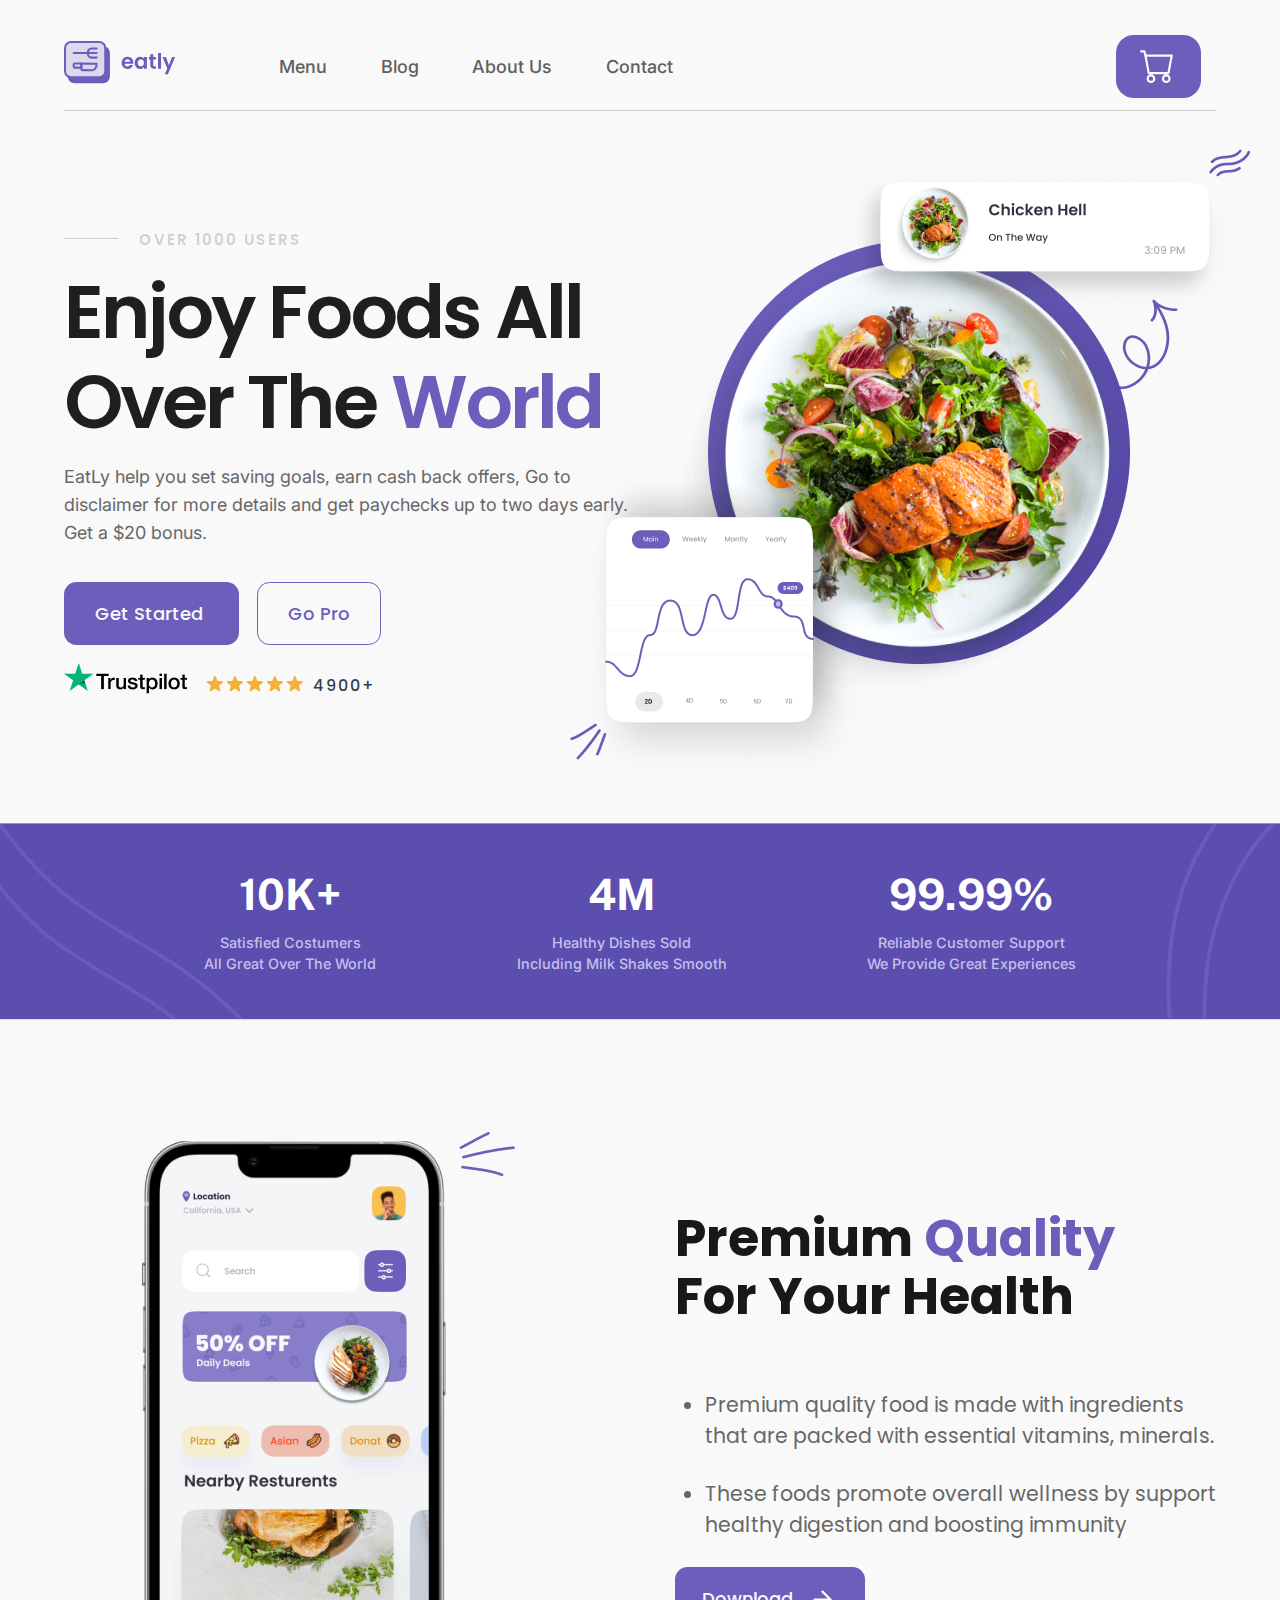
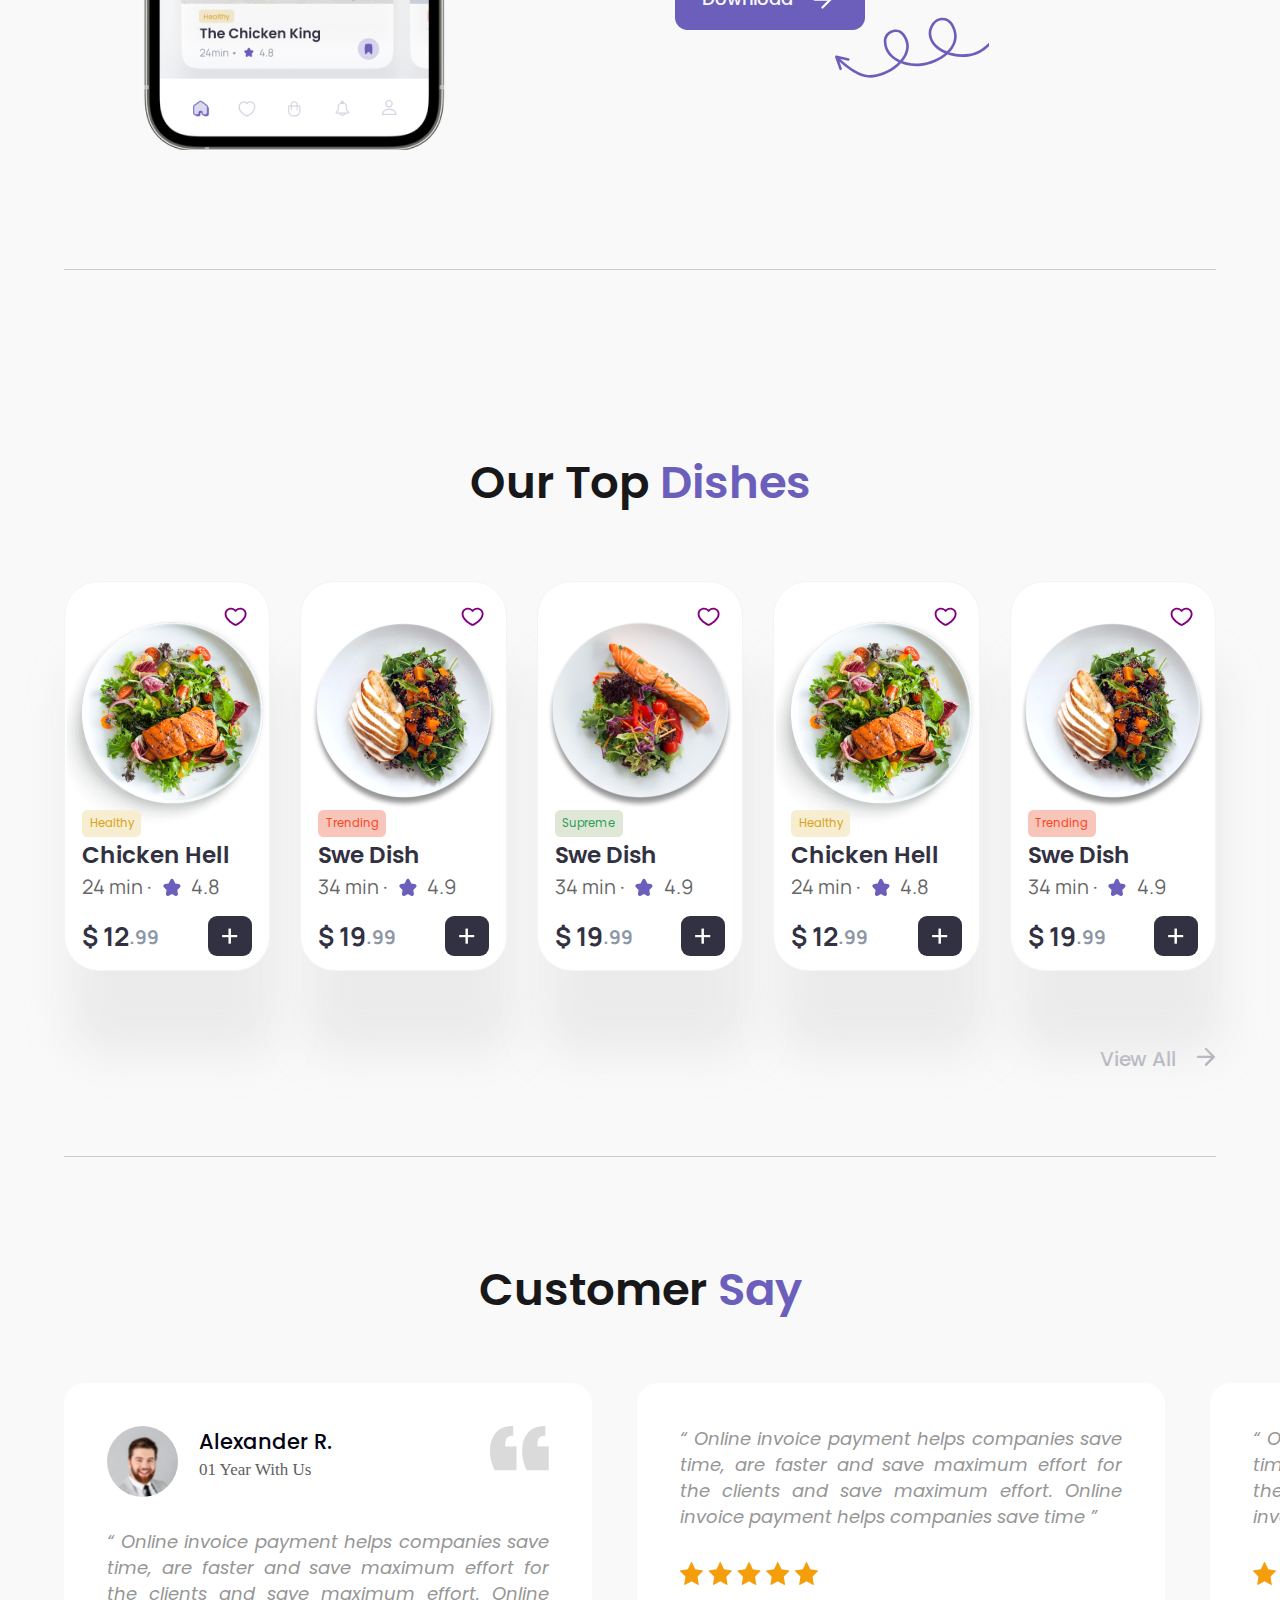
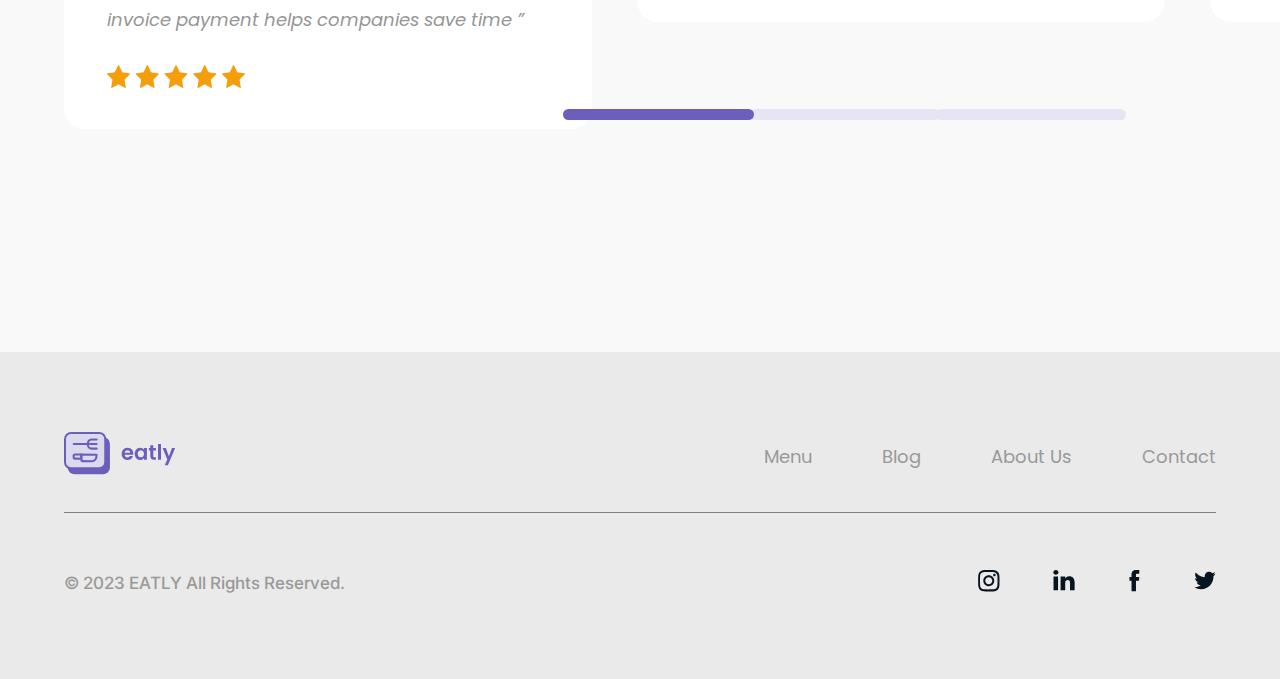
<file: index.html>
<!DOCTYPE html>
<html lang="en">
<head>
    <meta charset="UTF-8">
    <meta name="viewport" content="width=device-width, initial-scale=1.0">
    <link rel="preconnect" href="https://fonts.googleapis.com">
<link rel="preconnect" href="https://fonts.gstatic.com" crossorigin>
<link href="https://fonts.googleapis.com/css2?family=Inter:wght@400;500&family=Manrope:wght@400;700&family=Poppins:wght@400;500;600;700&family=Public+Sans:wght@700&display=swap" rel="stylesheet">
    <link rel="stylesheet" href="/css/style.css">
    <link rel="stylesheet" href="/css/media.css">
    <link rel="icon" href="favicon.svg">
    <title>Eatly</title>
</head>
<body>
    <div class="site">
        <div class="header">
            <div class="container">
                <div class="header__row">                    
                    <nav class="header__nav">
                        <a href="/index.html" class="header__logo">
                            <img src="/img/Logo.svg" alt="Logo">
                        </a>

                        <ul class="header__menu">
                            <li class="menu__item">
                                <a href="/pages/menu.html" class="menu__link">Menu</a>
                            </li>
                            <li class="menu__item">
                                <a href="/pages/blog.html" class="menu__link">Blog</a>
                            </li>
                            <li class="menu__item">
                                <a href="/pages/about.html" class="menu__link">About Us</a>
                            </li>
                            <li class="menu__item">
                                <a href="/pages/contact.html" class="menu__link">Contact</a>
                            </li>
                        </ul>                    
                    </nav>                    
                    
                    <div class="header__button">
                        <a href="/pages/shoping.html" class="btn btn--shop">
                            <svg xmlns="http://www.w3.org/2000/svg" width="34" height="30" fill="currentColor" viewBox="0 0 16 16">
                                <path d="M0 1.5A.5.5 0 0 1 .5 1H2a.5.5 0 0 1 .485.379L2.89 3H14.5a.5.5 0 0 1 .491.592l-1.5 8A.5.5 0 0 1 13 12H4a.5.5 0 0 1-.491-.408L2.01 3.607 1.61 2H.5a.5.5 0 0 1-.5-.5M3.102 4l1.313 7h8.17l1.313-7zM5 12a2 2 0 1 0 0 4 2 2 0 0 0 0-4m7 0a2 2 0 1 0 0 4 2 2 0 0 0 0-4m-7 1a1 1 0 1 1 0 2 1 1 0 0 1 0-2m7 0a1 1 0 1 1 0 2 1 1 0 0 1 0-2"/>
                            </svg>
                        </a>
                    </div>

                    <button class="header__burger">
                        <span></span>
                    </button>
                </div>
            </div>
        </div>

        <div class="promo">
            <div class="container">
                <div class="promo__row">
                    <div class="promo__left">
                        <div class="promo__line"></div>
                        <p class="promo__subtitle">OVER 1000 USERS</p>
                        <h1 class="promo__title">Enjoy Foods All Over The <span>World</span></h1>
                        <p class="promo__text">
                            EatLy help you set saving goals, earn cash back offers, Go to disclaimer for more details and get paychecks up to two days early. Get a $20 bonus.
                        </p>
                        <a href="/pages/menu.html" class="btn btn--get-started">Get Started </a>
                        <a href="https://play.google.com/store/apps?hl=ru&gl=US&pli=1" class="btn btn--Go-pro">Go Pro
                        </a>
                        <div class="promo__left_bottom">
                            <img class="promo__img" src="/img/trustpilot-1.png" alt="img">
                            <svg xmlns="http://www.w3.org/2000/svg" width="96" height="16" viewBox="0 0 96 16" fill="none">
                                <g opacity="0.8">
                                <path d="M6.95816 0.741543C7.27942 -0.247181 8.6782 -0.247181 8.99945 0.741543L10.1473 4.2742C10.291 4.71637 10.703 5.01575 11.1679 5.01575H14.8824C15.922 5.01575 16.3542 6.34607 15.5132 6.95713L12.5081 9.14044C12.132 9.41371 11.9746 9.89811 12.1183 10.3403L13.2661 13.8729C13.5874 14.8617 12.4557 15.6838 11.6147 15.0728L8.6096 12.8895C8.23347 12.6162 7.72415 12.6162 7.34801 12.8895L4.34295 15.0728C3.5019 15.6838 2.37026 14.8617 2.69151 13.8729L3.83935 10.3403C3.98302 9.89811 3.82563 9.41371 3.44949 9.14044L0.444434 6.95713C-0.396625 6.34607 0.0356224 5.01575 1.07523 5.01575H4.78969C5.25461 5.01575 5.66666 4.71637 5.81033 4.2742L6.95816 0.741543Z" fill="#F59E0B"/>
                                <path d="M26.9152 0.741543C27.2364 -0.247181 28.6352 -0.247181 28.9565 0.741543L30.1043 4.2742C30.248 4.71637 30.66 5.01575 31.125 5.01575H34.8394C35.879 5.01575 36.3113 6.34607 35.4702 6.95713L32.4652 9.14044C32.089 9.41371 31.9316 9.89811 32.0753 10.3403L33.2231 13.8729C33.5444 14.8617 32.4128 15.6838 31.5717 15.0728L28.5666 12.8895C28.1905 12.6162 27.6812 12.6162 27.305 12.8895L24.3 15.0728C23.4589 15.6838 22.3273 14.8617 22.6485 13.8729L23.7964 10.3403C23.94 9.89811 23.7827 9.41371 23.4065 9.14044L20.4015 6.95713C19.5604 6.34607 19.9927 5.01575 21.0323 5.01575H24.7467C25.2116 5.01575 25.6237 4.71637 25.7674 4.2742L26.9152 0.741543Z" fill="#F59E0B"/>
                                <path d="M46.8722 0.741543C47.1935 -0.247181 48.5923 -0.247181 48.9135 0.741543L50.0613 4.2742C50.205 4.71637 50.6171 5.01575 51.082 5.01575H54.7965C55.8361 5.01575 56.2683 6.34607 55.4272 6.95713L52.4222 9.14044C52.0461 9.41371 51.8887 9.89811 52.0323 10.3403L53.1802 13.8729C53.5014 14.8617 52.3698 15.6838 51.5287 15.0728L48.5237 12.8895C48.1475 12.6162 47.6382 12.6162 47.2621 12.8895L44.257 15.0728C43.416 15.6838 42.2843 14.8617 42.6056 13.8729L43.7534 10.3403C43.8971 9.89811 43.7397 9.41371 43.3636 9.14044L40.3585 6.95713C39.5174 6.34607 39.9497 5.01575 40.9893 5.01575H44.7037C45.1687 5.01575 45.5807 4.71637 45.7244 4.2742L46.8722 0.741543Z" fill="#F59E0B"/>
                                <path d="M66.8312 0.741543C67.1525 -0.247181 68.5512 -0.247181 68.8725 0.741543L70.0203 4.2742C70.164 4.71637 70.5761 5.01575 71.041 5.01575H74.7554C75.795 5.01575 76.2273 6.34607 75.3862 6.95713L72.3812 9.14044C72.005 9.41371 71.8476 9.89811 71.9913 10.3403L73.1391 13.8729C73.4604 14.8617 72.3288 15.6838 71.4877 15.0728L68.4826 12.8895C68.1065 12.6162 67.5972 12.6162 67.2211 12.8895L64.216 15.0728C63.3749 15.6838 62.2433 14.8617 62.5646 13.8729L63.7124 10.3403C63.8561 9.89811 63.6987 9.41371 63.3225 9.14044L60.3175 6.95713C59.4764 6.34607 59.9087 5.01575 60.9483 5.01575H64.6627C65.1277 5.01575 65.5397 4.71637 65.6834 4.2742L66.8312 0.741543Z" fill="#F59E0B"/>
                                <path d="M86.7882 0.741543C87.1095 -0.247181 88.5083 -0.247181 88.8295 0.741543L89.9774 4.2742C90.121 4.71637 90.5331 5.01575 90.998 5.01575H94.7125C95.7521 5.01575 96.1843 6.34607 95.3433 6.95713L92.3382 9.14044C91.9621 9.41371 91.8047 9.89811 91.9483 10.3403L93.0962 13.8729C93.4174 14.8617 92.2858 15.6838 91.4447 15.0728L88.4397 12.8895C88.0635 12.6162 87.5542 12.6162 87.1781 12.8895L84.173 15.0728C83.332 15.6838 82.2003 14.8617 82.5216 13.8729L83.6694 10.3403C83.8131 9.89811 83.6557 9.41371 83.2796 9.14044L80.2745 6.95713C79.4335 6.34607 79.8657 5.01575 80.9053 5.01575H84.6198C85.0847 5.01575 85.4967 4.71637 85.6404 4.2742L86.7882 0.741543Z" fill="#F59E0B"/>
                                </g>
                            </svg>
                            <span class="promo__subtitle">4900+</span>
                        </div>
                    </div>
                </div>
            </div>
        </div>

        <div class="premimum">
            <div class="container">
                <div class="premimum__row">
                    <div class="premimum__col">
                        <p class="premimum__title">10K+</p>
                        <p class="premimum__text">Satisfied Costumers <br>All Great Over The World </p>
                    </div>
                    <div class="premimum__col">
                        <p class="premimum__title">4M</p>
                        <p class="premimum__text">Healthy Dishes Sold<br>Including Milk Shakes Smooth </p>
                    </div>
                    <div class="premimum__col">
                        <p class="premimum__title">99.99%</p>
                        <p class="premimum__text">Reliable Customer Support<br>We Provide Great Experiences </p>
                    </div>
                </div>
            </div>
        </div>

        <div class="quality">
            <div class="container">
                <div class="quality__row">
                    <div class="quality__col">
                        <h2 class="quality__title">
                            Premium <span>Quality</span><br>For Your Health
                        </h2>
                        <ul class="quality__text">
                            <li>Premium quality food is made with ingredients that are packed with essential vitamins, minerals.</li>
                            <li>These foods promote overall wellness by support healthy digestion and boosting immunity</li>
                        </ul>
                        <div class="quality__button">
                            <a href="https://play.google.com/store/apps?hl=ru&gl=US&pli=1" class="btn btn--download">Download
                                <span><svg width="29" height="28" viewBox="0 0 29 28" fill="none" xmlns="http://www.w3.org/2000/svg">
                                <path d="M6.55469 13.5469H22.3588" stroke="white" stroke-width="2.25773" stroke-linecap="round" stroke-linejoin="round"/>
                                <path d="M14.4561 5.64453L22.3581 13.5466L14.4561 21.4487" stroke="white" stroke-width="2.25773" stroke-linecap="round" stroke-linejoin="round"/>
                                </svg>
                                </span>                            
                            </a>
                            <svg class='quality__decor-2' width="154" height="87" viewBox="0 0 154 87" xmlns="http://www.w3.org/2000/svg">
                                <path d="M168.51 6.14524C168.736 5.44942 168.356 4.70168 167.66 4.4751C166.964 4.24854 166.216 4.62893 165.99 5.32475L168.51 6.14524ZM134.211 38.1393L134.417 39.4481L134.211 38.1393ZM94.9327 16.2392L96.2576 16.2287L94.9327 16.2392ZM106.699 2.00495L106.79 3.32679L106.699 2.00495ZM119.187 12.3894L117.941 12.8395L119.187 12.3894ZM85.8664 47.5723L86.0118 48.8893L85.8664 47.5723ZM50.0898 25.0035L51.4127 24.9278L50.0898 25.0035ZM58.6008 14.038L58.9272 15.3222L58.6008 14.038ZM32.8261 59.2674L32.9313 57.9466L32.8261 59.2674ZM1.37233 39.7189L1.67289 38.4284C1.20208 38.3187 0.708912 38.4742 0.386083 38.834C0.0632658 39.1938 -0.0379848 39.7009 0.121904 40.1571L1.37233 39.7189ZM12.9722 43.781C13.6849 43.947 14.3973 43.5038 14.5633 42.7911C14.7293 42.0784 14.2861 41.3661 13.5734 41.2001L12.9722 43.781ZM4.36582 52.266C4.60787 52.9566 5.3639 53.3202 6.05449 53.0782C6.74509 52.8362 7.10871 52.0801 6.86667 51.3895L4.36582 52.266ZM167.25 5.735C165.99 5.32475 165.99 5.32442 165.99 5.32421C165.99 5.32428 165.99 5.32417 165.99 5.32431C165.99 5.3246 165.99 5.32531 165.989 5.32646C165.989 5.32876 165.987 5.33277 165.985 5.33847C165.982 5.34989 165.975 5.36806 165.967 5.39279C165.95 5.44226 165.924 5.51796 165.889 5.61827C165.819 5.8189 165.711 6.11784 165.564 6.50209C165.271 7.27077 164.824 8.37969 164.214 9.72495C162.993 12.4182 161.123 16.0443 158.531 19.7794C153.33 27.276 145.345 35.0415 134.004 36.8304L134.417 39.4481C146.782 37.4974 155.317 29.0607 160.708 21.2901C163.413 17.3916 165.358 13.6179 166.628 10.8196C167.263 9.41912 167.73 8.2594 168.041 7.44588C168.196 7.03902 168.311 6.71848 168.389 6.49739C168.428 6.38683 168.457 6.30111 168.477 6.24188C168.487 6.21227 168.495 6.18927 168.5 6.1731C168.503 6.16501 168.505 6.15862 168.507 6.15398C168.508 6.15165 168.508 6.14976 168.509 6.1483C168.509 6.14757 168.509 6.14681 168.509 6.14644C168.509 6.14579 168.51 6.14524 167.25 5.735ZM134.004 36.8304C125.148 38.2275 115.647 36.5955 108.382 32.7941C101.099 28.9829 96.3124 23.1503 96.2576 16.2287L93.6077 16.2497C93.6732 24.5238 99.3941 31.0818 107.154 35.1421C114.932 39.212 125.01 40.9322 134.417 39.4481L134.004 36.8304ZM96.2576 16.2287C96.2416 14.2002 97.0816 11.0373 98.8904 8.32693C100.682 5.64226 103.304 3.56809 106.79 3.32679L106.607 0.683114C102.057 0.998027 98.7776 3.72199 96.6862 6.85591C94.6119 9.96411 93.587 13.6403 93.6077 16.2497L96.2576 16.2287ZM106.79 3.32679C110.087 3.09861 112.447 4.40049 114.211 6.284C116.015 8.20966 117.182 10.7376 117.941 12.8395L120.433 11.9393C119.629 9.71127 118.313 6.78656 116.145 4.47227C113.938 2.11582 110.836 0.390421 106.607 0.683114L106.79 3.32679ZM117.941 12.8395C120.967 21.2178 117.74 28.9549 111.233 34.9948C104.704 41.0555 95.0158 45.2291 85.721 46.2553L86.0118 48.8893C95.8117 47.8074 106.047 43.4237 113.036 36.937C120.047 30.4296 123.933 21.6293 120.433 11.9393L117.941 12.8395ZM85.721 46.2553C77.749 47.1355 69.3253 45.6514 62.824 41.9973C56.3496 38.3582 51.8532 32.6242 51.4127 24.9278L48.767 25.0792C49.2704 33.875 54.4526 40.3319 61.5256 44.3074C68.5717 48.2677 77.5643 49.822 86.0118 48.8893L85.721 46.2553ZM51.4127 24.9278C51.2745 22.5139 51.8549 20.4733 53.06 18.8788C54.2673 17.2812 56.1875 16.0186 58.9272 15.3222L58.2744 12.7539C55.074 13.5674 52.5855 15.1114 50.9458 17.281C49.3038 19.4536 48.5988 22.1407 48.767 25.0792L51.4127 24.9278ZM58.9272 15.3222C61.4325 14.6854 63.4587 15.1941 65.1694 16.4251C66.9338 17.6947 68.426 19.7842 69.6426 22.384L72.0428 21.2608C70.7277 18.4505 68.9935 15.912 66.7172 14.2741C64.3872 12.5975 61.5583 11.9191 58.2744 12.7539L58.9272 15.3222ZM69.6426 22.384C73.7169 31.0908 69.408 40.2171 61.3002 47.2331C53.2116 54.2323 41.8197 58.6546 32.9313 57.9466L32.7209 60.5882C42.4857 61.3661 54.5525 56.5765 63.0342 49.237C71.4965 41.9143 76.8694 31.5752 72.0428 21.2608L69.6426 22.384ZM32.9313 57.9466C26.0317 57.397 18.4366 52.7361 12.4277 48.014C9.45504 45.6779 6.93009 43.3751 5.14816 41.6558C4.25787 40.7968 3.55474 40.0851 3.07579 39.5899C2.83636 39.3423 2.65307 39.1489 2.53054 39.0185C2.46928 38.9533 2.42322 38.9038 2.39295 38.8711C2.3778 38.8548 2.36661 38.8426 2.35943 38.8348C2.35585 38.8309 2.35327 38.8281 2.3517 38.8264C2.35091 38.8256 2.35038 38.825 2.35011 38.8247C2.34997 38.8245 2.34996 38.8245 2.34988 38.8244C2.34994 38.8245 2.35004 38.8246 1.37233 39.7189C0.394615 40.6131 0.39485 40.6134 0.395158 40.6137C0.395344 40.6139 0.395711 40.6143 0.396083 40.6147C0.396828 40.6155 0.397834 40.6166 0.39909 40.618C0.401613 40.6208 0.405156 40.6246 0.409706 40.6295C0.418806 40.6394 0.431948 40.6537 0.449073 40.6722C0.48331 40.7091 0.533445 40.763 0.598903 40.8327C0.729812 40.9721 0.922037 41.1748 1.17093 41.4321C1.66864 41.9468 2.39344 42.6803 3.30813 43.5628C5.1362 45.3267 7.72958 47.6923 10.7903 50.0976C16.8481 54.8582 24.9799 59.9716 32.7209 60.5882L32.9313 57.9466ZM1.07177 41.0093L12.9722 43.781L13.5734 41.2001L1.67289 38.4284L1.07177 41.0093ZM0.121904 40.1571L4.36582 52.266L6.86667 51.3895L2.62275 39.2806L0.121904 40.1571Z" fill="#6C5FBC"/>
                            </svg>
    
                        </div>    
                    </div>
                </div>
            </div>
        </div>

        <div class="dishes">
            <div class="container">
                <div class="dishes__row">
                    <h2 class="dishes__title">Our Top <span>Dishes</span></h2>
                    <ul class="dishes__cards">
                        <li class="dishes__item">
                            <div class="dishes__category_card">
                                <div class="dishes__item_like">
                                    <svg width="23" height="19" viewBox="0 0 23 19" fill="purple" xmlns="http://www.w3.org/2000/svg">
                                    <path fill-rule="evenodd" clip-rule="evenodd" d="M0.619141 6.66326C0.619141 3.27576 3.59099 0.66748 7.0793 0.66748C8.87745 0.66748 10.4597 1.51061 11.5951 2.60156C12.7306 1.51061 14.3128 0.66748 16.111 0.66748C19.5993 0.66748 22.5712 3.27576 22.5712 6.66326C22.5712 8.98374 21.5816 11.0244 20.2106 12.7493C18.842 14.4712 17.0517 15.9327 15.3376 17.1202C14.6829 17.5737 14.0206 17.9921 13.4144 18.3009C12.8452 18.5907 12.1907 18.8563 11.5951 18.8563C10.9996 18.8563 10.3451 18.5907 9.77593 18.3009C9.16974 17.9921 8.50739 17.5737 7.85268 17.1202C6.13857 15.9327 4.34831 14.4712 2.9797 12.7493C1.60871 11.0244 0.619141 8.98374 0.619141 6.66326ZM7.0793 2.54908C4.47109 2.54908 2.50074 4.46719 2.50074 6.66326C2.50074 8.42381 3.2481 10.0629 4.4527 11.5785C5.65968 13.0971 7.28368 14.4369 8.9242 15.5735C9.54498 16.0035 10.1297 16.3695 10.6298 16.6242C11.167 16.8977 11.4781 16.9747 11.5951 16.9747C11.7122 16.9747 12.0233 16.8977 12.5605 16.6242C13.0606 16.3695 13.6453 16.0035 14.2661 15.5735C15.9066 14.4369 17.5306 13.0971 18.7376 11.5785C19.9422 10.0629 20.6896 8.42381 20.6896 6.66326C20.6896 4.46719 18.7192 2.54908 16.111 2.54908C14.613 2.54908 13.2143 3.444 12.341 4.57986C12.1629 4.81147 11.8873 4.9472 11.5951 4.9472C11.303 4.9472 11.0274 4.81147 10.8493 4.57986C9.97597 3.444 8.57725 2.54908 7.0793 2.54908Z"/>
                                    </svg> 
                                </div>
                                <h4 class="dishes__category dishes__category_1">Healthy</h4>
                                <div class="dishes__subtitle"> <a href='#'>Chicken Hell</a></div>
                                <div class="dishes__comment">24 min ·<span class="dishes__comment_star"><svg width="26" height="27" viewBox="0 0 26 27" fill="none" xmlns="http://www.w3.org/2000/svg">
                                    <path d="M15.9993 21.687C17.7033 22.6197 19.2019 21.4893 18.876 19.511L18.2909 15.9589L20.7696 13.4433C22.1482 12.0443 21.5786 10.2111 19.6708 9.92245L16.2453 9.40421L14.7209 6.18842C13.867 4.38709 12.013 4.36771 11.1575 6.17244L9.62555 9.40421L6.19999 9.92245C4.29484 10.2107 3.72066 12.0423 5.10119 13.4433L7.57994 15.9589L6.99479 19.511C6.66935 21.4865 8.16507 22.621 9.87149 21.687L12.9354 20.01L15.9993 21.687Z" fill="#6C5FBC"/>
                                    <mask id="mask0_1_16751" style="mask-type:luminance" maskUnits="userSpaceOnUse" x="4" y="4" width="18" height="19">
                                    <path d="M15.9993 21.687C17.7033 22.6197 19.2019 21.4893 18.876 19.511L18.2909 15.9589L20.7696 13.4433C22.1482 12.0443 21.5786 10.2111 19.6708 9.92245L16.2453 9.40421L14.7209 6.18842C13.867 4.38709 12.013 4.36771 11.1575 6.17244L9.62555 9.40421L6.19999 9.92245C4.29484 10.2107 3.72066 12.0423 5.10119 13.4433L7.57994 15.9589L6.99479 19.511C6.66935 21.4865 8.16507 22.621 9.87149 21.687L12.9354 20.01L15.9993 21.687Z" fill="white"/>
                                    </mask>
                                    <g mask="url(#mask0_1_16751)">
                                    </g>
                                    </svg></span><span>4.8</span>   
                                </div>
                                <div class="dishes__price">$ 12<span class="dishes__price_sub">.99</span>
                                    <div class='dishes__add'>
                                    </div>
                                </div>
                            </div>
                        </li>
                        <li class="dishes__item">
                            <div class="dishes__category_card">
                                <div class="dishes__item_like">
                                    <svg width="23" height="19" viewBox="0 0 23 19" fill="purple" xmlns="http://www.w3.org/2000/svg">
                                    <path fill-rule="evenodd" clip-rule="evenodd" d="M0.619141 6.66326C0.619141 3.27576 3.59099 0.66748 7.0793 0.66748C8.87745 0.66748 10.4597 1.51061 11.5951 2.60156C12.7306 1.51061 14.3128 0.66748 16.111 0.66748C19.5993 0.66748 22.5712 3.27576 22.5712 6.66326C22.5712 8.98374 21.5816 11.0244 20.2106 12.7493C18.842 14.4712 17.0517 15.9327 15.3376 17.1202C14.6829 17.5737 14.0206 17.9921 13.4144 18.3009C12.8452 18.5907 12.1907 18.8563 11.5951 18.8563C10.9996 18.8563 10.3451 18.5907 9.77593 18.3009C9.16974 17.9921 8.50739 17.5737 7.85268 17.1202C6.13857 15.9327 4.34831 14.4712 2.9797 12.7493C1.60871 11.0244 0.619141 8.98374 0.619141 6.66326ZM7.0793 2.54908C4.47109 2.54908 2.50074 4.46719 2.50074 6.66326C2.50074 8.42381 3.2481 10.0629 4.4527 11.5785C5.65968 13.0971 7.28368 14.4369 8.9242 15.5735C9.54498 16.0035 10.1297 16.3695 10.6298 16.6242C11.167 16.8977 11.4781 16.9747 11.5951 16.9747C11.7122 16.9747 12.0233 16.8977 12.5605 16.6242C13.0606 16.3695 13.6453 16.0035 14.2661 15.5735C15.9066 14.4369 17.5306 13.0971 18.7376 11.5785C19.9422 10.0629 20.6896 8.42381 20.6896 6.66326C20.6896 4.46719 18.7192 2.54908 16.111 2.54908C14.613 2.54908 13.2143 3.444 12.341 4.57986C12.1629 4.81147 11.8873 4.9472 11.5951 4.9472C11.303 4.9472 11.0274 4.81147 10.8493 4.57986C9.97597 3.444 8.57725 2.54908 7.0793 2.54908Z"/>
                                    </svg> 
                                </div>                                
                                <h4 class="dishes__category dishes__category_2">Trending</h4>
                                <div class="dishes__subtitle"> <a href='#'>Swe Dish</a></div>
                                <div class="dishes__comment">34 min ·<span class="dishes__comment_star"><svg width="26" height="27" viewBox="0 0 26 27" fill="none" xmlns="http://www.w3.org/2000/svg">
                                    <path d="M15.9993 21.687C17.7033 22.6197 19.2019 21.4893 18.876 19.511L18.2909 15.9589L20.7696 13.4433C22.1482 12.0443 21.5786 10.2111 19.6708 9.92245L16.2453 9.40421L14.7209 6.18842C13.867 4.38709 12.013 4.36771 11.1575 6.17244L9.62555 9.40421L6.19999 9.92245C4.29484 10.2107 3.72066 12.0423 5.10119 13.4433L7.57994 15.9589L6.99479 19.511C6.66935 21.4865 8.16507 22.621 9.87149 21.687L12.9354 20.01L15.9993 21.687Z" fill="#6C5FBC"/>
                                    <mask id="mask0_1_16751" style="mask-type:luminance" maskUnits="userSpaceOnUse" x="4" y="4" width="18" height="19">
                                    <path d="M15.9993 21.687C17.7033 22.6197 19.2019 21.4893 18.876 19.511L18.2909 15.9589L20.7696 13.4433C22.1482 12.0443 21.5786 10.2111 19.6708 9.92245L16.2453 9.40421L14.7209 6.18842C13.867 4.38709 12.013 4.36771 11.1575 6.17244L9.62555 9.40421L6.19999 9.92245C4.29484 10.2107 3.72066 12.0423 5.10119 13.4433L7.57994 15.9589L6.99479 19.511C6.66935 21.4865 8.16507 22.621 9.87149 21.687L12.9354 20.01L15.9993 21.687Z" fill="white"/>
                                    </mask>
                                    <g mask="url(#mask0_1_16751)">
                                    </g>
                                    </svg></span><span>4.9</span>
                                </div>                             
                                <div class="dishes__price">$ 19<span class="dishes__price_sub">.99</span>
                                    <div class='dishes__add'>
                                    </div>
                                </div>
                        </div>
                        </li>
                        <li class="dishes__item">
                            <div class="dishes__category_card">
                                <div class="dishes__item_like">
                                    <svg width="23" height="19" viewBox="0 0 23 19" fill="purple" xmlns="http://www.w3.org/2000/svg">
                                    <path fill-rule="evenodd" clip-rule="evenodd" d="M0.619141 6.66326C0.619141 3.27576 3.59099 0.66748 7.0793 0.66748C8.87745 0.66748 10.4597 1.51061 11.5951 2.60156C12.7306 1.51061 14.3128 0.66748 16.111 0.66748C19.5993 0.66748 22.5712 3.27576 22.5712 6.66326C22.5712 8.98374 21.5816 11.0244 20.2106 12.7493C18.842 14.4712 17.0517 15.9327 15.3376 17.1202C14.6829 17.5737 14.0206 17.9921 13.4144 18.3009C12.8452 18.5907 12.1907 18.8563 11.5951 18.8563C10.9996 18.8563 10.3451 18.5907 9.77593 18.3009C9.16974 17.9921 8.50739 17.5737 7.85268 17.1202C6.13857 15.9327 4.34831 14.4712 2.9797 12.7493C1.60871 11.0244 0.619141 8.98374 0.619141 6.66326ZM7.0793 2.54908C4.47109 2.54908 2.50074 4.46719 2.50074 6.66326C2.50074 8.42381 3.2481 10.0629 4.4527 11.5785C5.65968 13.0971 7.28368 14.4369 8.9242 15.5735C9.54498 16.0035 10.1297 16.3695 10.6298 16.6242C11.167 16.8977 11.4781 16.9747 11.5951 16.9747C11.7122 16.9747 12.0233 16.8977 12.5605 16.6242C13.0606 16.3695 13.6453 16.0035 14.2661 15.5735C15.9066 14.4369 17.5306 13.0971 18.7376 11.5785C19.9422 10.0629 20.6896 8.42381 20.6896 6.66326C20.6896 4.46719 18.7192 2.54908 16.111 2.54908C14.613 2.54908 13.2143 3.444 12.341 4.57986C12.1629 4.81147 11.8873 4.9472 11.5951 4.9472C11.303 4.9472 11.0274 4.81147 10.8493 4.57986C9.97597 3.444 8.57725 2.54908 7.0793 2.54908Z"/>
                                    </svg> 
                                </div>
                                <h4 class="dishes__category dishes__category_3">Supreme</h4>
                                <div class="dishes__subtitle"> <a href='#'>Swe Dish</a></div>
                                <div class="dishes__comment">34 min ·<span class="dishes__comment_star"><svg width="26" height="27" viewBox="0 0 26 27" fill="none" xmlns="http://www.w3.org/2000/svg">
                                    <path d="M15.9993 21.687C17.7033 22.6197 19.2019 21.4893 18.876 19.511L18.2909 15.9589L20.7696 13.4433C22.1482 12.0443 21.5786 10.2111 19.6708 9.92245L16.2453 9.40421L14.7209 6.18842C13.867 4.38709 12.013 4.36771 11.1575 6.17244L9.62555 9.40421L6.19999 9.92245C4.29484 10.2107 3.72066 12.0423 5.10119 13.4433L7.57994 15.9589L6.99479 19.511C6.66935 21.4865 8.16507 22.621 9.87149 21.687L12.9354 20.01L15.9993 21.687Z" fill="#6C5FBC"/>
                                    <mask id="mask0_1_16751" style="mask-type:luminance" maskUnits="userSpaceOnUse" x="4" y="4" width="18" height="19">
                                    <path d="M15.9993 21.687C17.7033 22.6197 19.2019 21.4893 18.876 19.511L18.2909 15.9589L20.7696 13.4433C22.1482 12.0443 21.5786 10.2111 19.6708 9.92245L16.2453 9.40421L14.7209 6.18842C13.867 4.38709 12.013 4.36771 11.1575 6.17244L9.62555 9.40421L6.19999 9.92245C4.29484 10.2107 3.72066 12.0423 5.10119 13.4433L7.57994 15.9589L6.99479 19.511C6.66935 21.4865 8.16507 22.621 9.87149 21.687L12.9354 20.01L15.9993 21.687Z" fill="white"/>
                                    </mask>
                                    <g mask="url(#mask0_1_16751)">
                                    </g>
                                    </svg></span><span>4.9</span>    
                                </div>                         
                                <div class="dishes__price">$ 19<span class="dishes__price_sub">.99</span>
                                    <div class='dishes__add'>
                                    </div>
                                </div>
                        </div>
                        </li>
                        <li class="dishes__item">
                            <div class="dishes__category_card">
                                <div class="dishes__item_like">
                                    <svg width="23" height="19" viewBox="0 0 23 19" fill="purple" xmlns="http://www.w3.org/2000/svg">
                                    <path fill-rule="evenodd" clip-rule="evenodd" d="M0.619141 6.66326C0.619141 3.27576 3.59099 0.66748 7.0793 0.66748C8.87745 0.66748 10.4597 1.51061 11.5951 2.60156C12.7306 1.51061 14.3128 0.66748 16.111 0.66748C19.5993 0.66748 22.5712 3.27576 22.5712 6.66326C22.5712 8.98374 21.5816 11.0244 20.2106 12.7493C18.842 14.4712 17.0517 15.9327 15.3376 17.1202C14.6829 17.5737 14.0206 17.9921 13.4144 18.3009C12.8452 18.5907 12.1907 18.8563 11.5951 18.8563C10.9996 18.8563 10.3451 18.5907 9.77593 18.3009C9.16974 17.9921 8.50739 17.5737 7.85268 17.1202C6.13857 15.9327 4.34831 14.4712 2.9797 12.7493C1.60871 11.0244 0.619141 8.98374 0.619141 6.66326ZM7.0793 2.54908C4.47109 2.54908 2.50074 4.46719 2.50074 6.66326C2.50074 8.42381 3.2481 10.0629 4.4527 11.5785C5.65968 13.0971 7.28368 14.4369 8.9242 15.5735C9.54498 16.0035 10.1297 16.3695 10.6298 16.6242C11.167 16.8977 11.4781 16.9747 11.5951 16.9747C11.7122 16.9747 12.0233 16.8977 12.5605 16.6242C13.0606 16.3695 13.6453 16.0035 14.2661 15.5735C15.9066 14.4369 17.5306 13.0971 18.7376 11.5785C19.9422 10.0629 20.6896 8.42381 20.6896 6.66326C20.6896 4.46719 18.7192 2.54908 16.111 2.54908C14.613 2.54908 13.2143 3.444 12.341 4.57986C12.1629 4.81147 11.8873 4.9472 11.5951 4.9472C11.303 4.9472 11.0274 4.81147 10.8493 4.57986C9.97597 3.444 8.57725 2.54908 7.0793 2.54908Z"/>
                                    </svg> 
                                </div>
                                <h4 class="dishes__category dishes__category_1">Healthy</h4>
                                <div class="dishes__subtitle"> <a href='#'>Chicken Hell</a></div>
                                <div class="dishes__comment">24 min ·<span class="dishes__comment_star"><svg width="26" height="27" viewBox="0 0 26 27" fill="none" xmlns="http://www.w3.org/2000/svg">
                                    <path d="M15.9993 21.687C17.7033 22.6197 19.2019 21.4893 18.876 19.511L18.2909 15.9589L20.7696 13.4433C22.1482 12.0443 21.5786 10.2111 19.6708 9.92245L16.2453 9.40421L14.7209 6.18842C13.867 4.38709 12.013 4.36771 11.1575 6.17244L9.62555 9.40421L6.19999 9.92245C4.29484 10.2107 3.72066 12.0423 5.10119 13.4433L7.57994 15.9589L6.99479 19.511C6.66935 21.4865 8.16507 22.621 9.87149 21.687L12.9354 20.01L15.9993 21.687Z" fill="#6C5FBC"/>
                                    <mask id="mask0_1_16751" style="mask-type:luminance" maskUnits="userSpaceOnUse" x="4" y="4" width="18" height="19">
                                    <path d="M15.9993 21.687C17.7033 22.6197 19.2019 21.4893 18.876 19.511L18.2909 15.9589L20.7696 13.4433C22.1482 12.0443 21.5786 10.2111 19.6708 9.92245L16.2453 9.40421L14.7209 6.18842C13.867 4.38709 12.013 4.36771 11.1575 6.17244L9.62555 9.40421L6.19999 9.92245C4.29484 10.2107 3.72066 12.0423 5.10119 13.4433L7.57994 15.9589L6.99479 19.511C6.66935 21.4865 8.16507 22.621 9.87149 21.687L12.9354 20.01L15.9993 21.687Z" fill="white"/>
                                    </mask>
                                    <g mask="url(#mask0_1_16751)">
                                    </g>
                                    </svg></span><span>4.8</span> 
                                </div>                            
                                <div class="dishes__price">$ 12<span class="dishes__price_sub">.99</span>
                                    <div class='dishes__add'>
                                    </div>
                                </div>
                            </div>
                        </li>
                        <li class="dishes__item">
                            <div class="dishes__category_card">
                                <div class="dishes__item_like">
                                    <svg width="23" height="19" viewBox="0 0 23 19" fill="purple" xmlns="http://www.w3.org/2000/svg">
                                    <path fill-rule="evenodd" clip-rule="evenodd" d="M0.619141 6.66326C0.619141 3.27576 3.59099 0.66748 7.0793 0.66748C8.87745 0.66748 10.4597 1.51061 11.5951 2.60156C12.7306 1.51061 14.3128 0.66748 16.111 0.66748C19.5993 0.66748 22.5712 3.27576 22.5712 6.66326C22.5712 8.98374 21.5816 11.0244 20.2106 12.7493C18.842 14.4712 17.0517 15.9327 15.3376 17.1202C14.6829 17.5737 14.0206 17.9921 13.4144 18.3009C12.8452 18.5907 12.1907 18.8563 11.5951 18.8563C10.9996 18.8563 10.3451 18.5907 9.77593 18.3009C9.16974 17.9921 8.50739 17.5737 7.85268 17.1202C6.13857 15.9327 4.34831 14.4712 2.9797 12.7493C1.60871 11.0244 0.619141 8.98374 0.619141 6.66326ZM7.0793 2.54908C4.47109 2.54908 2.50074 4.46719 2.50074 6.66326C2.50074 8.42381 3.2481 10.0629 4.4527 11.5785C5.65968 13.0971 7.28368 14.4369 8.9242 15.5735C9.54498 16.0035 10.1297 16.3695 10.6298 16.6242C11.167 16.8977 11.4781 16.9747 11.5951 16.9747C11.7122 16.9747 12.0233 16.8977 12.5605 16.6242C13.0606 16.3695 13.6453 16.0035 14.2661 15.5735C15.9066 14.4369 17.5306 13.0971 18.7376 11.5785C19.9422 10.0629 20.6896 8.42381 20.6896 6.66326C20.6896 4.46719 18.7192 2.54908 16.111 2.54908C14.613 2.54908 13.2143 3.444 12.341 4.57986C12.1629 4.81147 11.8873 4.9472 11.5951 4.9472C11.303 4.9472 11.0274 4.81147 10.8493 4.57986C9.97597 3.444 8.57725 2.54908 7.0793 2.54908Z"/>
                                    </svg> 
                                </div>
                                <h4 class="dishes__category dishes__category_2">Trending</h4>
                                <div class="dishes__subtitle"> <a href='#'>Swe Dish</a></div>
                                <div class="dishes__comment">34 min ·<span class="dishes__comment_star"><svg width="26" height="27" viewBox="0 0 26 27" fill="none" xmlns="http://www.w3.org/2000/svg">
                                    <path d="M15.9993 21.687C17.7033 22.6197 19.2019 21.4893 18.876 19.511L18.2909 15.9589L20.7696 13.4433C22.1482 12.0443 21.5786 10.2111 19.6708 9.92245L16.2453 9.40421L14.7209 6.18842C13.867 4.38709 12.013 4.36771 11.1575 6.17244L9.62555 9.40421L6.19999 9.92245C4.29484 10.2107 3.72066 12.0423 5.10119 13.4433L7.57994 15.9589L6.99479 19.511C6.66935 21.4865 8.16507 22.621 9.87149 21.687L12.9354 20.01L15.9993 21.687Z" fill="#6C5FBC"/>
                                    <mask id="mask0_1_16751" style="mask-type:luminance" maskUnits="userSpaceOnUse" x="4" y="4" width="18" height="19">
                                    <path d="M15.9993 21.687C17.7033 22.6197 19.2019 21.4893 18.876 19.511L18.2909 15.9589L20.7696 13.4433C22.1482 12.0443 21.5786 10.2111 19.6708 9.92245L16.2453 9.40421L14.7209 6.18842C13.867 4.38709 12.013 4.36771 11.1575 6.17244L9.62555 9.40421L6.19999 9.92245C4.29484 10.2107 3.72066 12.0423 5.10119 13.4433L7.57994 15.9589L6.99479 19.511C6.66935 21.4865 8.16507 22.621 9.87149 21.687L12.9354 20.01L15.9993 21.687Z" fill="white"/>
                                    </mask>
                                    <g mask="url(#mask0_1_16751)">
                                    </g>
                                    </svg></span><span>4.9</span>  
                                </div>                           
                                <div class="dishes__price">$ 19<span class="dishes__price_sub">.99</span>
                                    <div class='dishes__add'>
                                    </div>
                                </div>
                            </div>    
                        </li>
                    </ul>
                    <div class="dishes__button">
                        <a href="#" class="btn btn--view-all">View All <span> <img src="/img/arrow.png" alt="arrow"> </span></a>
                    </div>
                </div>
            </div>
        </div>

        <div class="customer">
            <div class="container">
                <div class="customer__row">
                    <h2 class="customer__title">Customer <span>Say</span></h2>
                    <div class="customer__card">
                        <div class="customer__list">
                            <ul class="customer__slider">
                                <li class="customer__item customer__item-active">
                                    <div class="customer__item_top">
                                        <div class="customer__item_img"></div>
                                        <div class="customer__item_col">
                                            <div class="customer__item_name">Alexander R.</div>
                                            <div class="customer__item_date">01 Year With Us </div>                                            
                                        </div>
                                        <div class="customer__item_decor"><img src="/img/decor6.png" alt="decor"></div>
                                    </div>
                                    <div class="customer__item_row" >    
                                        <div class="customer__item_text ">“ Online invoice payment helps companies save time, are faster and save maximum effort for the clients and save maximum effort. Online invoice payment helps companies save time ”</div>
                                        <div class="customer__item_rating"></div>
                                    </div>
                                </li>
                                <li class="customer__item">
                                    <!-- <div class="customer__item_top">
                                        <div class="customer__item_img"></div>
                                        <div class="customer__item_col">
                                            <div class="customer__item_name">Alexander R.</div>
                                            <div class="customer__item_date">01 Year With Us </div>                                            
                                        </div>
                                        <div class="customer__item_decor"><img src="/img/decor6.png"></div>
                                    </div> -->
                                    <div class="customer__item_row" >    
                                        <div class="customer__item_text ">“ Online invoice payment helps companies save time, are faster and save maximum effort for the clients and save maximum effort. Online invoice payment helps companies save time ”</div>
                                        <div class="customer__item_rating"></div>
                                    </div>
                                </li>
                                <li class="customer__item">
                                    <!-- <div class="customer__item_top">
                                        <div class="customer__item_img"></div>
                                        <div class="customer__item_col">
                                            <div class="customer__item_name">Alexander R.</div>
                                            <div class="customer__item_date">01 Year With Us </div>                                            
                                        </div>
                                        <div class="customer__item_decor"><img src="/img/decor6.png"></div>
                                    </div> -->
                                    <div class="customer__item_row" >    
                                        <div class="customer__item_text ">“ Online invoice payment helps companies save time, are faster and save maximum effort for the clients and save maximum effort. Online invoice payment helps companies save time ”</div>
                                        <div class="customer__item_rating"></div>
                                    </div>
                                </li>
                            </ul>
                        </div>
                        <ul class="customer__slider_control">
                            <li><button class="customer__button customer__button-active"></button></li>
                            <li><button class="customer__button"></button></li>
                            <li><button class="customer__button"></button></li>
                        </ul>    
                    </div>
                </div>
            </div>
        </div>

        <div class="footer">
            <div class="container">
                <div class="footer__row">                    
                    <nav class="footer__nav">
                        <a href="/index.html" class="logo">
                            <img src="/img/Logo.svg" alt="Logo">
                        </a>
                        <ul class="menu menu-footer">
                            <li class="menu__item">
                                <a href="/pages/menu.html" class="menu__link">Menu</a>
                            </li>
                            <li class="menu__item">
                                <a href="/pages/blog.html" class="menu__link">Blog</a>
                            </li>
                            <li class="menu__item">
                                <a href="/pages/about.html" class="menu__link">About Us</a>
                            </li>
                            <li class="menu__item">
                                <a href="/pages/contact.html" class="menu__link">Contact</a>
                            </li>
                        </ul>
                    </nav>
                </div>
                <div class="footer__bottom">
                    <p class="footer__text">© 2023 EATLY All Rights Reserved.</p>
                    <div class="footer__socials">
                        <a href="#" class="footer__icon">
                            <svg width="22" height="22" viewBox="0 0 22 22" xmlns="http://www.w3.org/2000/svg">
                                <path fill-rule="evenodd" clip-rule="evenodd" d="M10.7721 0C12.1916 0.0506994 13.6618 0.0506994 15.0812 0.101392C16.3486 0.152085 17.5146 0.354867 18.6299 1.0139C20.0494 1.87572 20.9112 3.14309 21.2154 4.76533C21.3674 5.72853 21.4181 6.74243 21.4688 7.70564C21.5195 9.83483 21.4688 11.964 21.4688 14.0932C21.4688 15.2085 21.4181 16.3238 21.0633 17.3884C20.3535 19.4669 18.8834 20.7342 16.7542 21.1398C15.791 21.3426 14.7771 21.3426 13.8139 21.3933C11.6846 21.444 9.60615 21.3933 7.47694 21.3933C6.36165 21.3933 5.24635 21.3426 4.18176 20.9877C2.10325 20.278 0.835867 18.8078 0.430303 16.6786C0.227525 15.7154 0.227525 14.7015 0.176829 13.7383C0.126131 11.6091 0.176829 9.47996 0.176829 7.35077C0.176829 6.23549 0.227525 5.1202 0.582391 4.05559C1.29213 1.9771 2.76229 0.709734 4.89148 0.304173C5.8547 0.101399 6.8686 0.101399 7.83181 0.0506994C8.79502 0 9.75823 0 10.7721 0ZM19.5426 10.4939C19.4919 10.4939 19.5426 10.4939 19.5426 10.4939C19.4919 9.6321 19.4919 8.82097 19.4919 7.95916C19.4919 7.14805 19.4412 6.33692 19.3398 5.52581C19.137 3.70078 18.0724 2.4841 16.2981 2.12924C15.3855 1.92646 14.3716 1.92646 13.4591 1.92646C11.6341 1.87577 9.85976 1.87577 8.03473 1.92646C7.12222 1.92646 6.2097 1.97715 5.34788 2.12924C3.82702 2.38271 2.76243 3.24453 2.30617 4.76538C2.15408 5.27233 2.10339 5.77928 2.05269 6.28623C2.002 8.21264 2.002 10.139 2.002 12.0655C2.002 13.2821 2.05269 14.5495 2.15408 15.7662C2.30617 17.5912 3.42146 18.8586 5.2465 19.1627C6.159 19.3148 7.12222 19.3655 8.08543 19.3655C9.85976 19.4162 11.6341 19.3655 13.4591 19.3655C14.2703 19.3655 15.0814 19.3148 15.8925 19.2134C16.6529 19.1627 17.3627 18.9093 17.971 18.4023C18.9849 17.5912 19.3398 16.5266 19.3905 15.3099C19.4919 13.7891 19.4919 12.1668 19.5426 10.4939Z"/>
                                <path fill-rule="evenodd" clip-rule="evenodd" d="M16.2471 10.6962C16.2471 13.7379 13.8137 16.1712 10.772 16.1712C7.73025 16.1712 5.29688 13.7379 5.29688 10.6455C5.29688 7.65453 7.78094 5.22119 10.8227 5.22119C13.8137 5.22119 16.2471 7.65453 16.2471 10.6962ZM10.7719 14.2448C12.6983 14.2448 14.3205 12.6226 14.3205 10.6962C14.3205 8.76976 12.6983 7.14752 10.7719 7.14752C8.79474 7.14752 7.22318 8.76976 7.22318 10.6962C7.17248 12.6226 8.79474 14.2448 10.7719 14.2448Z"/>
                                <path d="M17.7184 4.96758C17.7184 5.67731 17.1607 6.28566 16.451 6.28566C15.7413 6.28566 15.1329 5.67731 15.1836 4.96758C15.1836 4.25785 15.7413 3.7002 16.451 3.7002C17.1607 3.7002 17.7184 4.25784 17.7184 4.96758Z" />
                            </svg>
                        </a>
                        <a href="#" class="footer__icon"><svg width="22" height="21" viewBox="0 0 22 21" xmlns="http://www.w3.org/2000/svg">
                            <path fill-rule="evenodd" clip-rule="evenodd" d="M21.6325 12.4811V20.3602H17.0315V12.9987C17.0315 11.1583 16.3989 9.89304 14.731 9.89304C13.4658 9.89304 12.7181 10.7557 12.373 11.5609C12.258 11.8484 12.2005 12.251 12.2005 12.6536V20.3602H7.59952C7.59952 20.3602 7.65703 7.88013 7.59952 6.61487H12.2005V8.57027C12.2005 8.57027 12.2005 8.62777 12.143 8.62777H12.2005V8.57027C12.8331 7.65008 13.8684 6.26979 16.3414 6.26979C19.332 6.26979 21.6325 8.28271 21.6325 12.4811ZM2.88298 0.000976562C1.33014 0.000976562 0.294922 1.03619 0.294922 2.35897C0.294922 3.68174 1.27263 4.71697 2.82546 4.71697H2.88298C4.49333 4.71697 5.47103 3.68175 5.47103 2.35897C5.41352 1.03619 4.43581 0.000976562 2.88298 0.000976562ZM0.525568 20.3602H5.06905V6.61489H0.525568V20.3602Z"/>
                            </svg>
                        </a>
                        <a href="#" class="footer__icon"><svg width="11" height="22" viewBox="0 0 11 22" xmlns="http://www.w3.org/2000/svg">
                            <path fill-rule="evenodd" clip-rule="evenodd" d="M9.95256 10.6695H6.97166V21.338H2.52644V12.415V10.6695H0.43457V6.90414H2.52644V4.4462C2.52644 2.72041 3.36319 0.000976562 6.97166 0.000976562H10.2663V3.66174H7.913C7.54692 3.66174 6.97166 3.87094 6.97166 4.70768V6.90414H10.3186L9.95256 10.6695Z"/>
                            </svg>
                        </a>
                        <a href="#" class="footer__icon"><svg width="22" height="19" viewBox="0 0 22 19" xmlns="http://www.w3.org/2000/svg">
                            <path fill-rule="evenodd" clip-rule="evenodd" d="M21.6154 2.82596C20.8121 3.1774 20.0088 3.42842 19.1052 3.52883C20.0088 2.97658 20.7117 2.1231 21.0129 1.11901C20.1595 1.62106 19.2056 1.97249 18.2517 2.1733C17.4484 1.31982 16.2937 0.767578 15.0386 0.767578C12.6287 0.767578 10.6707 2.72555 10.6707 5.13537C10.6707 5.48681 10.7209 5.83823 10.7711 6.13947C7.10619 5.93865 3.89307 4.23169 1.73426 1.57085C1.33262 2.22351 1.1318 2.97658 1.1318 3.77985C1.1318 5.28599 1.88488 6.64151 3.08979 7.44478C2.38692 7.44478 1.68406 7.24397 1.0816 6.89253V6.94273C1.0816 9.05133 2.58774 10.8587 4.59594 11.2603C4.2445 11.3607 3.84287 11.4109 3.44122 11.4109C3.14 11.4109 2.88897 11.3607 2.63795 11.3105C3.1902 13.0677 4.79676 14.3228 6.75475 14.373C5.2486 15.5277 3.39102 16.2306 1.33262 16.2306C0.981189 16.2306 0.629757 16.2306 0.27832 16.1804C2.23631 17.4355 4.49553 18.1383 7.00577 18.1383C15.0888 18.1383 19.4566 11.4611 19.4566 5.68762C19.4566 5.48681 19.4566 5.28599 19.4566 5.13537C20.3101 4.48272 21.0631 3.67944 21.6154 2.82596V2.82596Z"/>
                            </svg>
                        </a>
                    </div>
                </div>
            </div>
        </div>
    </div>


    <script src="/js/index.js"></script>
</body>
</html>
</file>
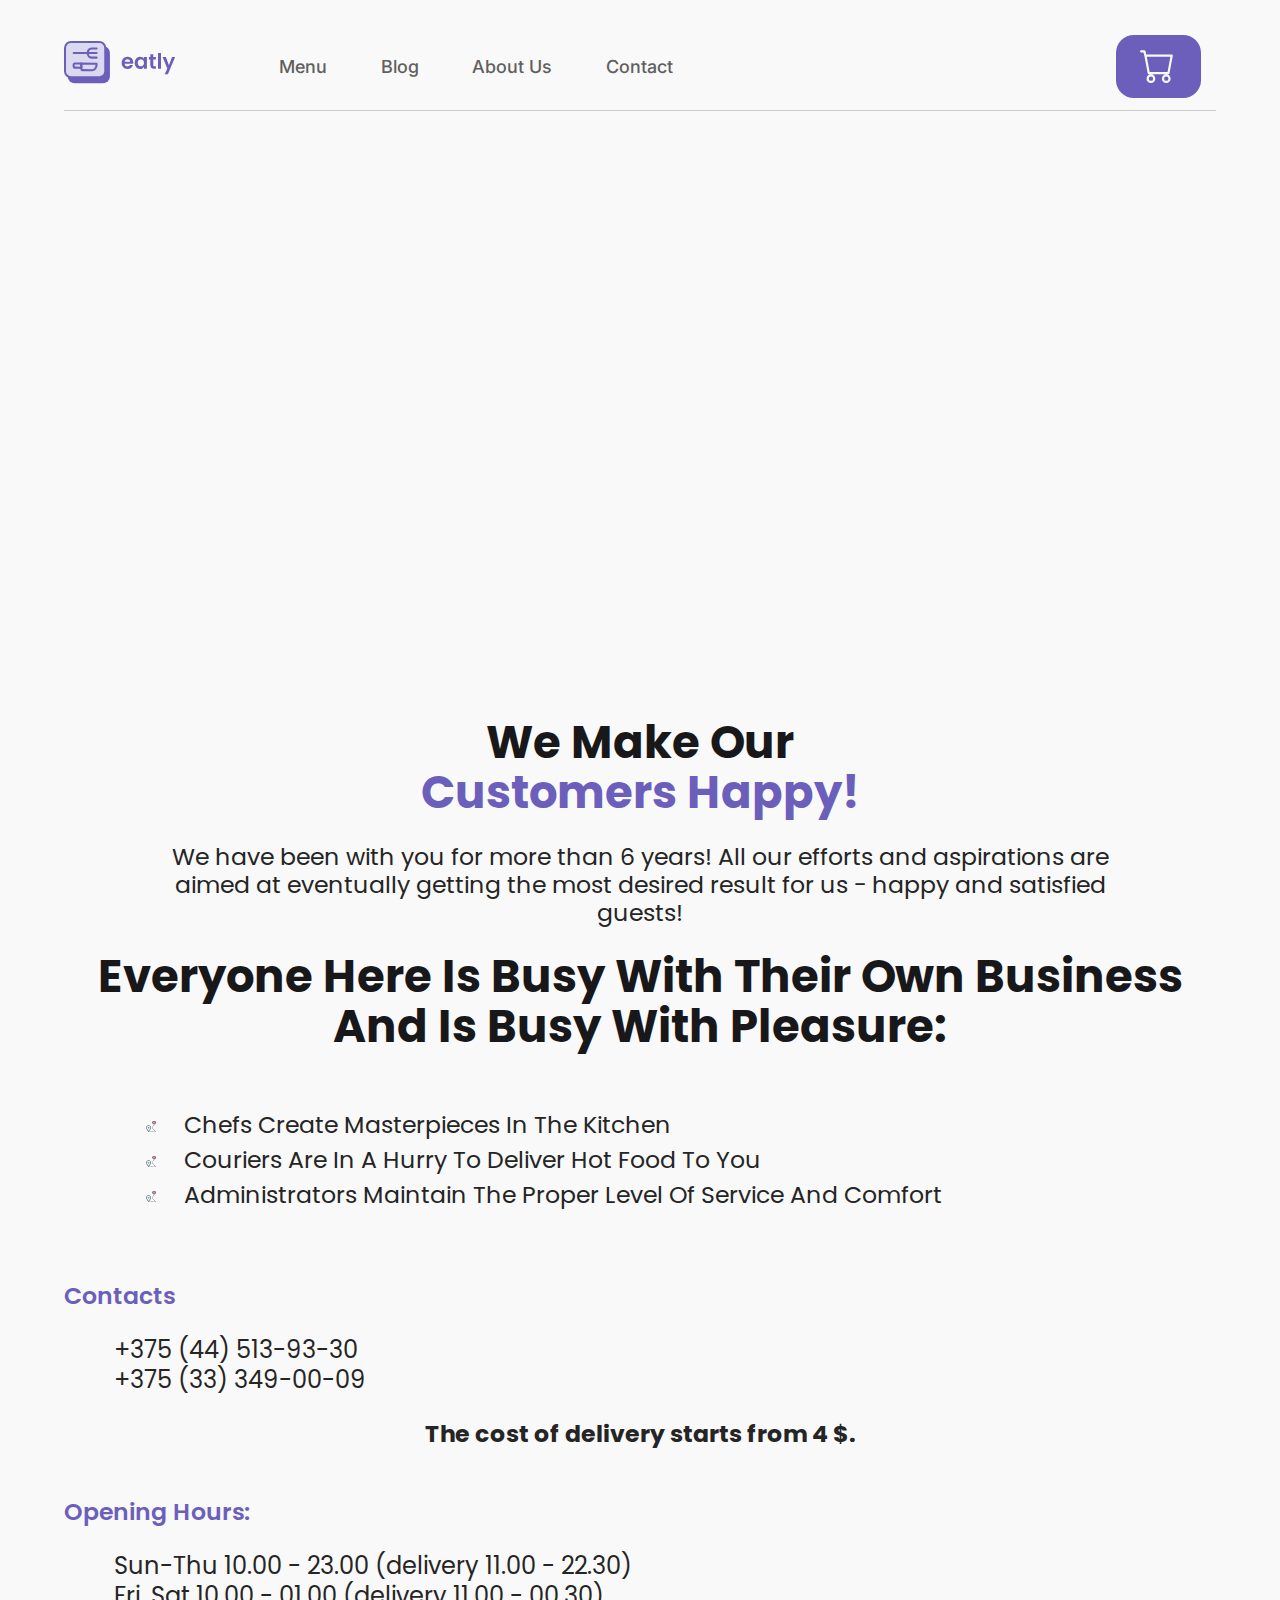
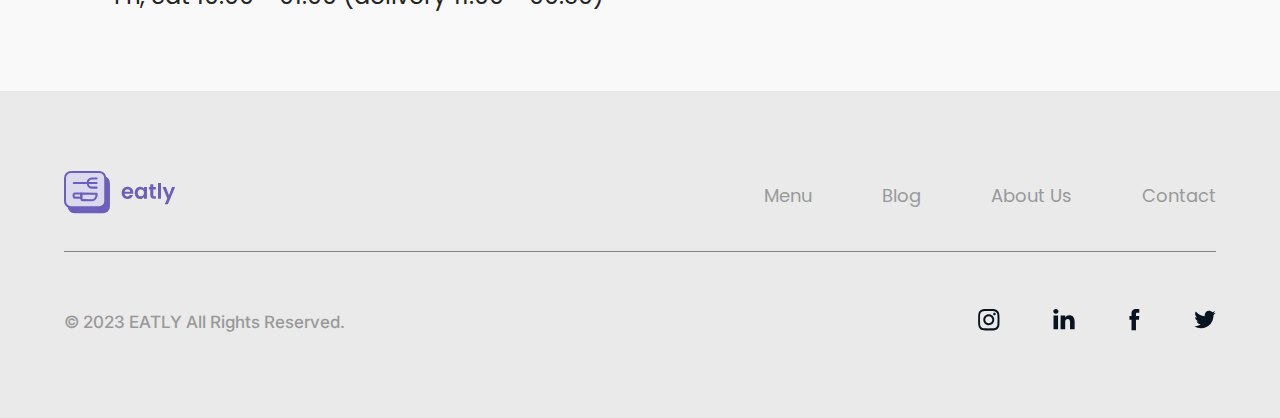
<file: pages/about.html>
<!DOCTYPE html>
<html lang="en">
<head>
    <meta charset="UTF-8">
    <meta name="viewport" content="width=device-width, initial-scale=1.0">
    <link rel="preconnect" href="https://fonts.googleapis.com">
<link rel="preconnect" href="https://fonts.gstatic.com" crossorigin>
<link href="https://fonts.googleapis.com/css2?family=Inter:wght@400;500&family=Manrope:wght@400;700&family=Poppins:wght@400;500;600;700&family=Public+Sans:wght@700&display=swap" rel="stylesheet">
    <link rel="stylesheet" href="/css/style.css">
    <link rel="stylesheet" href="/css/media.css">
    <link rel="icon" href="/favicon.svg">
    <title>Contact</title>
</head>
<body>
    <div class="site">
        <div class="header">
            <div class="container">
                <div class="header__row">                    
                    <nav class="header__nav">
                        <a href="/index.html" class="header__logo">
                            <img src="/img/Logo.svg" alt="Logo">
                        </a>

                        <ul class="header__menu">
                            <li class="menu__item">
                                <a href="/pages/menu.html" class="menu__link">Menu</a>
                            </li>
                            <li class="menu__item">
                                <a href="/pages/blog.html" class="menu__link">Blog</a>
                            </li>
                            <li class="menu__item">
                                <a href="/pages/about.html" class="menu__link">About Us</a>
                            </li>
                            <li class="menu__item">
                                <a href="/pages/contact.html" class="menu__link">Contact</a>
                            </li>
                        </ul>                    
                    </nav>                    
                    
                    <div class="header__button">
                        <a href="/pages/shoping.html" class="btn btn--shop">
                            <svg xmlns="http://www.w3.org/2000/svg" width="34" height="30" fill="currentColor" viewBox="0 0 16 16">
                                <path d="M0 1.5A.5.5 0 0 1 .5 1H2a.5.5 0 0 1 .485.379L2.89 3H14.5a.5.5 0 0 1 .491.592l-1.5 8A.5.5 0 0 1 13 12H4a.5.5 0 0 1-.491-.408L2.01 3.607 1.61 2H.5a.5.5 0 0 1-.5-.5M3.102 4l1.313 7h8.17l1.313-7zM5 12a2 2 0 1 0 0 4 2 2 0 0 0 0-4m7 0a2 2 0 1 0 0 4 2 2 0 0 0 0-4m-7 1a1 1 0 1 1 0 2 1 1 0 0 1 0-2m7 0a1 1 0 1 1 0 2 1 1 0 0 1 0-2"/>
                            </svg>
                        </a>
                    </div>

                    <button class="header__burger">
                        <span></span>
                    </button>
                </div>
            </div>
        </div>
       
        <div class="map">
            <div class="container">
                <div class="map__row" style="position:relative;overflow:hidden;"><a href="https://yandex.by/maps/155/gomel/search/%D0%94%D0%BE%D1%81%D1%82%D0%B0%D0%B2%D0%BA%D0%B0%20%D0%B5%D0%B4%D1%8B%20%D0%B8%20%D0%BE%D0%B1%D0%B5%D0%B4%D0%BE%D0%B2/?utm_medium=mapframe&utm_source=maps" style="color:#eee;font-size:12px;position:absolute;top:0px;"></a><a href="https://yandex.by/maps/155/gomel/?utm_medium=mapframe&utm_source=maps" style="color:#eee;font-size:12px;position:absolute;top:14px;"></a><iframe src="https://yandex.by/map-widget/v1/?display-text=%D0%94%D0%BE%D1%81%D1%82%D0%B0%D0%B2%D0%BA%D0%B0%20%D0%B5%D0%B4%D1%8B%20%D0%B8%20%D0%BE%D0%B1%D0%B5%D0%B4%D0%BE%D0%B2&ll=30.984616%2C52.428511&mode=search&sll=31.006290%2C52.423447&sspn=0.045147%2C0.015086&text=%7B%22text%22%3A%22%D0%94%D0%BE%D1%81%D1%82%D0%B0%D0%B2%D0%BA%D0%B0%20%D0%B5%D0%B4%D1%8B%20%D0%B8%20%D0%BE%D0%B1%D0%B5%D0%B4%D0%BE%D0%B2%22%2C%22what%22%3A%5B%7B%22attr_name%22%3A%22category_id%22%2C%22attr_values%22%3A%5B%22184108273%22%5D%7D%5D%7D&z=13" width="100%" height="400" frameborder="0" border-radius="20px" allowfullscreen="true" style="position:relative;"></iframe></div>
            </div>
        </div>

        <div class="about">
            <div class="container">
                <div class="about__row">
                    <h2 class="about__title"> We make our <br><span>customers happy!</span></h2>
                    <p class="about__text">We have been with you for more than 6 years! All our efforts and aspirations are aimed at eventually getting the most desired result for us - happy and satisfied guests!</p>
                    <h2 class="about__title">Everyone here is busy with their own business and is busy with pleasure:</h2>
                    <ul class="about__list">
                        <li class="about__list_item">chefs create masterpieces in the kitchen</li>
                        <li class="about__list_item">couriers are in a hurry to deliver hot food to you</li>
                        <li class="about__list_item">administrators maintain the proper level of service and comfort</li>
                    </ul>
                    <div class="about__info">
                        <h2 class="about__info_title">Contacts</h2>
                        <p class="about__info_tel">
                            +375 (44) 513-93-30 <br>
                            +375 (33) 349-00-09
                        </p>
                        <p class="about__delivery">
                            The cost of delivery starts from 4 $.
                        </p>
                        <h3 class="about__time">
                            Opening hours:
                        </h3>
                        <p class="about__time_hour">
                            Sun-Thu 10.00 - 23.00 (delivery 11.00 - 22.30) <br>
                            Fri, Sat 10.00 - 01.00 (delivery 11.00 - 00.30)
                        </p>
                    </div>
                </div>
            </div>
        </div>

        <div class="footer">
            <div class="container">
                <div class="footer__row">                    
                    <nav class="footer__nav">
                        <a href="/index.html" class="logo">
                            <img src="/img/Logo.svg" alt="Logo">
                        </a>
                        <ul class="menu">
                            <li class="menu__item">
                                <a href="/pages/menu.html" class="menu__link">Menu</a>
                            </li>
                            <li class="menu__item">
                                <a href="/pages/blog.html" class="menu__link">Blog</a>
                            </li>
                            <li class="menu__item">
                                <a href="/pages/about.html" class="menu__link">About Us</a>
                            </li>
                            <li class="menu__item">
                                <a href="/pages/contact.html" class="menu__link">Contact</a>
                            </li>
                        </ul>
                    </nav>
                </div>
                <div class="footer__bottom">
                    <p class="footer__text">© 2023 EATLY All Rights Reserved.</p>
                    <div class="footer__socials">
                        <a href="#" class="footer__icon">
                            <svg width="22" height="22" viewBox="0 0 22 22" xmlns="http://www.w3.org/2000/svg">
                                <path fill-rule="evenodd" clip-rule="evenodd" d="M10.7721 0C12.1916 0.0506994 13.6618 0.0506994 15.0812 0.101392C16.3486 0.152085 17.5146 0.354867 18.6299 1.0139C20.0494 1.87572 20.9112 3.14309 21.2154 4.76533C21.3674 5.72853 21.4181 6.74243 21.4688 7.70564C21.5195 9.83483 21.4688 11.964 21.4688 14.0932C21.4688 15.2085 21.4181 16.3238 21.0633 17.3884C20.3535 19.4669 18.8834 20.7342 16.7542 21.1398C15.791 21.3426 14.7771 21.3426 13.8139 21.3933C11.6846 21.444 9.60615 21.3933 7.47694 21.3933C6.36165 21.3933 5.24635 21.3426 4.18176 20.9877C2.10325 20.278 0.835867 18.8078 0.430303 16.6786C0.227525 15.7154 0.227525 14.7015 0.176829 13.7383C0.126131 11.6091 0.176829 9.47996 0.176829 7.35077C0.176829 6.23549 0.227525 5.1202 0.582391 4.05559C1.29213 1.9771 2.76229 0.709734 4.89148 0.304173C5.8547 0.101399 6.8686 0.101399 7.83181 0.0506994C8.79502 0 9.75823 0 10.7721 0ZM19.5426 10.4939C19.4919 10.4939 19.5426 10.4939 19.5426 10.4939C19.4919 9.6321 19.4919 8.82097 19.4919 7.95916C19.4919 7.14805 19.4412 6.33692 19.3398 5.52581C19.137 3.70078 18.0724 2.4841 16.2981 2.12924C15.3855 1.92646 14.3716 1.92646 13.4591 1.92646C11.6341 1.87577 9.85976 1.87577 8.03473 1.92646C7.12222 1.92646 6.2097 1.97715 5.34788 2.12924C3.82702 2.38271 2.76243 3.24453 2.30617 4.76538C2.15408 5.27233 2.10339 5.77928 2.05269 6.28623C2.002 8.21264 2.002 10.139 2.002 12.0655C2.002 13.2821 2.05269 14.5495 2.15408 15.7662C2.30617 17.5912 3.42146 18.8586 5.2465 19.1627C6.159 19.3148 7.12222 19.3655 8.08543 19.3655C9.85976 19.4162 11.6341 19.3655 13.4591 19.3655C14.2703 19.3655 15.0814 19.3148 15.8925 19.2134C16.6529 19.1627 17.3627 18.9093 17.971 18.4023C18.9849 17.5912 19.3398 16.5266 19.3905 15.3099C19.4919 13.7891 19.4919 12.1668 19.5426 10.4939Z"/>
                                <path fill-rule="evenodd" clip-rule="evenodd" d="M16.2471 10.6962C16.2471 13.7379 13.8137 16.1712 10.772 16.1712C7.73025 16.1712 5.29688 13.7379 5.29688 10.6455C5.29688 7.65453 7.78094 5.22119 10.8227 5.22119C13.8137 5.22119 16.2471 7.65453 16.2471 10.6962ZM10.7719 14.2448C12.6983 14.2448 14.3205 12.6226 14.3205 10.6962C14.3205 8.76976 12.6983 7.14752 10.7719 7.14752C8.79474 7.14752 7.22318 8.76976 7.22318 10.6962C7.17248 12.6226 8.79474 14.2448 10.7719 14.2448Z"/>
                                <path d="M17.7184 4.96758C17.7184 5.67731 17.1607 6.28566 16.451 6.28566C15.7413 6.28566 15.1329 5.67731 15.1836 4.96758C15.1836 4.25785 15.7413 3.7002 16.451 3.7002C17.1607 3.7002 17.7184 4.25784 17.7184 4.96758Z" />
                            </svg>
                        </a>
                        <a href="#" class="footer__icon"><svg width="22" height="21" viewBox="0 0 22 21" xmlns="http://www.w3.org/2000/svg">
                            <path fill-rule="evenodd" clip-rule="evenodd" d="M21.6325 12.4811V20.3602H17.0315V12.9987C17.0315 11.1583 16.3989 9.89304 14.731 9.89304C13.4658 9.89304 12.7181 10.7557 12.373 11.5609C12.258 11.8484 12.2005 12.251 12.2005 12.6536V20.3602H7.59952C7.59952 20.3602 7.65703 7.88013 7.59952 6.61487H12.2005V8.57027C12.2005 8.57027 12.2005 8.62777 12.143 8.62777H12.2005V8.57027C12.8331 7.65008 13.8684 6.26979 16.3414 6.26979C19.332 6.26979 21.6325 8.28271 21.6325 12.4811ZM2.88298 0.000976562C1.33014 0.000976562 0.294922 1.03619 0.294922 2.35897C0.294922 3.68174 1.27263 4.71697 2.82546 4.71697H2.88298C4.49333 4.71697 5.47103 3.68175 5.47103 2.35897C5.41352 1.03619 4.43581 0.000976562 2.88298 0.000976562ZM0.525568 20.3602H5.06905V6.61489H0.525568V20.3602Z"/>
                            </svg>
                        </a>
                        <a href="#" class="footer__icon"><svg width="11" height="22" viewBox="0 0 11 22" xmlns="http://www.w3.org/2000/svg">
                            <path fill-rule="evenodd" clip-rule="evenodd" d="M9.95256 10.6695H6.97166V21.338H2.52644V12.415V10.6695H0.43457V6.90414H2.52644V4.4462C2.52644 2.72041 3.36319 0.000976562 6.97166 0.000976562H10.2663V3.66174H7.913C7.54692 3.66174 6.97166 3.87094 6.97166 4.70768V6.90414H10.3186L9.95256 10.6695Z"/>
                            </svg>
                        </a>
                        <a href="#" class="footer__icon"><svg width="22" height="19" viewBox="0 0 22 19" xmlns="http://www.w3.org/2000/svg">
                            <path fill-rule="evenodd" clip-rule="evenodd" d="M21.6154 2.82596C20.8121 3.1774 20.0088 3.42842 19.1052 3.52883C20.0088 2.97658 20.7117 2.1231 21.0129 1.11901C20.1595 1.62106 19.2056 1.97249 18.2517 2.1733C17.4484 1.31982 16.2937 0.767578 15.0386 0.767578C12.6287 0.767578 10.6707 2.72555 10.6707 5.13537C10.6707 5.48681 10.7209 5.83823 10.7711 6.13947C7.10619 5.93865 3.89307 4.23169 1.73426 1.57085C1.33262 2.22351 1.1318 2.97658 1.1318 3.77985C1.1318 5.28599 1.88488 6.64151 3.08979 7.44478C2.38692 7.44478 1.68406 7.24397 1.0816 6.89253V6.94273C1.0816 9.05133 2.58774 10.8587 4.59594 11.2603C4.2445 11.3607 3.84287 11.4109 3.44122 11.4109C3.14 11.4109 2.88897 11.3607 2.63795 11.3105C3.1902 13.0677 4.79676 14.3228 6.75475 14.373C5.2486 15.5277 3.39102 16.2306 1.33262 16.2306C0.981189 16.2306 0.629757 16.2306 0.27832 16.1804C2.23631 17.4355 4.49553 18.1383 7.00577 18.1383C15.0888 18.1383 19.4566 11.4611 19.4566 5.68762C19.4566 5.48681 19.4566 5.28599 19.4566 5.13537C20.3101 4.48272 21.0631 3.67944 21.6154 2.82596V2.82596Z"/>
                            </svg>
                        </a>
                    </div>
                </div>
            </div>
        </div>
    </div>

    <script src="/js/index.js"></script>
</body>
</html>
</file>
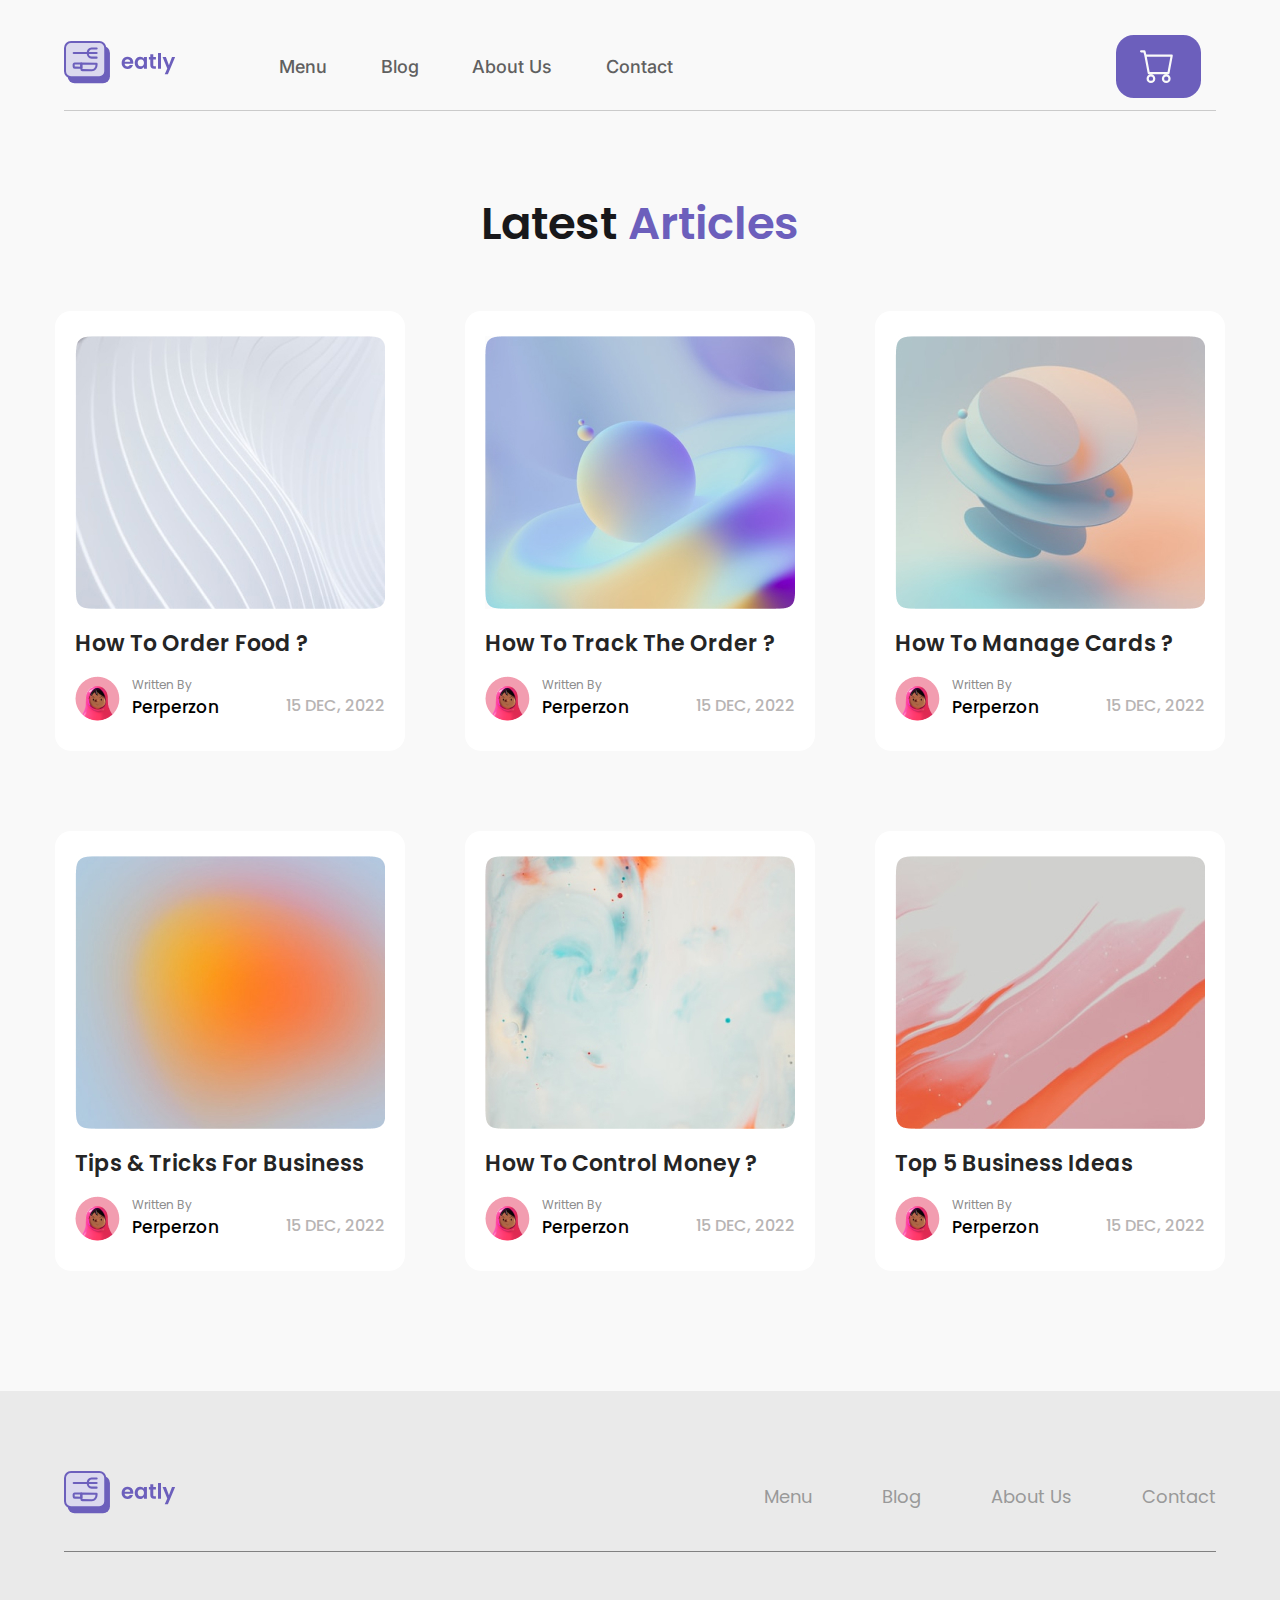
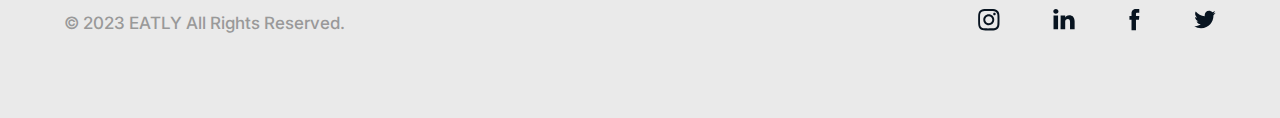
<file: pages/blog.html>
<!DOCTYPE html>
<html lang="en">
<head>
    <meta charset="UTF-8">
    <meta name="viewport" content="width=device-width, initial-scale=1.0">
    <link rel="preconnect" href="https://fonts.googleapis.com">
<link rel="preconnect" href="https://fonts.gstatic.com" crossorigin>
<link href="https://fonts.googleapis.com/css2?family=Inter:wght@400;500&family=Manrope:wght@400;700&family=Poppins:wght@400;500;600;700&family=Public+Sans:wght@700&display=swap" rel="stylesheet">
    <link rel="stylesheet" href="/css/style.css">
    <link rel="stylesheet" href="/css/media.css">
    <link rel="icon" href="/favicon.svg">
    <title>Blog</title>
</head>
<body>
    <div class="site">
        <div class="header">
            <div class="container">
                <div class="header__row">                    
                    <nav class="header__nav">
                        <a href="/index.html" class="header__logo">
                            <img src="/img/Logo.svg" alt="Logo">
                        </a>

                        <ul class="header__menu">
                            <li class="menu__item">
                                <a href="/pages/menu.html" class="menu__link">Menu</a>
                            </li>
                            <li class="menu__item">
                                <a href="/pages/blog.html" class="menu__link">Blog</a>
                            </li>
                            <li class="menu__item">
                                <a href="/pages/about.html" class="menu__link">About Us</a>
                            </li>
                            <li class="menu__item">
                                <a href="/pages/contact.html" class="menu__link">Contact</a>
                            </li>
                        </ul>                    
                    </nav>                    
                    
                    <div class="header__button">
                        <a href="/pages/shoping.html" class="btn btn--shop">
                            <svg xmlns="http://www.w3.org/2000/svg" width="34" height="30" fill="currentColor" viewBox="0 0 16 16">
                                <path d="M0 1.5A.5.5 0 0 1 .5 1H2a.5.5 0 0 1 .485.379L2.89 3H14.5a.5.5 0 0 1 .491.592l-1.5 8A.5.5 0 0 1 13 12H4a.5.5 0 0 1-.491-.408L2.01 3.607 1.61 2H.5a.5.5 0 0 1-.5-.5M3.102 4l1.313 7h8.17l1.313-7zM5 12a2 2 0 1 0 0 4 2 2 0 0 0 0-4m7 0a2 2 0 1 0 0 4 2 2 0 0 0 0-4m-7 1a1 1 0 1 1 0 2 1 1 0 0 1 0-2m7 0a1 1 0 1 1 0 2 1 1 0 0 1 0-2"/>
                            </svg>
                        </a>
                    </div>

                    <button class="header__burger">
                        <span></span>
                    </button>
                </div>
            </div>
        </div>

        <div class="blog">
            <div class="container">
                <div class="blog__row">
                    <h2 class="blog__title">
                        Latest <span>Articles</span>
                    </h2>
                    <ul class="blog__cards">
                        <li class="blog__item">
                            <a href="blog_page.html">
                                <div class="blog__item_img blog__item_img-1"></div>
                                <div class="blog__item_title">
                                    How To Order Food ?
                                </div>
                                <div class="blog__item_card">
                                    <div class="blog__item_logo"></div>
                                    <div class="blog__item__text">
                                        <div class="blog__item_text-1">
                                            Written By
                                        </div>
                                        <div class="blog__item_text-2">
                                            Perperzon
                                        </div>
                                    </div>
                                    <div class="blog__item_date">
                                        15 DEC, 2022
                                    </div>
                                </div>
                             </a>   
                        </li>                                
                        
                        <li class="blog__item">
                            <a href="blog_page.html">
                                <div class="blog__item_img blog__item_img-2"></div>
                                <div class="blog__item_title">
                                    How To Track The Order ?
                                </div>
                                <div class="blog__item_card">
                                    <div class="blog__item_logo"></div>
                                    <div class="blog__item__text">
                                        <div class="blog__item_text-1">
                                            Written By
                                        </div>
                                        <div class="blog__item_text-2">
                                            Perperzon
                                        </div>
                                    </div>
                                    <div class="blog__item_date">
                                        15 DEC, 2022
                                    </div>
                                </div>
                            </a>    
                        </li>
                        
                        <li class="blog__item">
                            <a href="blog_page.html">
                                <div class="blog__item_img blog__item_img-3"></div>
                                <div class="blog__item_title">
                                    How To Manage Cards ?
                                </div>
                                <div class="blog__item_card">
                                    <div class="blog__item_logo"></div>
                                    <div class="blog__item__text">
                                        <div class="blog__item_text-1">
                                            Written By
                                        </div>
                                        <div class="blog__item_text-2">
                                            Perperzon
                                        </div>
                                    </div>
                                    <div class="blog__item_date">
                                        15 DEC, 2022
                                    </div>
                                </div>
                            </a>
                        </li>
                        
                        
                        <li class="blog__item">
                            <a href="blog_page.html">
                                <div class="blog__item_img blog__item_img-4"></div>
                                <div class="blog__item_title">
                                    Tips & Tricks For Business
                                </div>
                                <div class="blog__item_card">
                                    <div class="blog__item_logo"></div>
                                    <div class="blog__item__text">
                                        <div class="blog__item_text-1">
                                            Written By
                                        </div>
                                        <div class="blog__item_text-2">
                                            Perperzon
                                        </div>
                                    </div>
                                    <div class="blog__item_date">
                                        15 DEC, 2022
                                    </div>
                                </div>
                            </a>   
                        </li>
                       
                        <li class="blog__item">
                            <a href="blog_page.html">    
                                <div class="blog__item_img blog__item_img-5"></div>
                                <div class="blog__item_title">
                                    How To Control Money ?
                                </div>
                                <div class="blog__item_card">
                                    <div class="blog__item_logo"></div>
                                    <div class="blog__item__text">
                                        <div class="blog__item_text-1">
                                            Written By
                                        </div>
                                        <div class="blog__item_text-2">
                                            Perperzon
                                        </div>
                                    </div>
                                    <div class="blog__item_date">
                                        15 DEC, 2022
                                    </div>
                                </div>
                             </a>
                        </li>
                       
                         
                        <li class="blog__item">
                            <a href="blog_page.html">  
                                <div class="blog__item_img blog__item_img-6"></div>
                                <div class="blog__item_title">
                                    Top 5 Business Ideas
                                </div>
                                <div class="blog__item_card">
                                    <div class="blog__item_logo"></div>
                                    <div class="blog__item__text">
                                        <div class="blog__item_text-1">
                                            Written By
                                        </div>
                                        <div class="blog__item_text-2">
                                            Perperzon
                                        </div>
                                    </div>
                                    <div class="blog__item_date">
                                        15 DEC, 2022
                                    </div>
                                </div>
                            </a> 
                        </li>                           
                    </ul>

                </div>
            </div>
        </div>

        <div class="footer">
            <div class="container">
                <div class="footer__row">                    
                    <nav class="footer__nav">
                        <a href="/index.html" class="logo">
                            <img src="/img/Logo.svg" alt="Logo">
                        </a>
                        <ul class="menu">
                            <li class="menu__item">
                                <a href="/pages/menu.html" class="menu__link">Menu</a>
                            </li>
                            <li class="menu__item">
                                <a href="/pages/blog.html" class="menu__link">Blog</a>
                            </li>
                            <li class="menu__item">
                                <a href="/pages/about.html" class="menu__link">About Us</a>
                            </li>
                            <li class="menu__item">
                                <a href="/pages/contact.html" class="menu__link">Contact</a>
                            </li>
                        </ul>
                    </nav>
                </div>
                <div class="footer__bottom">
                    <p class="footer__text">© 2023 EATLY All Rights Reserved.</p>
                    <div class="footer__socials">
                        <a href="#" class="footer__icon">
                            <svg width="22" height="22" viewBox="0 0 22 22" xmlns="http://www.w3.org/2000/svg">
                                <path fill-rule="evenodd" clip-rule="evenodd" d="M10.7721 0C12.1916 0.0506994 13.6618 0.0506994 15.0812 0.101392C16.3486 0.152085 17.5146 0.354867 18.6299 1.0139C20.0494 1.87572 20.9112 3.14309 21.2154 4.76533C21.3674 5.72853 21.4181 6.74243 21.4688 7.70564C21.5195 9.83483 21.4688 11.964 21.4688 14.0932C21.4688 15.2085 21.4181 16.3238 21.0633 17.3884C20.3535 19.4669 18.8834 20.7342 16.7542 21.1398C15.791 21.3426 14.7771 21.3426 13.8139 21.3933C11.6846 21.444 9.60615 21.3933 7.47694 21.3933C6.36165 21.3933 5.24635 21.3426 4.18176 20.9877C2.10325 20.278 0.835867 18.8078 0.430303 16.6786C0.227525 15.7154 0.227525 14.7015 0.176829 13.7383C0.126131 11.6091 0.176829 9.47996 0.176829 7.35077C0.176829 6.23549 0.227525 5.1202 0.582391 4.05559C1.29213 1.9771 2.76229 0.709734 4.89148 0.304173C5.8547 0.101399 6.8686 0.101399 7.83181 0.0506994C8.79502 0 9.75823 0 10.7721 0ZM19.5426 10.4939C19.4919 10.4939 19.5426 10.4939 19.5426 10.4939C19.4919 9.6321 19.4919 8.82097 19.4919 7.95916C19.4919 7.14805 19.4412 6.33692 19.3398 5.52581C19.137 3.70078 18.0724 2.4841 16.2981 2.12924C15.3855 1.92646 14.3716 1.92646 13.4591 1.92646C11.6341 1.87577 9.85976 1.87577 8.03473 1.92646C7.12222 1.92646 6.2097 1.97715 5.34788 2.12924C3.82702 2.38271 2.76243 3.24453 2.30617 4.76538C2.15408 5.27233 2.10339 5.77928 2.05269 6.28623C2.002 8.21264 2.002 10.139 2.002 12.0655C2.002 13.2821 2.05269 14.5495 2.15408 15.7662C2.30617 17.5912 3.42146 18.8586 5.2465 19.1627C6.159 19.3148 7.12222 19.3655 8.08543 19.3655C9.85976 19.4162 11.6341 19.3655 13.4591 19.3655C14.2703 19.3655 15.0814 19.3148 15.8925 19.2134C16.6529 19.1627 17.3627 18.9093 17.971 18.4023C18.9849 17.5912 19.3398 16.5266 19.3905 15.3099C19.4919 13.7891 19.4919 12.1668 19.5426 10.4939Z"/>
                                <path fill-rule="evenodd" clip-rule="evenodd" d="M16.2471 10.6962C16.2471 13.7379 13.8137 16.1712 10.772 16.1712C7.73025 16.1712 5.29688 13.7379 5.29688 10.6455C5.29688 7.65453 7.78094 5.22119 10.8227 5.22119C13.8137 5.22119 16.2471 7.65453 16.2471 10.6962ZM10.7719 14.2448C12.6983 14.2448 14.3205 12.6226 14.3205 10.6962C14.3205 8.76976 12.6983 7.14752 10.7719 7.14752C8.79474 7.14752 7.22318 8.76976 7.22318 10.6962C7.17248 12.6226 8.79474 14.2448 10.7719 14.2448Z"/>
                                <path d="M17.7184 4.96758C17.7184 5.67731 17.1607 6.28566 16.451 6.28566C15.7413 6.28566 15.1329 5.67731 15.1836 4.96758C15.1836 4.25785 15.7413 3.7002 16.451 3.7002C17.1607 3.7002 17.7184 4.25784 17.7184 4.96758Z" />
                            </svg>
                        </a>
                        <a href="#" class="footer__icon"><svg width="22" height="21" viewBox="0 0 22 21" xmlns="http://www.w3.org/2000/svg">
                            <path fill-rule="evenodd" clip-rule="evenodd" d="M21.6325 12.4811V20.3602H17.0315V12.9987C17.0315 11.1583 16.3989 9.89304 14.731 9.89304C13.4658 9.89304 12.7181 10.7557 12.373 11.5609C12.258 11.8484 12.2005 12.251 12.2005 12.6536V20.3602H7.59952C7.59952 20.3602 7.65703 7.88013 7.59952 6.61487H12.2005V8.57027C12.2005 8.57027 12.2005 8.62777 12.143 8.62777H12.2005V8.57027C12.8331 7.65008 13.8684 6.26979 16.3414 6.26979C19.332 6.26979 21.6325 8.28271 21.6325 12.4811ZM2.88298 0.000976562C1.33014 0.000976562 0.294922 1.03619 0.294922 2.35897C0.294922 3.68174 1.27263 4.71697 2.82546 4.71697H2.88298C4.49333 4.71697 5.47103 3.68175 5.47103 2.35897C5.41352 1.03619 4.43581 0.000976562 2.88298 0.000976562ZM0.525568 20.3602H5.06905V6.61489H0.525568V20.3602Z"/>
                            </svg>
                        </a>
                        <a href="#" class="footer__icon"><svg width="11" height="22" viewBox="0 0 11 22" xmlns="http://www.w3.org/2000/svg">
                            <path fill-rule="evenodd" clip-rule="evenodd" d="M9.95256 10.6695H6.97166V21.338H2.52644V12.415V10.6695H0.43457V6.90414H2.52644V4.4462C2.52644 2.72041 3.36319 0.000976562 6.97166 0.000976562H10.2663V3.66174H7.913C7.54692 3.66174 6.97166 3.87094 6.97166 4.70768V6.90414H10.3186L9.95256 10.6695Z"/>
                            </svg>
                        </a>
                        <a href="#" class="footer__icon"><svg width="22" height="19" viewBox="0 0 22 19" xmlns="http://www.w3.org/2000/svg">
                            <path fill-rule="evenodd" clip-rule="evenodd" d="M21.6154 2.82596C20.8121 3.1774 20.0088 3.42842 19.1052 3.52883C20.0088 2.97658 20.7117 2.1231 21.0129 1.11901C20.1595 1.62106 19.2056 1.97249 18.2517 2.1733C17.4484 1.31982 16.2937 0.767578 15.0386 0.767578C12.6287 0.767578 10.6707 2.72555 10.6707 5.13537C10.6707 5.48681 10.7209 5.83823 10.7711 6.13947C7.10619 5.93865 3.89307 4.23169 1.73426 1.57085C1.33262 2.22351 1.1318 2.97658 1.1318 3.77985C1.1318 5.28599 1.88488 6.64151 3.08979 7.44478C2.38692 7.44478 1.68406 7.24397 1.0816 6.89253V6.94273C1.0816 9.05133 2.58774 10.8587 4.59594 11.2603C4.2445 11.3607 3.84287 11.4109 3.44122 11.4109C3.14 11.4109 2.88897 11.3607 2.63795 11.3105C3.1902 13.0677 4.79676 14.3228 6.75475 14.373C5.2486 15.5277 3.39102 16.2306 1.33262 16.2306C0.981189 16.2306 0.629757 16.2306 0.27832 16.1804C2.23631 17.4355 4.49553 18.1383 7.00577 18.1383C15.0888 18.1383 19.4566 11.4611 19.4566 5.68762C19.4566 5.48681 19.4566 5.28599 19.4566 5.13537C20.3101 4.48272 21.0631 3.67944 21.6154 2.82596V2.82596Z"/>
                            </svg>
                        </a>
                    </div>
                </div>
            </div>
        </div>
    </div>

    <script src="/js/index.js"></script>
</body>
</html>
</file>
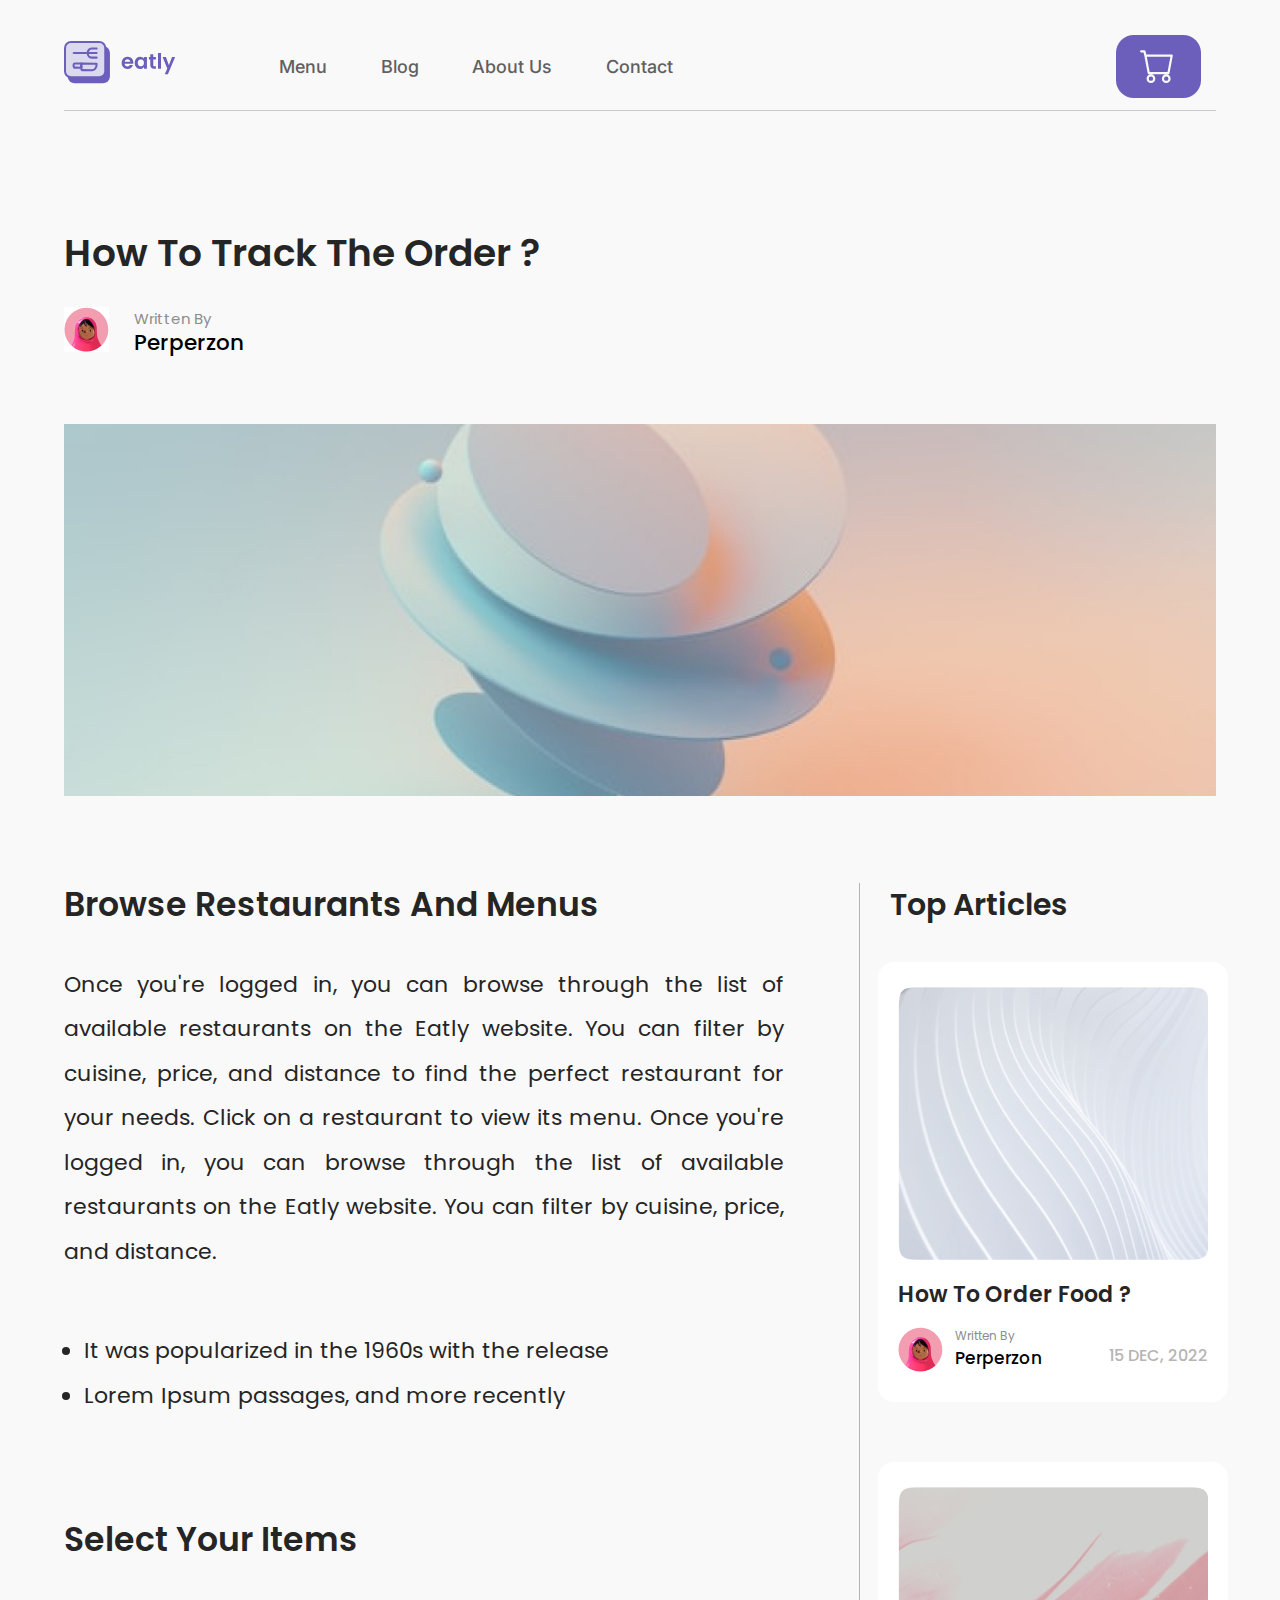
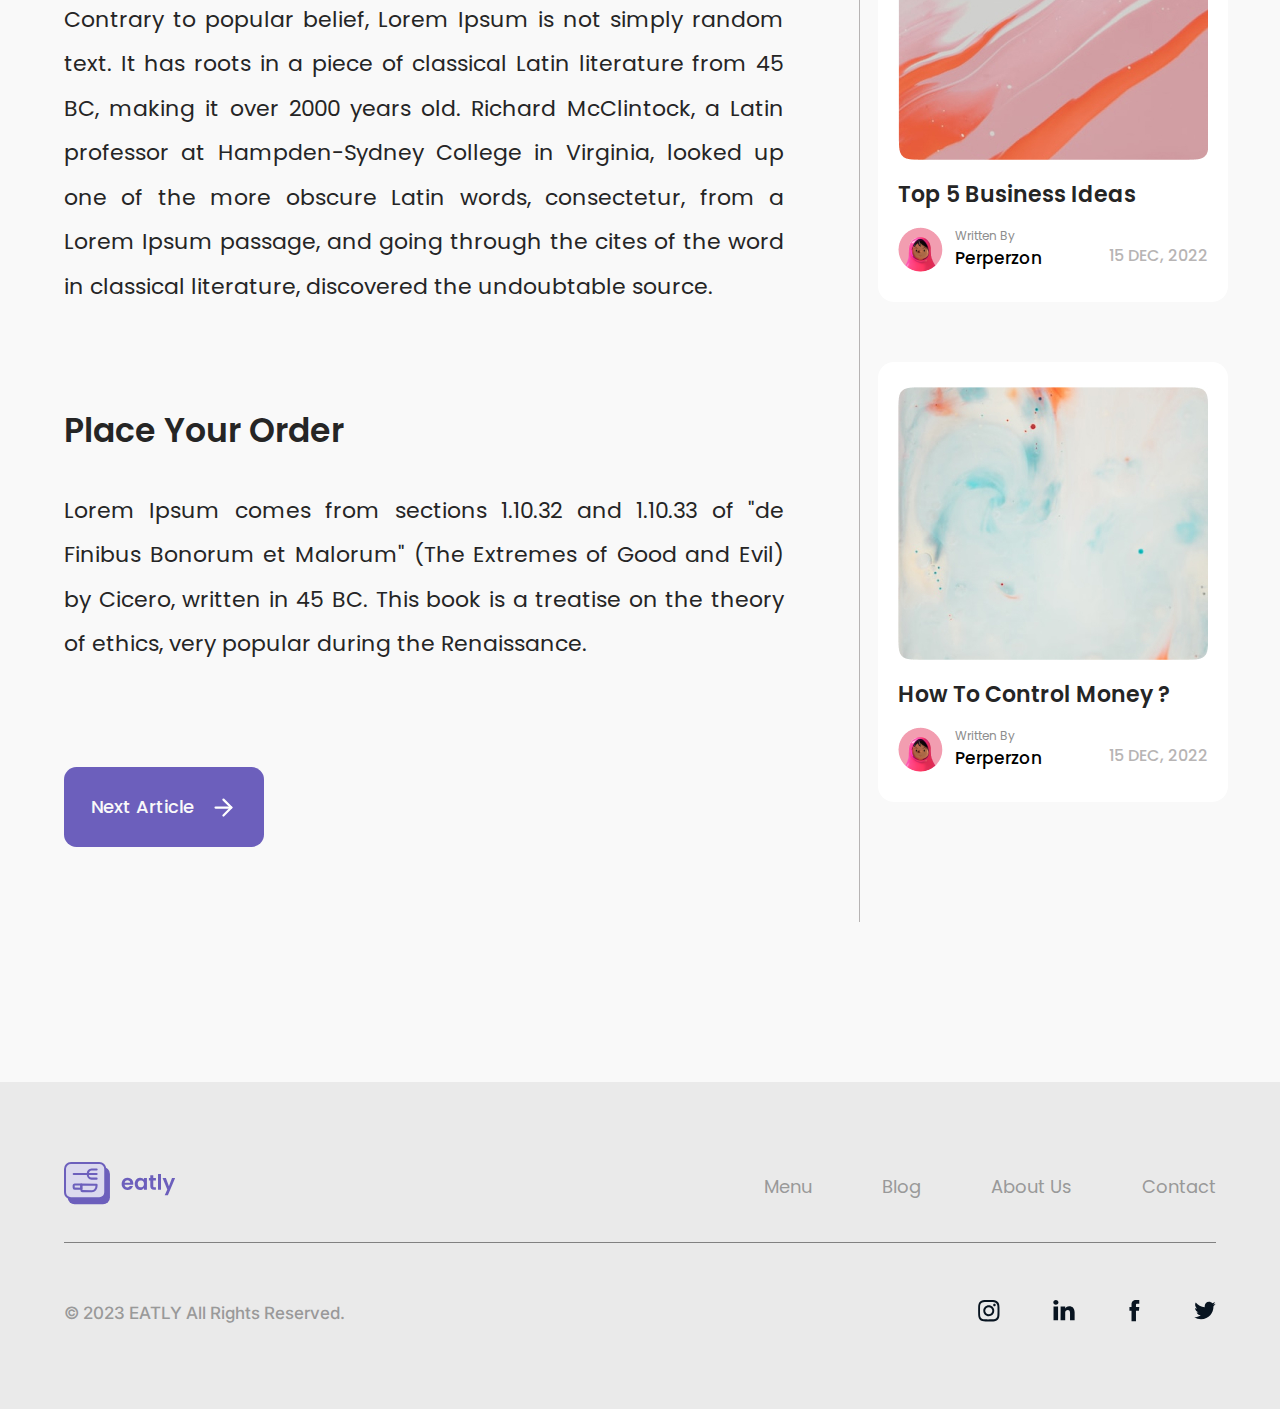
<file: pages/blog_page.html>
<!DOCTYPE html>
<html lang="en">
<head>
    <meta charset="UTF-8">
    <meta name="viewport" content="width=device-width, initial-scale=1.0">
    <link rel="preconnect" href="https://fonts.googleapis.com">
<link rel="preconnect" href="https://fonts.gstatic.com" crossorigin>
<link href="https://fonts.googleapis.com/css2?family=Inter:wght@400;500&family=Manrope:wght@400;700&family=Poppins:wght@400;500;600;700&family=Public+Sans:wght@700&display=swap" rel="stylesheet">
    <link rel="stylesheet" href="/css/style.css">
    <link rel="stylesheet" href="/css/media.css">
    <link rel="icon" href="/favicon.svg">
    <title>blog_page-1</title>
</head>
<body>
    <div class="site">
        <div class="header">
            <div class="container">
                <div class="header__row">                    
                    <nav class="header__nav">
                        <a href="/index.html" class="header__logo">
                            <img src="/img/Logo.svg" alt="Logo">
                        </a>

                        <ul class="header__menu">
                            <li class="menu__item">
                                <a href="/pages/menu.html" class="menu__link">Menu</a>
                            </li>
                            <li class="menu__item">
                                <a href="/pages/blog.html" class="menu__link">Blog</a>
                            </li>
                            <li class="menu__item">
                                <a href="/pages/about.html" class="menu__link">About Us</a>
                            </li>
                            <li class="menu__item">
                                <a href="/pages/contact.html" class="menu__link">Contact</a>
                            </li>
                        </ul>                    
                    </nav>                    
                    
                    <div class="header__button">
                        <a href="/pages/shoping.html" class="btn btn--shop">
                            <svg xmlns="http://www.w3.org/2000/svg" width="34" height="30" fill="currentColor" viewBox="0 0 16 16">
                                <path d="M0 1.5A.5.5 0 0 1 .5 1H2a.5.5 0 0 1 .485.379L2.89 3H14.5a.5.5 0 0 1 .491.592l-1.5 8A.5.5 0 0 1 13 12H4a.5.5 0 0 1-.491-.408L2.01 3.607 1.61 2H.5a.5.5 0 0 1-.5-.5M3.102 4l1.313 7h8.17l1.313-7zM5 12a2 2 0 1 0 0 4 2 2 0 0 0 0-4m7 0a2 2 0 1 0 0 4 2 2 0 0 0 0-4m-7 1a1 1 0 1 1 0 2 1 1 0 0 1 0-2m7 0a1 1 0 1 1 0 2 1 1 0 0 1 0-2"/>
                            </svg>
                        </a>
                    </div>

                    <button class="header__burger">
                        <span></span>
                    </button>
                </div>
            </div>
        </div>

        <div class="content">
            <div class="container">
                <div class="content__row">
                    <div class="content__title"> How To Track The Order ? </div>
                        <div class="content__subtitle">
                            <div class="content_logo"></div>
                            <div class="content__text">
                                <div class="content_text-1">
                                    Written By
                                </div>
                                <div class="content_text-2">
                                    Perperzon
                                </div>
                            </div>
                        </div>
                        <img class="content__bg" src="/img/blog_contet_promo.jpg" alt="blog">
                </div>
                
                <div class="content__promo">
                    <div class="content__article">
                        <div class="content__article_title">
                            Browse restaurants and menus
                        </div>
                        <div class="content__article_text">
                            Once you're logged in, you can browse through the list of available restaurants on the Eatly website. You can filter by cuisine, price, and distance to find the perfect restaurant for your needs. Click on a restaurant to view its menu. Once you're logged in, you can browse through the list of available restaurants on the Eatly website. You can filter by cuisine, price, and distance.
                            <ul class="content__article_list">
                                <li>It was popularized in the 1960s with the release</li>
                                <li>Lorem Ipsum passages, and more recently </li>
                            </ul>
                        </div>
                        <div class="content__article_title">
                            Select your items
                        </div>
                        <div class="content__article_text">
                            Contrary to popular belief, Lorem Ipsum is not simply random text. It has roots in a piece of classical Latin literature from 45 BC, making it over 2000 years old. Richard McClintock, a Latin professor at Hampden-Sydney College in Virginia, looked up one of the more obscure Latin words, consectetur, from a Lorem Ipsum passage, and going through the cites of the word in classical literature, discovered the undoubtable source. 
                        </div>
                        <div class="content__article_title">
                            Place your order
                        </div>
                        <div class="content__article_text">
                            Lorem Ipsum comes from sections 1.10.32 and 1.10.33 of "de Finibus Bonorum et Malorum" (The Extremes of Good and Evil) by Cicero, written in 45 BC. This book is a treatise on the theory of ethics, very popular during the Renaissance. 
                        </div>
                        <div class="header__button">
                            <button type="button" class="btn btn--next-article">Next article
                                <span><svg width="29" height="28" viewBox="0 0 29 28" fill="none" xmlns="http://www.w3.org/2000/svg">
                                    <path d="M6.55469 13.5469H22.3588" stroke="white" stroke-width="2.25773" stroke-linecap="round" stroke-linejoin="round"/>
                                    <path d="M14.4561 5.64453L22.3581 13.5466L14.4561 21.4487" stroke="white" stroke-width="2.25773" stroke-linecap="round" stroke-linejoin="round"/>
                                    </svg>
                                    </span>
                            </button>
                        </div>
                    </div>

                    <div class="blog__promo">
                        <div class="blog__row blog__row-top">
                            <p class="blog__title_promo">
                                Top Articles
                            </p>
                            <ul class="blog__cards blog__cards_promo">
                                <li class="blog__item blog__item-promo">
                                    <a href="blog_page.html">  
                                        <div class="blog__item_img blog__item_img-1"></div>
                                        <div class="blog__item_title">
                                            How To Order Food ?
                                        </div>
                                        <div class="blog__item_card">
                                            <div class="blog__item_logo"></div>
                                            <div class="blog__item__text">
                                                <div class="blog__item_text-1">
                                                    Written By
                                                </div>
                                                <div class="blog__item_text-2">
                                                    Perperzon
                                                </div>
                                            </div>
                                            <div class="blog__item_date">
                                                15 DEC, 2022
                                            </div>
                                        </div>
                                    </a>
                                </li>        
                                <li class="blog__item">
                                    <a href="blog_page.html">  
                                        <div class="blog__item_img blog__item_img-6"></div>
                                        <div class="blog__item_title">
                                            Top 5 Business Ideas
                                        </div>
                                        <div class="blog__item_card">
                                            <div class="blog__item_logo"></div>
                                            <div class="blog__item__text">
                                                <div class="blog__item_text-1">
                                                    Written By
                                                </div>
                                                <div class="blog__item_text-2">
                                                    Perperzon
                                                </div>
                                            </div>
                                            <div class="blog__item_date">
                                                15 DEC, 2022
                                            </div>
                                        </div>
                                    </a>
                                </li>
                                <li class="blog__item">
                                    <a href="blog_page.html">  
                                        <div class="blog__item_img blog__item_img-5"></div>
                                        <div class="blog__item_title">
                                            How To Control Money ?
                                        </div>
                                        <div class="blog__item_card">
                                            <div class="blog__item_logo"></div>
                                            <div class="blog__item__text">
                                                <div class="blog__item_text-1">
                                                    Written By
                                                </div>
                                                <div class="blog__item_text-2">
                                                    Perperzon
                                                </div>
                                            </div>
                                            <div class="blog__item_date">
                                                15 DEC, 2022
                                            </div>
                                        </div>
                                    </a>
                                </li>
                            </ul>
                        </div>
                        
                    </div>
            
                </div>
            </div>
        </div>

        <div class="footer">
            <div class="container">
                <div class="footer__row">                    
                    <nav class="footer__nav">
                        <a href="/index.html" class="logo">
                            <img src="/img/Logo.svg" alt="Logo">
                        </a>
                        <ul class="menu">
                            <li class="menu__item">
                                <a href="/pages/menu.html" class="menu__link">Menu</a>
                            </li>
                            <li class="menu__item">
                                <a href="/pages/blog.html" class="menu__link">Blog</a>
                            </li>
                            <li class="menu__item">
                                <a href="/pages/about.html" class="menu__link">About Us</a>
                            </li>
                            <li class="menu__item">
                                <a href="/pages/contact.html" class="menu__link">Contact</a>
                            </li>
                        </ul>
                    </nav>
                </div>
                <div class="footer__bottom">
                    <p class="footer__text">© 2023 EATLY All Rights Reserved.</p>
                    <div class="footer__socials">
                        <a href="#" class="footer__icon">
                            <svg width="22" height="22" viewBox="0 0 22 22" xmlns="http://www.w3.org/2000/svg">
                                <path fill-rule="evenodd" clip-rule="evenodd" d="M10.7721 0C12.1916 0.0506994 13.6618 0.0506994 15.0812 0.101392C16.3486 0.152085 17.5146 0.354867 18.6299 1.0139C20.0494 1.87572 20.9112 3.14309 21.2154 4.76533C21.3674 5.72853 21.4181 6.74243 21.4688 7.70564C21.5195 9.83483 21.4688 11.964 21.4688 14.0932C21.4688 15.2085 21.4181 16.3238 21.0633 17.3884C20.3535 19.4669 18.8834 20.7342 16.7542 21.1398C15.791 21.3426 14.7771 21.3426 13.8139 21.3933C11.6846 21.444 9.60615 21.3933 7.47694 21.3933C6.36165 21.3933 5.24635 21.3426 4.18176 20.9877C2.10325 20.278 0.835867 18.8078 0.430303 16.6786C0.227525 15.7154 0.227525 14.7015 0.176829 13.7383C0.126131 11.6091 0.176829 9.47996 0.176829 7.35077C0.176829 6.23549 0.227525 5.1202 0.582391 4.05559C1.29213 1.9771 2.76229 0.709734 4.89148 0.304173C5.8547 0.101399 6.8686 0.101399 7.83181 0.0506994C8.79502 0 9.75823 0 10.7721 0ZM19.5426 10.4939C19.4919 10.4939 19.5426 10.4939 19.5426 10.4939C19.4919 9.6321 19.4919 8.82097 19.4919 7.95916C19.4919 7.14805 19.4412 6.33692 19.3398 5.52581C19.137 3.70078 18.0724 2.4841 16.2981 2.12924C15.3855 1.92646 14.3716 1.92646 13.4591 1.92646C11.6341 1.87577 9.85976 1.87577 8.03473 1.92646C7.12222 1.92646 6.2097 1.97715 5.34788 2.12924C3.82702 2.38271 2.76243 3.24453 2.30617 4.76538C2.15408 5.27233 2.10339 5.77928 2.05269 6.28623C2.002 8.21264 2.002 10.139 2.002 12.0655C2.002 13.2821 2.05269 14.5495 2.15408 15.7662C2.30617 17.5912 3.42146 18.8586 5.2465 19.1627C6.159 19.3148 7.12222 19.3655 8.08543 19.3655C9.85976 19.4162 11.6341 19.3655 13.4591 19.3655C14.2703 19.3655 15.0814 19.3148 15.8925 19.2134C16.6529 19.1627 17.3627 18.9093 17.971 18.4023C18.9849 17.5912 19.3398 16.5266 19.3905 15.3099C19.4919 13.7891 19.4919 12.1668 19.5426 10.4939Z"/>
                                <path fill-rule="evenodd" clip-rule="evenodd" d="M16.2471 10.6962C16.2471 13.7379 13.8137 16.1712 10.772 16.1712C7.73025 16.1712 5.29688 13.7379 5.29688 10.6455C5.29688 7.65453 7.78094 5.22119 10.8227 5.22119C13.8137 5.22119 16.2471 7.65453 16.2471 10.6962ZM10.7719 14.2448C12.6983 14.2448 14.3205 12.6226 14.3205 10.6962C14.3205 8.76976 12.6983 7.14752 10.7719 7.14752C8.79474 7.14752 7.22318 8.76976 7.22318 10.6962C7.17248 12.6226 8.79474 14.2448 10.7719 14.2448Z"/>
                                <path d="M17.7184 4.96758C17.7184 5.67731 17.1607 6.28566 16.451 6.28566C15.7413 6.28566 15.1329 5.67731 15.1836 4.96758C15.1836 4.25785 15.7413 3.7002 16.451 3.7002C17.1607 3.7002 17.7184 4.25784 17.7184 4.96758Z" />
                            </svg>
                        </a>
                        <a href="#" class="footer__icon"><svg width="22" height="21" viewBox="0 0 22 21" xmlns="http://www.w3.org/2000/svg">
                            <path fill-rule="evenodd" clip-rule="evenodd" d="M21.6325 12.4811V20.3602H17.0315V12.9987C17.0315 11.1583 16.3989 9.89304 14.731 9.89304C13.4658 9.89304 12.7181 10.7557 12.373 11.5609C12.258 11.8484 12.2005 12.251 12.2005 12.6536V20.3602H7.59952C7.59952 20.3602 7.65703 7.88013 7.59952 6.61487H12.2005V8.57027C12.2005 8.57027 12.2005 8.62777 12.143 8.62777H12.2005V8.57027C12.8331 7.65008 13.8684 6.26979 16.3414 6.26979C19.332 6.26979 21.6325 8.28271 21.6325 12.4811ZM2.88298 0.000976562C1.33014 0.000976562 0.294922 1.03619 0.294922 2.35897C0.294922 3.68174 1.27263 4.71697 2.82546 4.71697H2.88298C4.49333 4.71697 5.47103 3.68175 5.47103 2.35897C5.41352 1.03619 4.43581 0.000976562 2.88298 0.000976562ZM0.525568 20.3602H5.06905V6.61489H0.525568V20.3602Z"/>
                            </svg>
                        </a>
                        <a href="#" class="footer__icon"><svg width="11" height="22" viewBox="0 0 11 22" xmlns="http://www.w3.org/2000/svg">
                            <path fill-rule="evenodd" clip-rule="evenodd" d="M9.95256 10.6695H6.97166V21.338H2.52644V12.415V10.6695H0.43457V6.90414H2.52644V4.4462C2.52644 2.72041 3.36319 0.000976562 6.97166 0.000976562H10.2663V3.66174H7.913C7.54692 3.66174 6.97166 3.87094 6.97166 4.70768V6.90414H10.3186L9.95256 10.6695Z"/>
                            </svg>
                        </a>
                        <a href="#" class="footer__icon"><svg width="22" height="19" viewBox="0 0 22 19" xmlns="http://www.w3.org/2000/svg">
                            <path fill-rule="evenodd" clip-rule="evenodd" d="M21.6154 2.82596C20.8121 3.1774 20.0088 3.42842 19.1052 3.52883C20.0088 2.97658 20.7117 2.1231 21.0129 1.11901C20.1595 1.62106 19.2056 1.97249 18.2517 2.1733C17.4484 1.31982 16.2937 0.767578 15.0386 0.767578C12.6287 0.767578 10.6707 2.72555 10.6707 5.13537C10.6707 5.48681 10.7209 5.83823 10.7711 6.13947C7.10619 5.93865 3.89307 4.23169 1.73426 1.57085C1.33262 2.22351 1.1318 2.97658 1.1318 3.77985C1.1318 5.28599 1.88488 6.64151 3.08979 7.44478C2.38692 7.44478 1.68406 7.24397 1.0816 6.89253V6.94273C1.0816 9.05133 2.58774 10.8587 4.59594 11.2603C4.2445 11.3607 3.84287 11.4109 3.44122 11.4109C3.14 11.4109 2.88897 11.3607 2.63795 11.3105C3.1902 13.0677 4.79676 14.3228 6.75475 14.373C5.2486 15.5277 3.39102 16.2306 1.33262 16.2306C0.981189 16.2306 0.629757 16.2306 0.27832 16.1804C2.23631 17.4355 4.49553 18.1383 7.00577 18.1383C15.0888 18.1383 19.4566 11.4611 19.4566 5.68762C19.4566 5.48681 19.4566 5.28599 19.4566 5.13537C20.3101 4.48272 21.0631 3.67944 21.6154 2.82596V2.82596Z"/>
                            </svg>
                        </a>
                    </div>
                </div>
            </div>
        </div>
    </div>

    <script src="/js/index.js"></script>
</body>
</html>
</file>
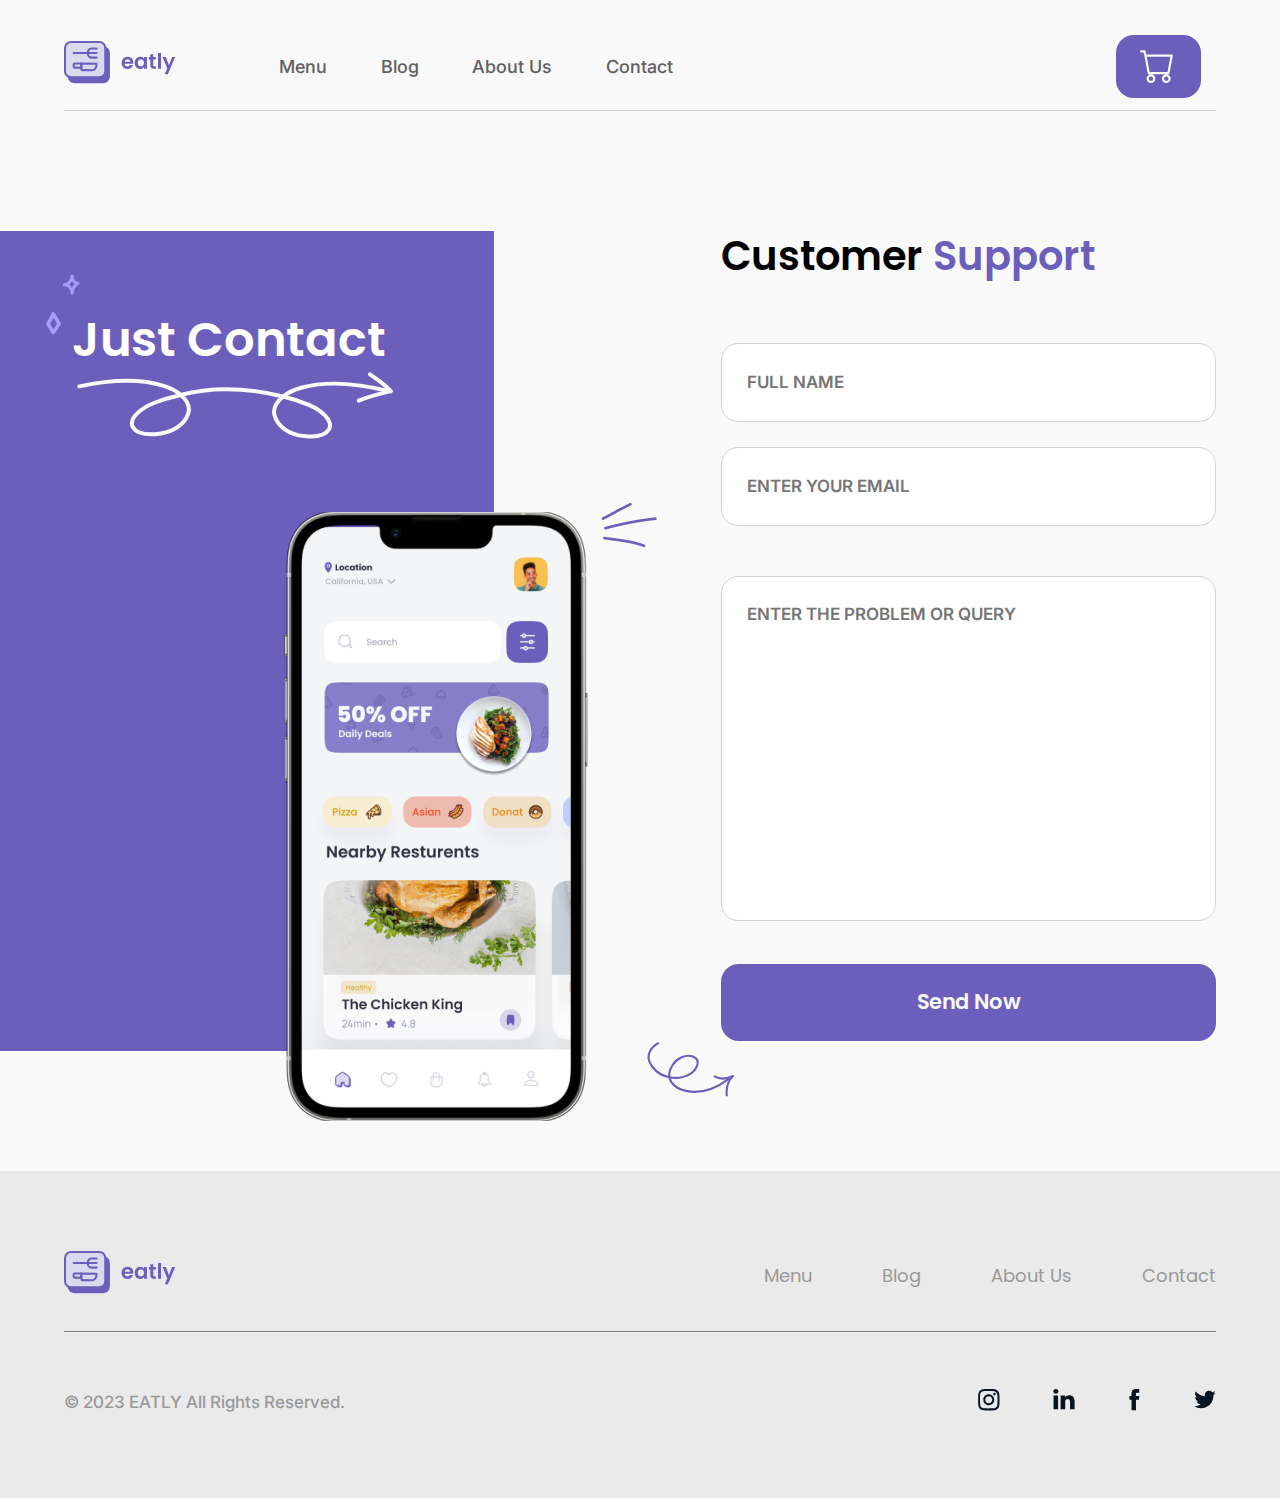
<file: pages/contact.html>
<!DOCTYPE html>
<html lang="en">
<head>
    <meta charset="UTF-8">
    <meta name="viewport" content="width=device-width, initial-scale=1.0">
    <link rel="preconnect" href="https://fonts.googleapis.com">
<link rel="preconnect" href="https://fonts.gstatic.com" crossorigin>
<link href="https://fonts.googleapis.com/css2?family=Inter:wght@400;500&family=Manrope:wght@400;700&family=Poppins:wght@400;500;600;700&family=Public+Sans:wght@700&display=swap" rel="stylesheet">
    <link rel="stylesheet" href="/css/style.css">
    <link rel="stylesheet" href="/css/media.css">
    <link rel="icon" href="/favicon.svg">
    <title>Contact</title>
</head>
<body>
    <div class="site">
        <div class="header">
            <div class="container">
                <div class="header__row">                    
                    <nav class="header__nav">
                        <a href="/index.html" class="header__logo">
                            <img src="/img/Logo.svg" alt="Logo">
                        </a>

                        <ul class="header__menu">
                            <li class="menu__item">
                                <a href="/pages/menu.html" class="menu__link">Menu</a>
                            </li>
                            <li class="menu__item">
                                <a href="/pages/blog.html" class="menu__link">Blog</a>
                            </li>
                            <li class="menu__item">
                                <a href="/pages/about.html" class="menu__link">About Us</a>
                            </li>
                            <li class="menu__item">
                                <a href="/pages/contact.html" class="menu__link">Contact</a>
                            </li>
                        </ul>                    
                    </nav>                    
                    
                    <div class="header__button">
                        <a href="/pages/shoping.html" class="btn btn--shop">
                            <svg xmlns="http://www.w3.org/2000/svg" width="34" height="30" fill="currentColor" viewBox="0 0 16 16">
                                <path d="M0 1.5A.5.5 0 0 1 .5 1H2a.5.5 0 0 1 .485.379L2.89 3H14.5a.5.5 0 0 1 .491.592l-1.5 8A.5.5 0 0 1 13 12H4a.5.5 0 0 1-.491-.408L2.01 3.607 1.61 2H.5a.5.5 0 0 1-.5-.5M3.102 4l1.313 7h8.17l1.313-7zM5 12a2 2 0 1 0 0 4 2 2 0 0 0 0-4m7 0a2 2 0 1 0 0 4 2 2 0 0 0 0-4m-7 1a1 1 0 1 1 0 2 1 1 0 0 1 0-2m7 0a1 1 0 1 1 0 2 1 1 0 0 1 0-2"/>
                            </svg>
                        </a>
                    </div>

                    <button class="header__burger">
                        <span></span>
                    </button>
                </div>
            </div>
        </div>

        <div class="support">
            <div class="container">
                <div class="support__row">
                    <div class="support__row_left">
                        <h2 class="support__title">Just Contact</h2>
                        <img class="support__title_img-1" src="/img/decor9.svg" alt="decor">
                        <img class="support__title_img-2" src="/img/quality-bg.png" alt="quality">
                    </div>
                    <form class="support__row_right">
                        <h2 class="support__title support__title_right">Customer <span>Support</span></h2>
                        <input type="text" placeholder="Full name">
                        <input type="email" placeholder="Enter your email">
                        <textarea placeholder="Enter The Problem Or Query" ></textarea>
                        <button class="btn btn--send">send now</button>
                        <img class="support__title_img-3" src="/img/decor11.svg" alt="decor">
                    </form>
                </div>
            </div>
        </div>

        <div class="footer">
            <div class="container">
                <div class="footer__row">                    
                    <nav class="footer__nav">
                        <a href="/index.html" class="logo">
                            <img src="/img/Logo.svg" alt="Logo">
                        </a>
                        <ul class="menu">
                            <li class="menu__item">
                                <a href="/pages/menu.html" class="menu__link">Menu</a>
                            </li>
                            <li class="menu__item">
                                <a href="/pages/blog.html" class="menu__link">Blog</a>
                            </li>
                            <li class="menu__item">
                                <a href="/pages/about.html" class="menu__link">About Us</a>
                            </li>
                            <li class="menu__item">
                                <a href="/pages/contact.html" class="menu__link">Contact</a>
                            </li>
                        </ul>
                    </nav>
                </div>
                <div class="footer__bottom">
                    <p class="footer__text">© 2023 EATLY All Rights Reserved.</p>
                    <div class="footer__socials">
                        <a href="#" class="footer__icon">
                            <svg width="22" height="22" viewBox="0 0 22 22" xmlns="http://www.w3.org/2000/svg">
                                <path fill-rule="evenodd" clip-rule="evenodd" d="M10.7721 0C12.1916 0.0506994 13.6618 0.0506994 15.0812 0.101392C16.3486 0.152085 17.5146 0.354867 18.6299 1.0139C20.0494 1.87572 20.9112 3.14309 21.2154 4.76533C21.3674 5.72853 21.4181 6.74243 21.4688 7.70564C21.5195 9.83483 21.4688 11.964 21.4688 14.0932C21.4688 15.2085 21.4181 16.3238 21.0633 17.3884C20.3535 19.4669 18.8834 20.7342 16.7542 21.1398C15.791 21.3426 14.7771 21.3426 13.8139 21.3933C11.6846 21.444 9.60615 21.3933 7.47694 21.3933C6.36165 21.3933 5.24635 21.3426 4.18176 20.9877C2.10325 20.278 0.835867 18.8078 0.430303 16.6786C0.227525 15.7154 0.227525 14.7015 0.176829 13.7383C0.126131 11.6091 0.176829 9.47996 0.176829 7.35077C0.176829 6.23549 0.227525 5.1202 0.582391 4.05559C1.29213 1.9771 2.76229 0.709734 4.89148 0.304173C5.8547 0.101399 6.8686 0.101399 7.83181 0.0506994C8.79502 0 9.75823 0 10.7721 0ZM19.5426 10.4939C19.4919 10.4939 19.5426 10.4939 19.5426 10.4939C19.4919 9.6321 19.4919 8.82097 19.4919 7.95916C19.4919 7.14805 19.4412 6.33692 19.3398 5.52581C19.137 3.70078 18.0724 2.4841 16.2981 2.12924C15.3855 1.92646 14.3716 1.92646 13.4591 1.92646C11.6341 1.87577 9.85976 1.87577 8.03473 1.92646C7.12222 1.92646 6.2097 1.97715 5.34788 2.12924C3.82702 2.38271 2.76243 3.24453 2.30617 4.76538C2.15408 5.27233 2.10339 5.77928 2.05269 6.28623C2.002 8.21264 2.002 10.139 2.002 12.0655C2.002 13.2821 2.05269 14.5495 2.15408 15.7662C2.30617 17.5912 3.42146 18.8586 5.2465 19.1627C6.159 19.3148 7.12222 19.3655 8.08543 19.3655C9.85976 19.4162 11.6341 19.3655 13.4591 19.3655C14.2703 19.3655 15.0814 19.3148 15.8925 19.2134C16.6529 19.1627 17.3627 18.9093 17.971 18.4023C18.9849 17.5912 19.3398 16.5266 19.3905 15.3099C19.4919 13.7891 19.4919 12.1668 19.5426 10.4939Z"/>
                                <path fill-rule="evenodd" clip-rule="evenodd" d="M16.2471 10.6962C16.2471 13.7379 13.8137 16.1712 10.772 16.1712C7.73025 16.1712 5.29688 13.7379 5.29688 10.6455C5.29688 7.65453 7.78094 5.22119 10.8227 5.22119C13.8137 5.22119 16.2471 7.65453 16.2471 10.6962ZM10.7719 14.2448C12.6983 14.2448 14.3205 12.6226 14.3205 10.6962C14.3205 8.76976 12.6983 7.14752 10.7719 7.14752C8.79474 7.14752 7.22318 8.76976 7.22318 10.6962C7.17248 12.6226 8.79474 14.2448 10.7719 14.2448Z"/>
                                <path d="M17.7184 4.96758C17.7184 5.67731 17.1607 6.28566 16.451 6.28566C15.7413 6.28566 15.1329 5.67731 15.1836 4.96758C15.1836 4.25785 15.7413 3.7002 16.451 3.7002C17.1607 3.7002 17.7184 4.25784 17.7184 4.96758Z" />
                            </svg>
                        </a>
                        <a href="#" class="footer__icon"><svg width="22" height="21" viewBox="0 0 22 21" xmlns="http://www.w3.org/2000/svg">
                            <path fill-rule="evenodd" clip-rule="evenodd" d="M21.6325 12.4811V20.3602H17.0315V12.9987C17.0315 11.1583 16.3989 9.89304 14.731 9.89304C13.4658 9.89304 12.7181 10.7557 12.373 11.5609C12.258 11.8484 12.2005 12.251 12.2005 12.6536V20.3602H7.59952C7.59952 20.3602 7.65703 7.88013 7.59952 6.61487H12.2005V8.57027C12.2005 8.57027 12.2005 8.62777 12.143 8.62777H12.2005V8.57027C12.8331 7.65008 13.8684 6.26979 16.3414 6.26979C19.332 6.26979 21.6325 8.28271 21.6325 12.4811ZM2.88298 0.000976562C1.33014 0.000976562 0.294922 1.03619 0.294922 2.35897C0.294922 3.68174 1.27263 4.71697 2.82546 4.71697H2.88298C4.49333 4.71697 5.47103 3.68175 5.47103 2.35897C5.41352 1.03619 4.43581 0.000976562 2.88298 0.000976562ZM0.525568 20.3602H5.06905V6.61489H0.525568V20.3602Z"/>
                            </svg>
                        </a>
                        <a href="#" class="footer__icon"><svg width="11" height="22" viewBox="0 0 11 22" xmlns="http://www.w3.org/2000/svg">
                            <path fill-rule="evenodd" clip-rule="evenodd" d="M9.95256 10.6695H6.97166V21.338H2.52644V12.415V10.6695H0.43457V6.90414H2.52644V4.4462C2.52644 2.72041 3.36319 0.000976562 6.97166 0.000976562H10.2663V3.66174H7.913C7.54692 3.66174 6.97166 3.87094 6.97166 4.70768V6.90414H10.3186L9.95256 10.6695Z"/>
                            </svg>
                        </a>
                        <a href="#" class="footer__icon"><svg width="22" height="19" viewBox="0 0 22 19" xmlns="http://www.w3.org/2000/svg">
                            <path fill-rule="evenodd" clip-rule="evenodd" d="M21.6154 2.82596C20.8121 3.1774 20.0088 3.42842 19.1052 3.52883C20.0088 2.97658 20.7117 2.1231 21.0129 1.11901C20.1595 1.62106 19.2056 1.97249 18.2517 2.1733C17.4484 1.31982 16.2937 0.767578 15.0386 0.767578C12.6287 0.767578 10.6707 2.72555 10.6707 5.13537C10.6707 5.48681 10.7209 5.83823 10.7711 6.13947C7.10619 5.93865 3.89307 4.23169 1.73426 1.57085C1.33262 2.22351 1.1318 2.97658 1.1318 3.77985C1.1318 5.28599 1.88488 6.64151 3.08979 7.44478C2.38692 7.44478 1.68406 7.24397 1.0816 6.89253V6.94273C1.0816 9.05133 2.58774 10.8587 4.59594 11.2603C4.2445 11.3607 3.84287 11.4109 3.44122 11.4109C3.14 11.4109 2.88897 11.3607 2.63795 11.3105C3.1902 13.0677 4.79676 14.3228 6.75475 14.373C5.2486 15.5277 3.39102 16.2306 1.33262 16.2306C0.981189 16.2306 0.629757 16.2306 0.27832 16.1804C2.23631 17.4355 4.49553 18.1383 7.00577 18.1383C15.0888 18.1383 19.4566 11.4611 19.4566 5.68762C19.4566 5.48681 19.4566 5.28599 19.4566 5.13537C20.3101 4.48272 21.0631 3.67944 21.6154 2.82596V2.82596Z"/>
                            </svg>
                        </a>
                    </div>
                </div>
            </div>
        </div>
    </div>

    <script src="/js/index.js"></script>
</body>
</html>
</file>
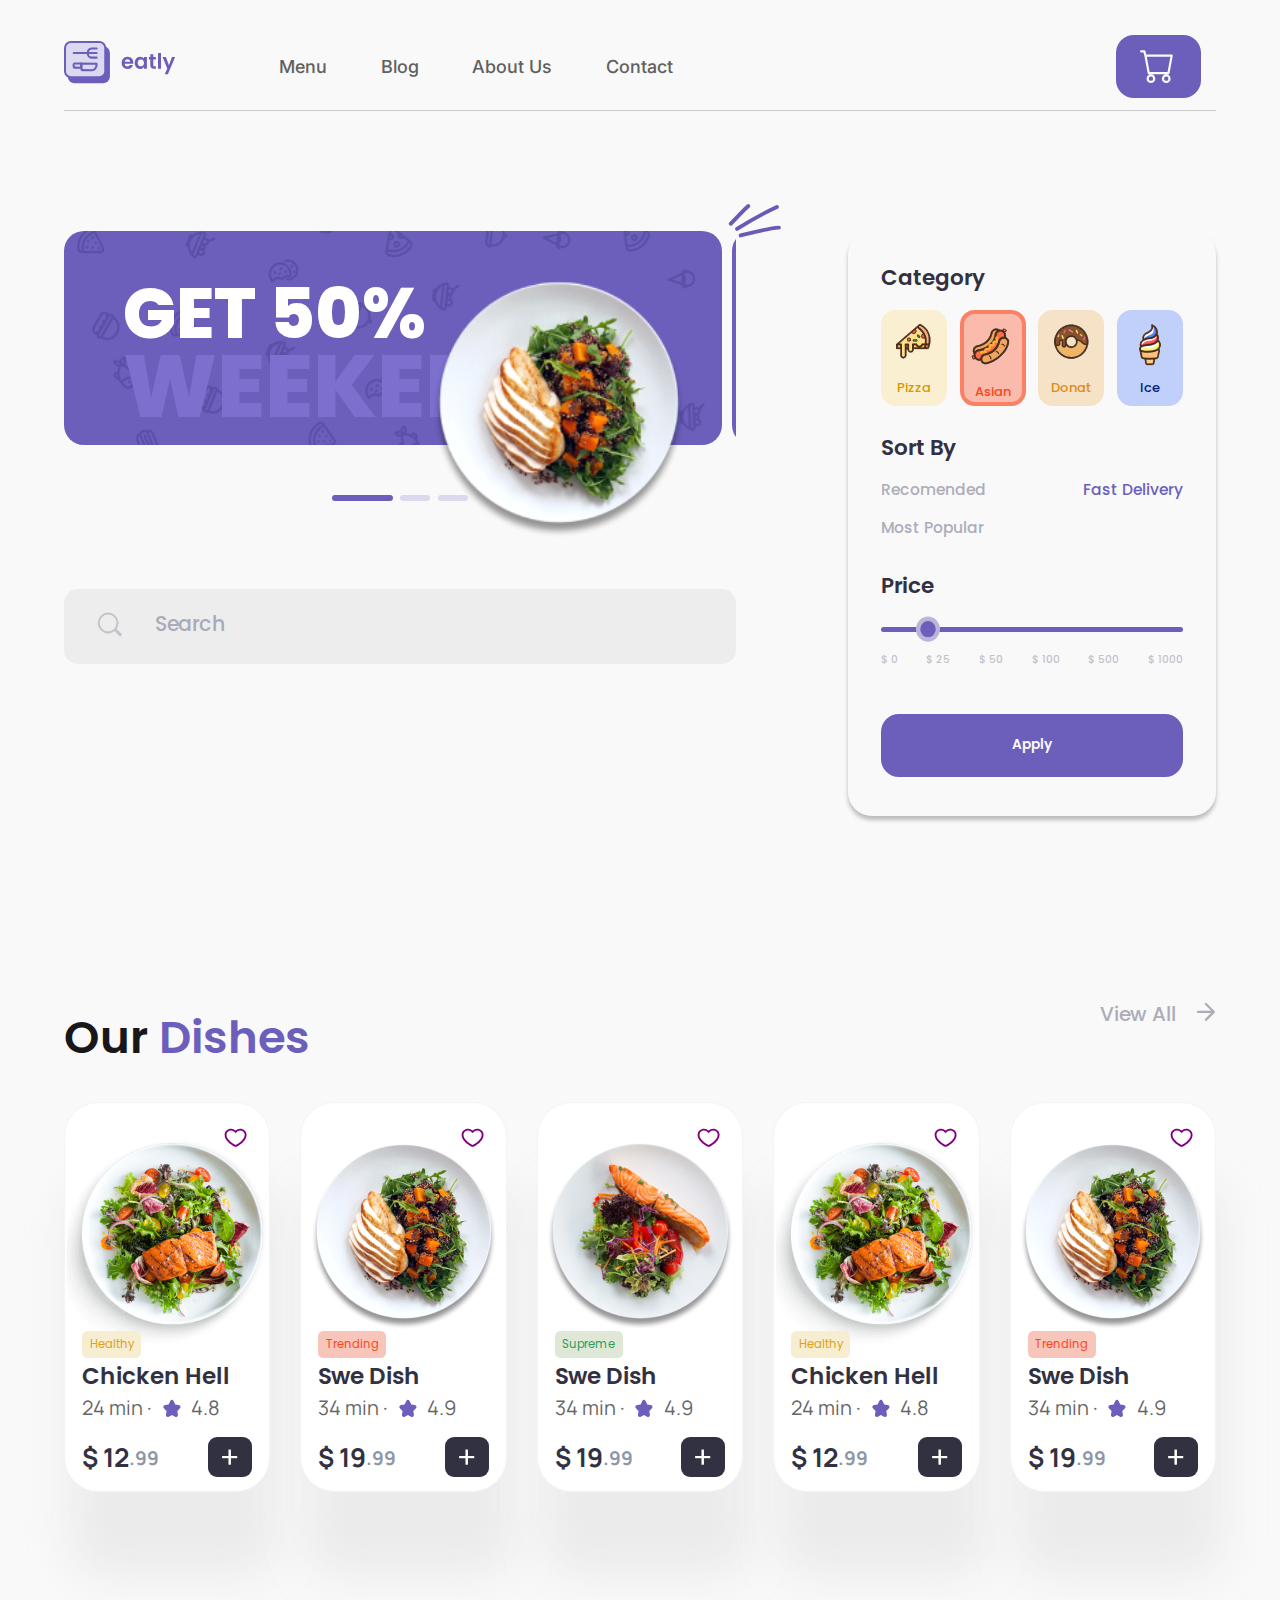
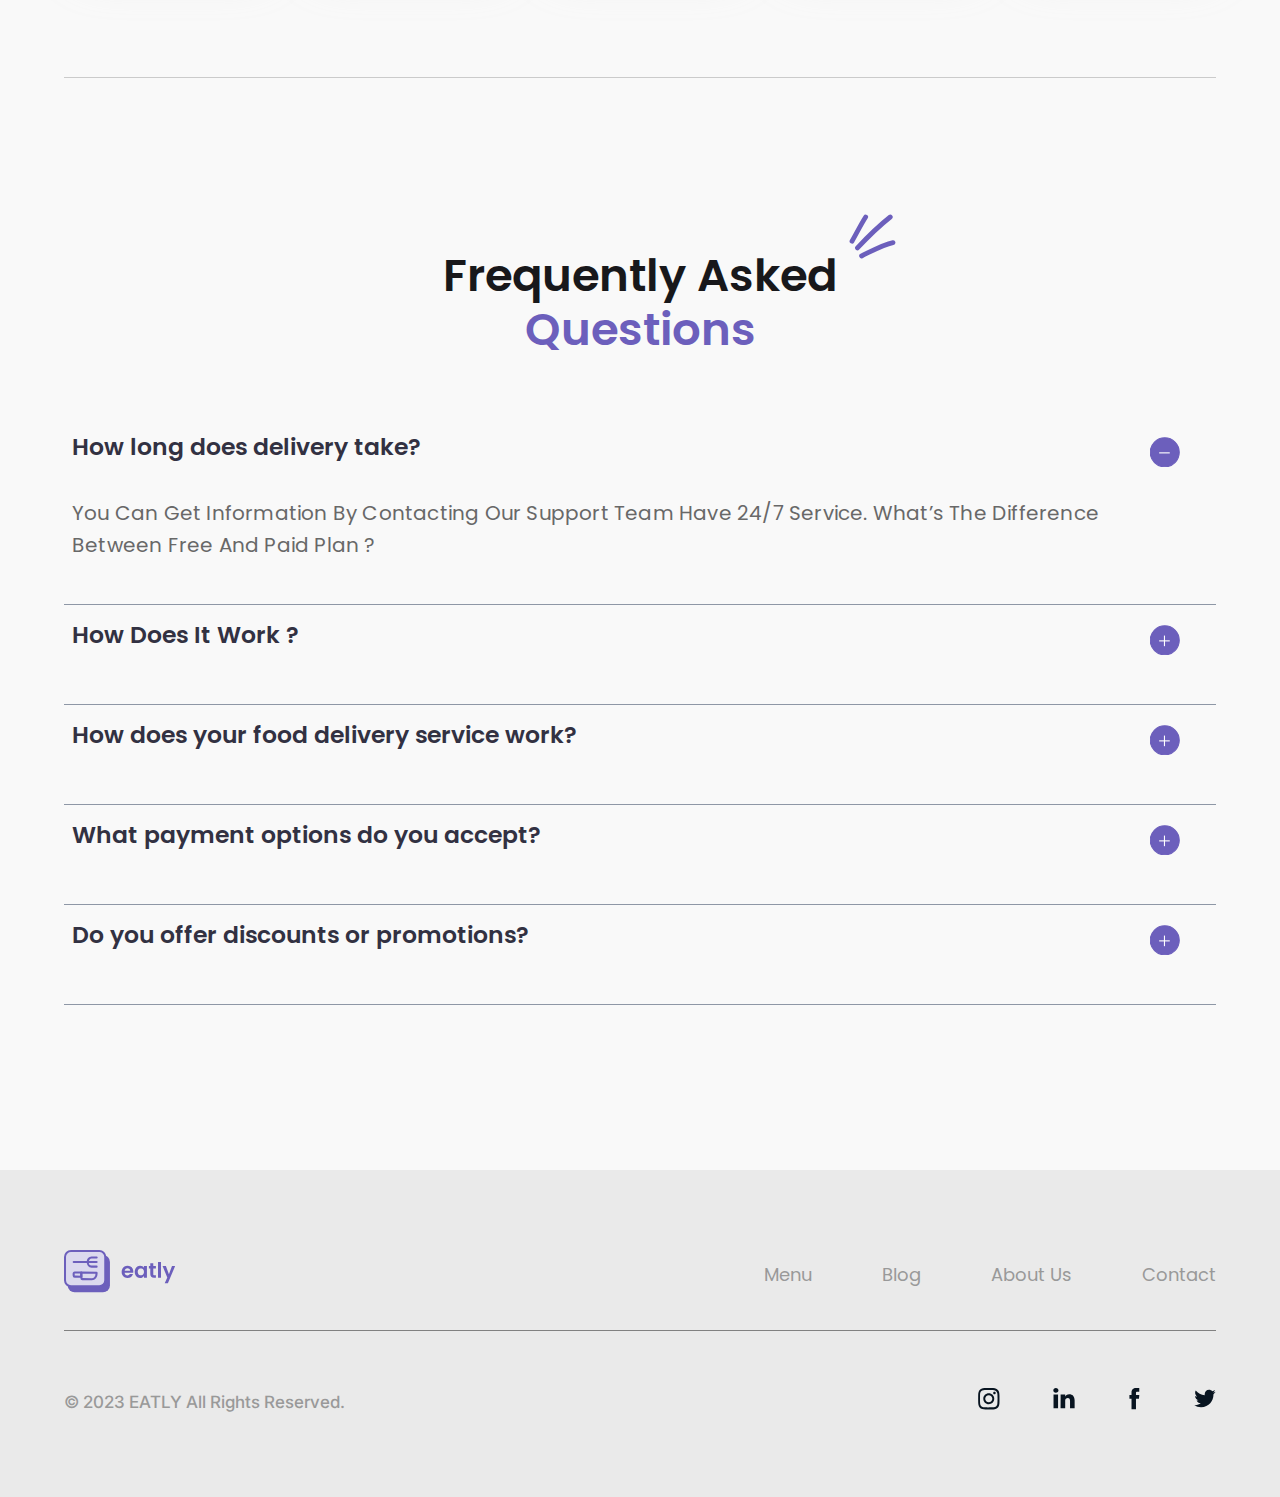
<file: pages/menu.html>
<!DOCTYPE html>
<html lang="en">
<head>
    <meta charset="UTF-8">
    <meta name="viewport" content="width=device-width, initial-scale=1.0">
    <link rel="preconnect" href="https://fonts.googleapis.com">
<link rel="preconnect" href="https://fonts.gstatic.com" crossorigin>
<link href="https://fonts.googleapis.com/css2?family=Inter:wght@400;500&family=Manrope:wght@400;700&family=Poppins:wght@400;500;600;700&family=Public+Sans:wght@700&display=swap" rel="stylesheet">
    <link rel="stylesheet" href="/css/style.css">
    <link rel="stylesheet" href="/css/media.css">
    <link rel="icon" href="/favicon.svg">
    <title>Menu</title>
</head>
<body>
    <div class="site">
        <div class="header">
            <div class="container">
                <div class="header__row">                    
                    <nav class="header__nav">
                        <a href="/index.html" class="header__logo">
                            <img src="/img/Logo.svg" alt="Logo">
                        </a>

                        <ul class="header__menu">
                            <li class="menu__item">
                                <a href="/pages/menu.html" class="menu__link">Menu</a>
                            </li>
                            <li class="menu__item">
                                <a href="/pages/blog.html" class="menu__link">Blog</a>
                            </li>
                            <li class="menu__item">
                                <a href="/pages/about.html" class="menu__link">About Us</a>
                            </li>
                            <li class="menu__item">
                                <a href="/pages/contact.html" class="menu__link">Contact</a>
                            </li>
                        </ul>                    
                    </nav>                    
                    
                    <div class="header__button">
                        <a href="/pages/shoping.html" class="btn btn--shop">
                            <svg xmlns="http://www.w3.org/2000/svg" width="34" height="30" fill="currentColor" viewBox="0 0 16 16">
                                <path d="M0 1.5A.5.5 0 0 1 .5 1H2a.5.5 0 0 1 .485.379L2.89 3H14.5a.5.5 0 0 1 .491.592l-1.5 8A.5.5 0 0 1 13 12H4a.5.5 0 0 1-.491-.408L2.01 3.607 1.61 2H.5a.5.5 0 0 1-.5-.5M3.102 4l1.313 7h8.17l1.313-7zM5 12a2 2 0 1 0 0 4 2 2 0 0 0 0-4m7 0a2 2 0 1 0 0 4 2 2 0 0 0 0-4m-7 1a1 1 0 1 1 0 2 1 1 0 0 1 0-2m7 0a1 1 0 1 1 0 2 1 1 0 0 1 0-2"/>
                            </svg>
                        </a>
                    </div>

                    <button class="header__burger">
                        <span></span>
                    </button>
                </div>
            </div>
        </div>

        <div class="supersale">
            <div class="container"> 
                <div class="supersale__row">
                    <div class="supersale__promo">
                        <ul class="supersale__slider">
                                <li class="supersale__slider_item supersale__slider_item-active">
                                    <div class="supersale__slider_title">GET 50%</div>
                                    <div class="supersale__slider_weekend">WEEKENDS</div>
                                    <img class="supersale__slider_img" src="/img/Food-2.png" alt="supersale">
                                </li>
                                <li class="supersale__slider_item">
                                    <div class="supersale__slider_title">GET 30%</div>
                                    <div class="supersale__slider_weekend">TODAY</div>
                                    <img class="supersale__slider_img" src="/img/Food-3.png" alt="supersale">
                                </li>
                                <li class="supersale__slider_item">
                                    <div class="supersale__slider_title">GET 20%</div>
                                    <div class="supersale__slider_weekend">MONTH</div>
                                    <img class="supersale__slider_img" src="/img/Food-1.png" alt="supersale">
                                </li>
                        </ul>
                        <img class='supersale__promo_decor' src="/img/decor7.svg" alt="decor">

                        <ul class="supersale__line">
                            <li class="supersale__line_item supersale__line_item-active"></li> 
                            <li class="supersale__line_item"></li> 
                            <li class="supersale__line_item"></li>
                        </ul>

                        <input type="search" placeholder="Search">
                    </div>
                    <div class="category">
                        <div class="category__card">
                            <div class="category__title">Category</div>
                            <ul class="category__list">
                                <li class="category__item ">
                                    <h4 class="category__item_title category__item_title-1">Pizza</h4>
                                </li>
                                <li class="category__item category__item-active" >
                                    <h4 class="category__item_title category__item_title-2">Asian</h4>
                                </li>
                                <li class="category__item">
                                    <h4 class="category__item_title category__item_title-3">Donat</h4>
                                </li>
                                <li class="category__item">
                                    <h4 class="category__item_title category__item_title-4">Ice</h4>
                                </li>
                            </ul>
                            <div class="category__title">Sort By</div>
                            <div class="category__card_col">
                                <div class="category__card_row">
                                    <div class="category__card_history">Recomended</div>
                                    <div class="category__card_history category__card_history-active">Fast Delivery</div>
                                </div>
                                <div class="category__card_history">Most Popular</div> 
                           </div>
                            <div class="category__title">Price</div>
                            <div class="category__title_line"> <div class="category__title_circle"></div></div>
                            
                            <ul class="category__price">
                                <li class="category__price_item">$ 0</li>
                                <li class="category__price_item">$ 25</li>
                                <li class="category__price_item">$ 50</li>
                                <li class="category__price_item">$ 100</li>
                                <li class="category__price_item">$ 500</li>
                                <li class="category__price_item">$ 1000</li>
                            </ul>
                            <div class="categotyr__button">
                                <button type="button" class="btn btn--apply">Apply</button>
                            </div>
                        </div>
                    </div>                
                </div>    
            </div>
        </div>

        <div class="dishes">
            <div class="container">
                <div class="dishes__row">
                    <div class="dishes__pagemenu">
                        <h2 class="dishes__title">Our <span>Dishes</span></h2>
                        <div class="dishes__button dishes__button-menu">
                            <a href="#" class="btn btn--view-all">View All <span> <img src="/img/arrow.png" alt="decor"> </span> </a>                                                            
                        </div>
                    </div>
                    <ul class="dishes__cards">
                        <li class="dishes__item">
                            <div class="dishes__category_card">
                                <div class="dishes__item_like">
                                    <svg width="23" height="19" viewBox="0 0 23 19" fill="purple" xmlns="http://www.w3.org/2000/svg">
                                    <path fill-rule="evenodd" clip-rule="evenodd" d="M0.619141 6.66326C0.619141 3.27576 3.59099 0.66748 7.0793 0.66748C8.87745 0.66748 10.4597 1.51061 11.5951 2.60156C12.7306 1.51061 14.3128 0.66748 16.111 0.66748C19.5993 0.66748 22.5712 3.27576 22.5712 6.66326C22.5712 8.98374 21.5816 11.0244 20.2106 12.7493C18.842 14.4712 17.0517 15.9327 15.3376 17.1202C14.6829 17.5737 14.0206 17.9921 13.4144 18.3009C12.8452 18.5907 12.1907 18.8563 11.5951 18.8563C10.9996 18.8563 10.3451 18.5907 9.77593 18.3009C9.16974 17.9921 8.50739 17.5737 7.85268 17.1202C6.13857 15.9327 4.34831 14.4712 2.9797 12.7493C1.60871 11.0244 0.619141 8.98374 0.619141 6.66326ZM7.0793 2.54908C4.47109 2.54908 2.50074 4.46719 2.50074 6.66326C2.50074 8.42381 3.2481 10.0629 4.4527 11.5785C5.65968 13.0971 7.28368 14.4369 8.9242 15.5735C9.54498 16.0035 10.1297 16.3695 10.6298 16.6242C11.167 16.8977 11.4781 16.9747 11.5951 16.9747C11.7122 16.9747 12.0233 16.8977 12.5605 16.6242C13.0606 16.3695 13.6453 16.0035 14.2661 15.5735C15.9066 14.4369 17.5306 13.0971 18.7376 11.5785C19.9422 10.0629 20.6896 8.42381 20.6896 6.66326C20.6896 4.46719 18.7192 2.54908 16.111 2.54908C14.613 2.54908 13.2143 3.444 12.341 4.57986C12.1629 4.81147 11.8873 4.9472 11.5951 4.9472C11.303 4.9472 11.0274 4.81147 10.8493 4.57986C9.97597 3.444 8.57725 2.54908 7.0793 2.54908Z"/>
                                    </svg> 
                                </div>
                                <h4 class="dishes__category dishes__category_1">Healthy</h4>
                                <div class="dishes__subtitle"> <a href='#'>Chicken Hell</a></div>
                                <div class="dishes__comment">24 min ·<span class="dishes__comment_star"><svg width="26" height="27" viewBox="0 0 26 27" fill="none" xmlns="http://www.w3.org/2000/svg">
                                    <path d="M15.9993 21.687C17.7033 22.6197 19.2019 21.4893 18.876 19.511L18.2909 15.9589L20.7696 13.4433C22.1482 12.0443 21.5786 10.2111 19.6708 9.92245L16.2453 9.40421L14.7209 6.18842C13.867 4.38709 12.013 4.36771 11.1575 6.17244L9.62555 9.40421L6.19999 9.92245C4.29484 10.2107 3.72066 12.0423 5.10119 13.4433L7.57994 15.9589L6.99479 19.511C6.66935 21.4865 8.16507 22.621 9.87149 21.687L12.9354 20.01L15.9993 21.687Z" fill="#6C5FBC"/>
                                    <mask id="mask0_1_16751" style="mask-type:luminance" maskUnits="userSpaceOnUse" x="4" y="4" width="18" height="19">
                                    <path d="M15.9993 21.687C17.7033 22.6197 19.2019 21.4893 18.876 19.511L18.2909 15.9589L20.7696 13.4433C22.1482 12.0443 21.5786 10.2111 19.6708 9.92245L16.2453 9.40421L14.7209 6.18842C13.867 4.38709 12.013 4.36771 11.1575 6.17244L9.62555 9.40421L6.19999 9.92245C4.29484 10.2107 3.72066 12.0423 5.10119 13.4433L7.57994 15.9589L6.99479 19.511C6.66935 21.4865 8.16507 22.621 9.87149 21.687L12.9354 20.01L15.9993 21.687Z" fill="white"/>
                                    </mask>
                                    <g mask="url(#mask0_1_16751)">
                                    </g>
                                    </svg></span><span>4.8</span>   
                                </div>
                                <div class="dishes__price">$ 12<span class="dishes__price_sub">.99</span>
                                    <div class='dishes__add'>
                                    </div>
                                </div>
                        </div>
                        </li>
                        <li class="dishes__item">
                            <div class="dishes__category_card">
                                <div class="dishes__item_like">
                                    <svg width="23" height="19" viewBox="0 0 23 19" fill="purple" xmlns="http://www.w3.org/2000/svg">
                                    <path fill-rule="evenodd" clip-rule="evenodd" d="M0.619141 6.66326C0.619141 3.27576 3.59099 0.66748 7.0793 0.66748C8.87745 0.66748 10.4597 1.51061 11.5951 2.60156C12.7306 1.51061 14.3128 0.66748 16.111 0.66748C19.5993 0.66748 22.5712 3.27576 22.5712 6.66326C22.5712 8.98374 21.5816 11.0244 20.2106 12.7493C18.842 14.4712 17.0517 15.9327 15.3376 17.1202C14.6829 17.5737 14.0206 17.9921 13.4144 18.3009C12.8452 18.5907 12.1907 18.8563 11.5951 18.8563C10.9996 18.8563 10.3451 18.5907 9.77593 18.3009C9.16974 17.9921 8.50739 17.5737 7.85268 17.1202C6.13857 15.9327 4.34831 14.4712 2.9797 12.7493C1.60871 11.0244 0.619141 8.98374 0.619141 6.66326ZM7.0793 2.54908C4.47109 2.54908 2.50074 4.46719 2.50074 6.66326C2.50074 8.42381 3.2481 10.0629 4.4527 11.5785C5.65968 13.0971 7.28368 14.4369 8.9242 15.5735C9.54498 16.0035 10.1297 16.3695 10.6298 16.6242C11.167 16.8977 11.4781 16.9747 11.5951 16.9747C11.7122 16.9747 12.0233 16.8977 12.5605 16.6242C13.0606 16.3695 13.6453 16.0035 14.2661 15.5735C15.9066 14.4369 17.5306 13.0971 18.7376 11.5785C19.9422 10.0629 20.6896 8.42381 20.6896 6.66326C20.6896 4.46719 18.7192 2.54908 16.111 2.54908C14.613 2.54908 13.2143 3.444 12.341 4.57986C12.1629 4.81147 11.8873 4.9472 11.5951 4.9472C11.303 4.9472 11.0274 4.81147 10.8493 4.57986C9.97597 3.444 8.57725 2.54908 7.0793 2.54908Z"/>
                                    </svg> 
                                </div>                                
                                <h4 class="dishes__category dishes__category_2">Trending</h4>
                                <div class="dishes__subtitle"> <a href='#'>Swe Dish</a></div>
                                <div class="dishes__comment">34 min ·<span class="dishes__comment_star"><svg width="26" height="27" viewBox="0 0 26 27" fill="none" xmlns="http://www.w3.org/2000/svg">
                                    <path d="M15.9993 21.687C17.7033 22.6197 19.2019 21.4893 18.876 19.511L18.2909 15.9589L20.7696 13.4433C22.1482 12.0443 21.5786 10.2111 19.6708 9.92245L16.2453 9.40421L14.7209 6.18842C13.867 4.38709 12.013 4.36771 11.1575 6.17244L9.62555 9.40421L6.19999 9.92245C4.29484 10.2107 3.72066 12.0423 5.10119 13.4433L7.57994 15.9589L6.99479 19.511C6.66935 21.4865 8.16507 22.621 9.87149 21.687L12.9354 20.01L15.9993 21.687Z" fill="#6C5FBC"/>
                                    <mask id="mask0_1_16751" style="mask-type:luminance" maskUnits="userSpaceOnUse" x="4" y="4" width="18" height="19">
                                    <path d="M15.9993 21.687C17.7033 22.6197 19.2019 21.4893 18.876 19.511L18.2909 15.9589L20.7696 13.4433C22.1482 12.0443 21.5786 10.2111 19.6708 9.92245L16.2453 9.40421L14.7209 6.18842C13.867 4.38709 12.013 4.36771 11.1575 6.17244L9.62555 9.40421L6.19999 9.92245C4.29484 10.2107 3.72066 12.0423 5.10119 13.4433L7.57994 15.9589L6.99479 19.511C6.66935 21.4865 8.16507 22.621 9.87149 21.687L12.9354 20.01L15.9993 21.687Z" fill="white"/>
                                    </mask>
                                    <g mask="url(#mask0_1_16751)">
                                    </g>
                                    </svg></span><span>4.9</span>
                                </div>                             
                                <div class="dishes__price">$ 19<span class="dishes__price_sub">.99</span>
                                    <div class='dishes__add'>
                                    </div>
                                </div>       
                            </div>
                        </li>
                        <li class="dishes__item">
                            <div class="dishes__category_card">
                                <div class="dishes__item_like">
                                    <svg width="23" height="19" viewBox="0 0 23 19" fill="purple" xmlns="http://www.w3.org/2000/svg">
                                    <path fill-rule="evenodd" clip-rule="evenodd" d="M0.619141 6.66326C0.619141 3.27576 3.59099 0.66748 7.0793 0.66748C8.87745 0.66748 10.4597 1.51061 11.5951 2.60156C12.7306 1.51061 14.3128 0.66748 16.111 0.66748C19.5993 0.66748 22.5712 3.27576 22.5712 6.66326C22.5712 8.98374 21.5816 11.0244 20.2106 12.7493C18.842 14.4712 17.0517 15.9327 15.3376 17.1202C14.6829 17.5737 14.0206 17.9921 13.4144 18.3009C12.8452 18.5907 12.1907 18.8563 11.5951 18.8563C10.9996 18.8563 10.3451 18.5907 9.77593 18.3009C9.16974 17.9921 8.50739 17.5737 7.85268 17.1202C6.13857 15.9327 4.34831 14.4712 2.9797 12.7493C1.60871 11.0244 0.619141 8.98374 0.619141 6.66326ZM7.0793 2.54908C4.47109 2.54908 2.50074 4.46719 2.50074 6.66326C2.50074 8.42381 3.2481 10.0629 4.4527 11.5785C5.65968 13.0971 7.28368 14.4369 8.9242 15.5735C9.54498 16.0035 10.1297 16.3695 10.6298 16.6242C11.167 16.8977 11.4781 16.9747 11.5951 16.9747C11.7122 16.9747 12.0233 16.8977 12.5605 16.6242C13.0606 16.3695 13.6453 16.0035 14.2661 15.5735C15.9066 14.4369 17.5306 13.0971 18.7376 11.5785C19.9422 10.0629 20.6896 8.42381 20.6896 6.66326C20.6896 4.46719 18.7192 2.54908 16.111 2.54908C14.613 2.54908 13.2143 3.444 12.341 4.57986C12.1629 4.81147 11.8873 4.9472 11.5951 4.9472C11.303 4.9472 11.0274 4.81147 10.8493 4.57986C9.97597 3.444 8.57725 2.54908 7.0793 2.54908Z"/>
                                    </svg> 
                                </div>
                                <h4 class="dishes__category dishes__category_3">Supreme</h4>
                                <div class="dishes__subtitle"> <a href='#'>Swe Dish</a></div>
                                <div class="dishes__comment">34 min ·<span class="dishes__comment_star"><svg width="26" height="27" viewBox="0 0 26 27" fill="none" xmlns="http://www.w3.org/2000/svg">
                                    <path d="M15.9993 21.687C17.7033 22.6197 19.2019 21.4893 18.876 19.511L18.2909 15.9589L20.7696 13.4433C22.1482 12.0443 21.5786 10.2111 19.6708 9.92245L16.2453 9.40421L14.7209 6.18842C13.867 4.38709 12.013 4.36771 11.1575 6.17244L9.62555 9.40421L6.19999 9.92245C4.29484 10.2107 3.72066 12.0423 5.10119 13.4433L7.57994 15.9589L6.99479 19.511C6.66935 21.4865 8.16507 22.621 9.87149 21.687L12.9354 20.01L15.9993 21.687Z" fill="#6C5FBC"/>
                                    <mask id="mask0_1_16751" style="mask-type:luminance" maskUnits="userSpaceOnUse" x="4" y="4" width="18" height="19">
                                    <path d="M15.9993 21.687C17.7033 22.6197 19.2019 21.4893 18.876 19.511L18.2909 15.9589L20.7696 13.4433C22.1482 12.0443 21.5786 10.2111 19.6708 9.92245L16.2453 9.40421L14.7209 6.18842C13.867 4.38709 12.013 4.36771 11.1575 6.17244L9.62555 9.40421L6.19999 9.92245C4.29484 10.2107 3.72066 12.0423 5.10119 13.4433L7.57994 15.9589L6.99479 19.511C6.66935 21.4865 8.16507 22.621 9.87149 21.687L12.9354 20.01L15.9993 21.687Z" fill="white"/>
                                    </mask>
                                    <g mask="url(#mask0_1_16751)">
                                    </g>
                                    </svg></span><span>4.9</span>    
                                </div>                         
                                <div class="dishes__price">$ 19<span class="dishes__price_sub">.99</span>
                                    <div class='dishes__add'>
                                    </div>
                                </div>
                            </div>
                        </li>
                        <li class="dishes__item">
                            <div class="dishes__category_card">
                                <div class="dishes__item_like">
                                    <svg width="23" height="19" viewBox="0 0 23 19" fill="purple" xmlns="http://www.w3.org/2000/svg">
                                    <path fill-rule="evenodd" clip-rule="evenodd" d="M0.619141 6.66326C0.619141 3.27576 3.59099 0.66748 7.0793 0.66748C8.87745 0.66748 10.4597 1.51061 11.5951 2.60156C12.7306 1.51061 14.3128 0.66748 16.111 0.66748C19.5993 0.66748 22.5712 3.27576 22.5712 6.66326C22.5712 8.98374 21.5816 11.0244 20.2106 12.7493C18.842 14.4712 17.0517 15.9327 15.3376 17.1202C14.6829 17.5737 14.0206 17.9921 13.4144 18.3009C12.8452 18.5907 12.1907 18.8563 11.5951 18.8563C10.9996 18.8563 10.3451 18.5907 9.77593 18.3009C9.16974 17.9921 8.50739 17.5737 7.85268 17.1202C6.13857 15.9327 4.34831 14.4712 2.9797 12.7493C1.60871 11.0244 0.619141 8.98374 0.619141 6.66326ZM7.0793 2.54908C4.47109 2.54908 2.50074 4.46719 2.50074 6.66326C2.50074 8.42381 3.2481 10.0629 4.4527 11.5785C5.65968 13.0971 7.28368 14.4369 8.9242 15.5735C9.54498 16.0035 10.1297 16.3695 10.6298 16.6242C11.167 16.8977 11.4781 16.9747 11.5951 16.9747C11.7122 16.9747 12.0233 16.8977 12.5605 16.6242C13.0606 16.3695 13.6453 16.0035 14.2661 15.5735C15.9066 14.4369 17.5306 13.0971 18.7376 11.5785C19.9422 10.0629 20.6896 8.42381 20.6896 6.66326C20.6896 4.46719 18.7192 2.54908 16.111 2.54908C14.613 2.54908 13.2143 3.444 12.341 4.57986C12.1629 4.81147 11.8873 4.9472 11.5951 4.9472C11.303 4.9472 11.0274 4.81147 10.8493 4.57986C9.97597 3.444 8.57725 2.54908 7.0793 2.54908Z"/>
                                    </svg> 
                                </div>
                                <h4 class="dishes__category dishes__category_1">Healthy</h4>
                                <div class="dishes__subtitle"> <a href='#'>Chicken Hell</a></div>
                                <div class="dishes__comment">24 min ·<span class="dishes__comment_star"><svg width="26" height="27" viewBox="0 0 26 27" fill="none" xmlns="http://www.w3.org/2000/svg">
                                    <path d="M15.9993 21.687C17.7033 22.6197 19.2019 21.4893 18.876 19.511L18.2909 15.9589L20.7696 13.4433C22.1482 12.0443 21.5786 10.2111 19.6708 9.92245L16.2453 9.40421L14.7209 6.18842C13.867 4.38709 12.013 4.36771 11.1575 6.17244L9.62555 9.40421L6.19999 9.92245C4.29484 10.2107 3.72066 12.0423 5.10119 13.4433L7.57994 15.9589L6.99479 19.511C6.66935 21.4865 8.16507 22.621 9.87149 21.687L12.9354 20.01L15.9993 21.687Z" fill="#6C5FBC"/>
                                    <mask id="mask0_1_16751" style="mask-type:luminance" maskUnits="userSpaceOnUse" x="4" y="4" width="18" height="19">
                                    <path d="M15.9993 21.687C17.7033 22.6197 19.2019 21.4893 18.876 19.511L18.2909 15.9589L20.7696 13.4433C22.1482 12.0443 21.5786 10.2111 19.6708 9.92245L16.2453 9.40421L14.7209 6.18842C13.867 4.38709 12.013 4.36771 11.1575 6.17244L9.62555 9.40421L6.19999 9.92245C4.29484 10.2107 3.72066 12.0423 5.10119 13.4433L7.57994 15.9589L6.99479 19.511C6.66935 21.4865 8.16507 22.621 9.87149 21.687L12.9354 20.01L15.9993 21.687Z" fill="white"/>
                                    </mask>
                                    <g mask="url(#mask0_1_16751)">
                                    </g>
                                    </svg></span><span>4.8</span> 
                                </div>                            
                                <div class="dishes__price">$ 12<span class="dishes__price_sub">.99</span>
                                    <div class='dishes__add'>
                                    </div>
                                </div>
                            </div>
                        </li>
                        <li class="dishes__item">
                            <div class="dishes__category_card">
                                <div class="dishes__item_like">
                                    <svg width="23" height="19" viewBox="0 0 23 19" fill="purple" xmlns="http://www.w3.org/2000/svg">
                                    <path fill-rule="evenodd" clip-rule="evenodd" d="M0.619141 6.66326C0.619141 3.27576 3.59099 0.66748 7.0793 0.66748C8.87745 0.66748 10.4597 1.51061 11.5951 2.60156C12.7306 1.51061 14.3128 0.66748 16.111 0.66748C19.5993 0.66748 22.5712 3.27576 22.5712 6.66326C22.5712 8.98374 21.5816 11.0244 20.2106 12.7493C18.842 14.4712 17.0517 15.9327 15.3376 17.1202C14.6829 17.5737 14.0206 17.9921 13.4144 18.3009C12.8452 18.5907 12.1907 18.8563 11.5951 18.8563C10.9996 18.8563 10.3451 18.5907 9.77593 18.3009C9.16974 17.9921 8.50739 17.5737 7.85268 17.1202C6.13857 15.9327 4.34831 14.4712 2.9797 12.7493C1.60871 11.0244 0.619141 8.98374 0.619141 6.66326ZM7.0793 2.54908C4.47109 2.54908 2.50074 4.46719 2.50074 6.66326C2.50074 8.42381 3.2481 10.0629 4.4527 11.5785C5.65968 13.0971 7.28368 14.4369 8.9242 15.5735C9.54498 16.0035 10.1297 16.3695 10.6298 16.6242C11.167 16.8977 11.4781 16.9747 11.5951 16.9747C11.7122 16.9747 12.0233 16.8977 12.5605 16.6242C13.0606 16.3695 13.6453 16.0035 14.2661 15.5735C15.9066 14.4369 17.5306 13.0971 18.7376 11.5785C19.9422 10.0629 20.6896 8.42381 20.6896 6.66326C20.6896 4.46719 18.7192 2.54908 16.111 2.54908C14.613 2.54908 13.2143 3.444 12.341 4.57986C12.1629 4.81147 11.8873 4.9472 11.5951 4.9472C11.303 4.9472 11.0274 4.81147 10.8493 4.57986C9.97597 3.444 8.57725 2.54908 7.0793 2.54908Z"/>
                                    </svg> 
                                </div>
                                <h4 class="dishes__category dishes__category_2">Trending</h4>
                                <div class="dishes__subtitle"> <a href='#'>Swe Dish</a></div>
                                <div class="dishes__comment">34 min ·<span class="dishes__comment_star"><svg width="26" height="27" viewBox="0 0 26 27" fill="none" xmlns="http://www.w3.org/2000/svg">
                                    <path d="M15.9993 21.687C17.7033 22.6197 19.2019 21.4893 18.876 19.511L18.2909 15.9589L20.7696 13.4433C22.1482 12.0443 21.5786 10.2111 19.6708 9.92245L16.2453 9.40421L14.7209 6.18842C13.867 4.38709 12.013 4.36771 11.1575 6.17244L9.62555 9.40421L6.19999 9.92245C4.29484 10.2107 3.72066 12.0423 5.10119 13.4433L7.57994 15.9589L6.99479 19.511C6.66935 21.4865 8.16507 22.621 9.87149 21.687L12.9354 20.01L15.9993 21.687Z" fill="#6C5FBC"/>
                                    <mask id="mask0_1_16751" style="mask-type:luminance" maskUnits="userSpaceOnUse" x="4" y="4" width="18" height="19">
                                    <path d="M15.9993 21.687C17.7033 22.6197 19.2019 21.4893 18.876 19.511L18.2909 15.9589L20.7696 13.4433C22.1482 12.0443 21.5786 10.2111 19.6708 9.92245L16.2453 9.40421L14.7209 6.18842C13.867 4.38709 12.013 4.36771 11.1575 6.17244L9.62555 9.40421L6.19999 9.92245C4.29484 10.2107 3.72066 12.0423 5.10119 13.4433L7.57994 15.9589L6.99479 19.511C6.66935 21.4865 8.16507 22.621 9.87149 21.687L12.9354 20.01L15.9993 21.687Z" fill="white"/>
                                    </mask>
                                    <g mask="url(#mask0_1_16751)">
                                    </g>
                                    </svg></span><span>4.9</span>  
                                </div>                           
                                <div class="dishes__price">$ 19<span class="dishes__price_sub">.99</span>
                                    <div class='dishes__add'>
                                    </div>
                                </div>
                            </div>    
                        </li>
                    </ul>
                </div>
            </div>
        </div>

        <div class="questions">
            <div class="container">
                <div class="questions__row">
                    <div class="questions__header">
                        <h2 class="questions__header_title">Frequently Asked <br/><span>Questions</span></h2>
                        <img class='questions__header_decor' src="/img/decor8.svg" alt="decor">
                    </div>
                    <ul class="questions__list">
                        
                        <li class="questions__item questions__item-active">
                            <div class="questions__item_questions">
                                <div class="questions__item_title">How long does delivery take?</div>
                                <div class="questions__item_question questions__item_question-active">You Can Get Information By Contacting Our Support Team Have 24/7 Service. What’s The Difference Between Free And Paid Plan ?</div>
                            </div>
                            <div class="questions__item_button questions__item_button-active"></div>
                        </li>
                        
                        
                        <li class="questions__item">
                            <div class="questions__item_questions">
                                <div class="questions__item_title">How Does It Work ?</div>
                                <div class="questions__item_question">You Can Get Information By Contacting Our Support Team Have 24/7 Service. What’s The Difference Between Free And Paid Plan ?</div>
                            </div>
                            <div class="questions__item_button"></div>
                        </li>
                        
                        <li class="questions__item">
                            <div class="questions__item_questions">
                                <div class="questions__item_title">How does your food delivery service work?</div>
                                <div class="questions__item_question">You Can Get Information By Contacting Our Support Team Have 24/7 Service. What’s The Difference Between Free And Paid Plan ?</div>
                            </div>
                            <div class="questions__item_button"></div>
                        </li>
                        
                        <li class="questions__item">
                            <div class="questions__item_questions">
                                <div class="questions__item_title">What payment options do you accept?</div>
                                <div class="questions__item_question">You Can Get Information By Contacting Our Support Team Have 24/7 Service. What’s The Difference Between Free And Paid Plan ?</div>
                            </div>
                            <div class="questions__item_button"></div>
                        </li>
    
                        <li class="questions__item">
                            <div class="questions__item_questions">
                                <div class="questions__item_title">Do you offer discounts or promotions?</div>
                                <div class="questions__item_question">You Can Get Information By Contacting Our Support Team Have 24/7 Service. What’s The Difference Between Free And Paid Plan ?</div>
                            </div>
                            <div class="questions__item_button"></div>
                        </li>
    
                    </ul>
                </div>
            </div>    
        </div>

        <div class="footer">
            <div class="container">
                <div class="footer__row">                    
                    <nav class="footer__nav">
                        <a href="/index.html" class="logo">
                            <img src="/img/Logo.svg" alt="Logo">
                        </a>
                        <ul class="menu">
                            <li class="menu__item">
                                <a href="/pages/menu.html" class="menu__link">Menu</a>
                            </li>
                            <li class="menu__item">
                                <a href="/pages/blog.html" class="menu__link">Blog</a>
                            </li>
                            <li class="menu__item">
                                <a href="/pages/about.html" class="menu__link">About Us</a>
                            </li>
                            <li class="menu__item">
                                <a href="/pages/contact.html" class="menu__link">Contact</a>
                            </li>
                        </ul>
                    </nav>
                </div>
                <div class="footer__bottom">
                    <p class="footer__text">© 2023 EATLY All Rights Reserved.</p>
                    <div class="footer__socials">
                        <a href="#" class="footer__icon">
                            <svg width="22" height="22" viewBox="0 0 22 22" xmlns="http://www.w3.org/2000/svg">
                                <path fill-rule="evenodd" clip-rule="evenodd" d="M10.7721 0C12.1916 0.0506994 13.6618 0.0506994 15.0812 0.101392C16.3486 0.152085 17.5146 0.354867 18.6299 1.0139C20.0494 1.87572 20.9112 3.14309 21.2154 4.76533C21.3674 5.72853 21.4181 6.74243 21.4688 7.70564C21.5195 9.83483 21.4688 11.964 21.4688 14.0932C21.4688 15.2085 21.4181 16.3238 21.0633 17.3884C20.3535 19.4669 18.8834 20.7342 16.7542 21.1398C15.791 21.3426 14.7771 21.3426 13.8139 21.3933C11.6846 21.444 9.60615 21.3933 7.47694 21.3933C6.36165 21.3933 5.24635 21.3426 4.18176 20.9877C2.10325 20.278 0.835867 18.8078 0.430303 16.6786C0.227525 15.7154 0.227525 14.7015 0.176829 13.7383C0.126131 11.6091 0.176829 9.47996 0.176829 7.35077C0.176829 6.23549 0.227525 5.1202 0.582391 4.05559C1.29213 1.9771 2.76229 0.709734 4.89148 0.304173C5.8547 0.101399 6.8686 0.101399 7.83181 0.0506994C8.79502 0 9.75823 0 10.7721 0ZM19.5426 10.4939C19.4919 10.4939 19.5426 10.4939 19.5426 10.4939C19.4919 9.6321 19.4919 8.82097 19.4919 7.95916C19.4919 7.14805 19.4412 6.33692 19.3398 5.52581C19.137 3.70078 18.0724 2.4841 16.2981 2.12924C15.3855 1.92646 14.3716 1.92646 13.4591 1.92646C11.6341 1.87577 9.85976 1.87577 8.03473 1.92646C7.12222 1.92646 6.2097 1.97715 5.34788 2.12924C3.82702 2.38271 2.76243 3.24453 2.30617 4.76538C2.15408 5.27233 2.10339 5.77928 2.05269 6.28623C2.002 8.21264 2.002 10.139 2.002 12.0655C2.002 13.2821 2.05269 14.5495 2.15408 15.7662C2.30617 17.5912 3.42146 18.8586 5.2465 19.1627C6.159 19.3148 7.12222 19.3655 8.08543 19.3655C9.85976 19.4162 11.6341 19.3655 13.4591 19.3655C14.2703 19.3655 15.0814 19.3148 15.8925 19.2134C16.6529 19.1627 17.3627 18.9093 17.971 18.4023C18.9849 17.5912 19.3398 16.5266 19.3905 15.3099C19.4919 13.7891 19.4919 12.1668 19.5426 10.4939Z"/>
                                <path fill-rule="evenodd" clip-rule="evenodd" d="M16.2471 10.6962C16.2471 13.7379 13.8137 16.1712 10.772 16.1712C7.73025 16.1712 5.29688 13.7379 5.29688 10.6455C5.29688 7.65453 7.78094 5.22119 10.8227 5.22119C13.8137 5.22119 16.2471 7.65453 16.2471 10.6962ZM10.7719 14.2448C12.6983 14.2448 14.3205 12.6226 14.3205 10.6962C14.3205 8.76976 12.6983 7.14752 10.7719 7.14752C8.79474 7.14752 7.22318 8.76976 7.22318 10.6962C7.17248 12.6226 8.79474 14.2448 10.7719 14.2448Z"/>
                                <path d="M17.7184 4.96758C17.7184 5.67731 17.1607 6.28566 16.451 6.28566C15.7413 6.28566 15.1329 5.67731 15.1836 4.96758C15.1836 4.25785 15.7413 3.7002 16.451 3.7002C17.1607 3.7002 17.7184 4.25784 17.7184 4.96758Z" />
                            </svg>
                        </a>
                        <a href="#" class="footer__icon"><svg width="22" height="21" viewBox="0 0 22 21" xmlns="http://www.w3.org/2000/svg">
                            <path fill-rule="evenodd" clip-rule="evenodd" d="M21.6325 12.4811V20.3602H17.0315V12.9987C17.0315 11.1583 16.3989 9.89304 14.731 9.89304C13.4658 9.89304 12.7181 10.7557 12.373 11.5609C12.258 11.8484 12.2005 12.251 12.2005 12.6536V20.3602H7.59952C7.59952 20.3602 7.65703 7.88013 7.59952 6.61487H12.2005V8.57027C12.2005 8.57027 12.2005 8.62777 12.143 8.62777H12.2005V8.57027C12.8331 7.65008 13.8684 6.26979 16.3414 6.26979C19.332 6.26979 21.6325 8.28271 21.6325 12.4811ZM2.88298 0.000976562C1.33014 0.000976562 0.294922 1.03619 0.294922 2.35897C0.294922 3.68174 1.27263 4.71697 2.82546 4.71697H2.88298C4.49333 4.71697 5.47103 3.68175 5.47103 2.35897C5.41352 1.03619 4.43581 0.000976562 2.88298 0.000976562ZM0.525568 20.3602H5.06905V6.61489H0.525568V20.3602Z"/>
                            </svg>
                        </a>
                        <a href="#" class="footer__icon"><svg width="11" height="22" viewBox="0 0 11 22" xmlns="http://www.w3.org/2000/svg">
                            <path fill-rule="evenodd" clip-rule="evenodd" d="M9.95256 10.6695H6.97166V21.338H2.52644V12.415V10.6695H0.43457V6.90414H2.52644V4.4462C2.52644 2.72041 3.36319 0.000976562 6.97166 0.000976562H10.2663V3.66174H7.913C7.54692 3.66174 6.97166 3.87094 6.97166 4.70768V6.90414H10.3186L9.95256 10.6695Z"/>
                            </svg>
                        </a>
                        <a href="#" class="footer__icon"><svg width="22" height="19" viewBox="0 0 22 19" xmlns="http://www.w3.org/2000/svg">
                            <path fill-rule="evenodd" clip-rule="evenodd" d="M21.6154 2.82596C20.8121 3.1774 20.0088 3.42842 19.1052 3.52883C20.0088 2.97658 20.7117 2.1231 21.0129 1.11901C20.1595 1.62106 19.2056 1.97249 18.2517 2.1733C17.4484 1.31982 16.2937 0.767578 15.0386 0.767578C12.6287 0.767578 10.6707 2.72555 10.6707 5.13537C10.6707 5.48681 10.7209 5.83823 10.7711 6.13947C7.10619 5.93865 3.89307 4.23169 1.73426 1.57085C1.33262 2.22351 1.1318 2.97658 1.1318 3.77985C1.1318 5.28599 1.88488 6.64151 3.08979 7.44478C2.38692 7.44478 1.68406 7.24397 1.0816 6.89253V6.94273C1.0816 9.05133 2.58774 10.8587 4.59594 11.2603C4.2445 11.3607 3.84287 11.4109 3.44122 11.4109C3.14 11.4109 2.88897 11.3607 2.63795 11.3105C3.1902 13.0677 4.79676 14.3228 6.75475 14.373C5.2486 15.5277 3.39102 16.2306 1.33262 16.2306C0.981189 16.2306 0.629757 16.2306 0.27832 16.1804C2.23631 17.4355 4.49553 18.1383 7.00577 18.1383C15.0888 18.1383 19.4566 11.4611 19.4566 5.68762C19.4566 5.48681 19.4566 5.28599 19.4566 5.13537C20.3101 4.48272 21.0631 3.67944 21.6154 2.82596V2.82596Z"/>
                            </svg>
                        </a>
                    </div>
                </div>
            </div>
        </div>
    </div>

    <script src="/js/index.js"></script>
</body>
</html>
</file>
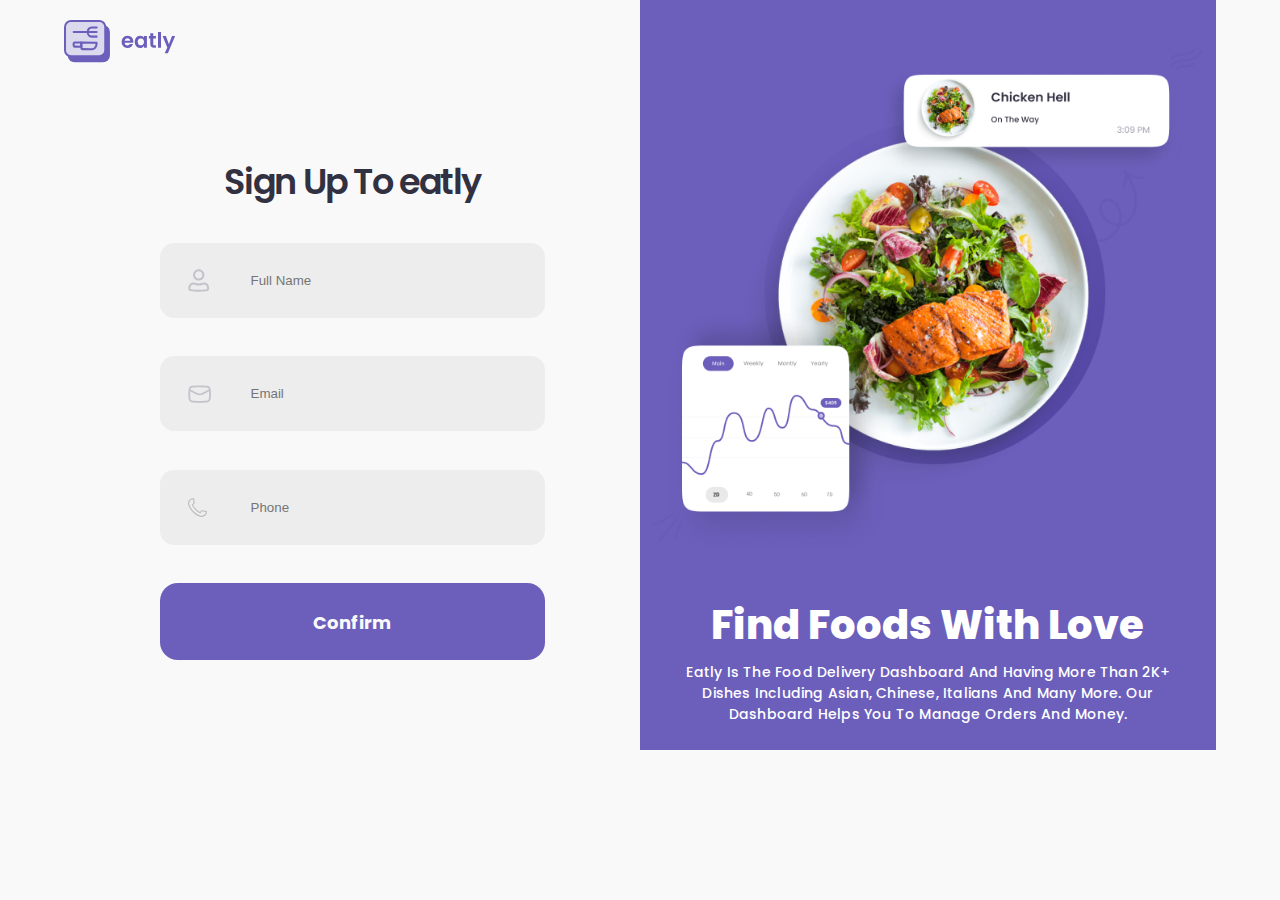
<file: pages/popup.html>
<!DOCTYPE html>
<html lang="en">
<head>
    <meta charset="UTF-8">
    <meta name="viewport" content="width=device-width, initial-scale=1.0">
    <link rel="preconnect" href="https://fonts.googleapis.com">
<link rel="preconnect" href="https://fonts.gstatic.com" crossorigin>
<link href="https://fonts.googleapis.com/css2?family=Inter:wght@400;500&family=Manrope:wght@400;700&family=Poppins:wght@400;500;600;700&family=Public+Sans:wght@700&display=swap" rel="stylesheet">
    <link rel="stylesheet" href="/css/style.css">
    <link rel="stylesheet" href="/css/media.css">
    <link rel="icon" href="/favicon.svg">
    <title>Shoping</title>
</head>
<body>
    <div class="site">
        <div class="header-popup">
            <div class="container">
                <div class="header__row">                    
                    <nav class="header__nav">
                        <a href="/index.html" class="header__logo">
                            <img src="/img/Logo.svg" alt="Logo">
                        </a>

                        <ul class="header__menu">
                            <li class="menu__item">
                                <a href="/pages/menu.html" class="menu__link">Menu</a>
                            </li>
                            <li class="menu__item">
                                <a href="/pages/blog.html" class="menu__link">Blog</a>
                            </li>
                            <li class="menu__item">
                                <a href="/pages/about.html" class="menu__link">About Us</a>
                            </li>
                            <li class="menu__item">
                                <a href="/pages/contact.html" class="menu__link">Contact</a>
                            </li>
                        </ul>                    
                    </nav>                    
                    
                    <div class="header__button">
                        <a href="/pages/shoping.html" class="btn btn--shop">
                            <svg xmlns="http://www.w3.org/2000/svg" width="34" height="30" fill="currentColor" viewBox="0 0 16 16">
                                <path d="M0 1.5A.5.5 0 0 1 .5 1H2a.5.5 0 0 1 .485.379L2.89 3H14.5a.5.5 0 0 1 .491.592l-1.5 8A.5.5 0 0 1 13 12H4a.5.5 0 0 1-.491-.408L2.01 3.607 1.61 2H.5a.5.5 0 0 1-.5-.5M3.102 4l1.313 7h8.17l1.313-7zM5 12a2 2 0 1 0 0 4 2 2 0 0 0 0-4m7 0a2 2 0 1 0 0 4 2 2 0 0 0 0-4m-7 1a1 1 0 1 1 0 2 1 1 0 0 1 0-2m7 0a1 1 0 1 1 0 2 1 1 0 0 1 0-2"/>
                            </svg>
                        </a>
                    </div>

                    <button class="header__burger">
                        <span></span>
                    </button>
                </div>
            </div>
        </div>

        <div class="popup">
            <div class="container">
                <div class="popup__row">
                    <div class="popup__left">
                        <div class="popup__left_logo">
                            <a href="/index.html" class="header__logo">
                                <img src="/img/Logo.svg" alt="Logo">
                            </a>
                        </div>
                        <form class="popup__left_form">
                            <div class="popup__left_title">
                                Sign Up To eatly
                            </div>
                                <input class="input-name" type="text" placeholder="Full Name">
                                <input class="input-email" type="email" placeholder="Email">
                                <input class="input-phone" type="number" placeholder="Phone" max="15" min="1">
                                <!-- <input class="input-password" type="password" placeholder="Password"> -->
                            <a href="/index.html" class="btn btn--confirm">confirm</a>
                        </form>
                    </div>
                    <div class="popup__right">
                        <div class="popup__right_title">
                            Find Foods With Love
                        </div>
                        <div class="popup__right_text">
                            Eatly Is The Food Delivery Dashboard And Having More Than 2K+ Dishes Including Asian, Chinese, Italians And Many More. Our Dashboard Helps You To Manage Orders And Money.
                        </div>
                    </div>
                </div>
            </div>
        </div>

        <div class="footer-popup">
            <div class="container">
                <div class="footer__row">                    
                    <nav class="footer__nav">
                        <a href="/index.html" class="logo">
                            <img src="/img/Logo.svg" alt="Logo">
                        </a>
                        <ul class="menu">
                            <li class="menu__item">
                                <a href="/pages/menu.html" class="menu__link">Menu</a>
                            </li>
                            <li class="menu__item">
                                <a href="/pages/blog.html" class="menu__link">Blog</a>
                            </li>
                            <li class="menu__item">
                                <a href="/pages/about.html" class="menu__link">About Us</a>
                            </li>
                            <li class="menu__item">
                                <a href="/pages/contact.html" class="menu__link">Contact</a>
                            </li>
                        </ul>
                    </nav>
                </div>
                <div class="footer__bottom">
                    <p class="footer__text">© 2023 EATLY All Rights Reserved.</p>
                    <div class="footer__socials">
                        <a href="#" class="footer__icon">
                            <svg width="22" height="22" viewBox="0 0 22 22" xmlns="http://www.w3.org/2000/svg">
                                <path fill-rule="evenodd" clip-rule="evenodd" d="M10.7721 0C12.1916 0.0506994 13.6618 0.0506994 15.0812 0.101392C16.3486 0.152085 17.5146 0.354867 18.6299 1.0139C20.0494 1.87572 20.9112 3.14309 21.2154 4.76533C21.3674 5.72853 21.4181 6.74243 21.4688 7.70564C21.5195 9.83483 21.4688 11.964 21.4688 14.0932C21.4688 15.2085 21.4181 16.3238 21.0633 17.3884C20.3535 19.4669 18.8834 20.7342 16.7542 21.1398C15.791 21.3426 14.7771 21.3426 13.8139 21.3933C11.6846 21.444 9.60615 21.3933 7.47694 21.3933C6.36165 21.3933 5.24635 21.3426 4.18176 20.9877C2.10325 20.278 0.835867 18.8078 0.430303 16.6786C0.227525 15.7154 0.227525 14.7015 0.176829 13.7383C0.126131 11.6091 0.176829 9.47996 0.176829 7.35077C0.176829 6.23549 0.227525 5.1202 0.582391 4.05559C1.29213 1.9771 2.76229 0.709734 4.89148 0.304173C5.8547 0.101399 6.8686 0.101399 7.83181 0.0506994C8.79502 0 9.75823 0 10.7721 0ZM19.5426 10.4939C19.4919 10.4939 19.5426 10.4939 19.5426 10.4939C19.4919 9.6321 19.4919 8.82097 19.4919 7.95916C19.4919 7.14805 19.4412 6.33692 19.3398 5.52581C19.137 3.70078 18.0724 2.4841 16.2981 2.12924C15.3855 1.92646 14.3716 1.92646 13.4591 1.92646C11.6341 1.87577 9.85976 1.87577 8.03473 1.92646C7.12222 1.92646 6.2097 1.97715 5.34788 2.12924C3.82702 2.38271 2.76243 3.24453 2.30617 4.76538C2.15408 5.27233 2.10339 5.77928 2.05269 6.28623C2.002 8.21264 2.002 10.139 2.002 12.0655C2.002 13.2821 2.05269 14.5495 2.15408 15.7662C2.30617 17.5912 3.42146 18.8586 5.2465 19.1627C6.159 19.3148 7.12222 19.3655 8.08543 19.3655C9.85976 19.4162 11.6341 19.3655 13.4591 19.3655C14.2703 19.3655 15.0814 19.3148 15.8925 19.2134C16.6529 19.1627 17.3627 18.9093 17.971 18.4023C18.9849 17.5912 19.3398 16.5266 19.3905 15.3099C19.4919 13.7891 19.4919 12.1668 19.5426 10.4939Z"/>
                                <path fill-rule="evenodd" clip-rule="evenodd" d="M16.2471 10.6962C16.2471 13.7379 13.8137 16.1712 10.772 16.1712C7.73025 16.1712 5.29688 13.7379 5.29688 10.6455C5.29688 7.65453 7.78094 5.22119 10.8227 5.22119C13.8137 5.22119 16.2471 7.65453 16.2471 10.6962ZM10.7719 14.2448C12.6983 14.2448 14.3205 12.6226 14.3205 10.6962C14.3205 8.76976 12.6983 7.14752 10.7719 7.14752C8.79474 7.14752 7.22318 8.76976 7.22318 10.6962C7.17248 12.6226 8.79474 14.2448 10.7719 14.2448Z"/>
                                <path d="M17.7184 4.96758C17.7184 5.67731 17.1607 6.28566 16.451 6.28566C15.7413 6.28566 15.1329 5.67731 15.1836 4.96758C15.1836 4.25785 15.7413 3.7002 16.451 3.7002C17.1607 3.7002 17.7184 4.25784 17.7184 4.96758Z" />
                            </svg>
                        </a>
                        <a href="#" class="footer__icon"><svg width="22" height="21" viewBox="0 0 22 21" xmlns="http://www.w3.org/2000/svg">
                            <path fill-rule="evenodd" clip-rule="evenodd" d="M21.6325 12.4811V20.3602H17.0315V12.9987C17.0315 11.1583 16.3989 9.89304 14.731 9.89304C13.4658 9.89304 12.7181 10.7557 12.373 11.5609C12.258 11.8484 12.2005 12.251 12.2005 12.6536V20.3602H7.59952C7.59952 20.3602 7.65703 7.88013 7.59952 6.61487H12.2005V8.57027C12.2005 8.57027 12.2005 8.62777 12.143 8.62777H12.2005V8.57027C12.8331 7.65008 13.8684 6.26979 16.3414 6.26979C19.332 6.26979 21.6325 8.28271 21.6325 12.4811ZM2.88298 0.000976562C1.33014 0.000976562 0.294922 1.03619 0.294922 2.35897C0.294922 3.68174 1.27263 4.71697 2.82546 4.71697H2.88298C4.49333 4.71697 5.47103 3.68175 5.47103 2.35897C5.41352 1.03619 4.43581 0.000976562 2.88298 0.000976562ZM0.525568 20.3602H5.06905V6.61489H0.525568V20.3602Z"/>
                            </svg>
                        </a>
                        <a href="#" class="footer__icon"><svg width="11" height="22" viewBox="0 0 11 22" xmlns="http://www.w3.org/2000/svg">
                            <path fill-rule="evenodd" clip-rule="evenodd" d="M9.95256 10.6695H6.97166V21.338H2.52644V12.415V10.6695H0.43457V6.90414H2.52644V4.4462C2.52644 2.72041 3.36319 0.000976562 6.97166 0.000976562H10.2663V3.66174H7.913C7.54692 3.66174 6.97166 3.87094 6.97166 4.70768V6.90414H10.3186L9.95256 10.6695Z"/>
                            </svg>
                        </a>
                        <a href="#" class="footer__icon"><svg width="22" height="19" viewBox="0 0 22 19" xmlns="http://www.w3.org/2000/svg">
                            <path fill-rule="evenodd" clip-rule="evenodd" d="M21.6154 2.82596C20.8121 3.1774 20.0088 3.42842 19.1052 3.52883C20.0088 2.97658 20.7117 2.1231 21.0129 1.11901C20.1595 1.62106 19.2056 1.97249 18.2517 2.1733C17.4484 1.31982 16.2937 0.767578 15.0386 0.767578C12.6287 0.767578 10.6707 2.72555 10.6707 5.13537C10.6707 5.48681 10.7209 5.83823 10.7711 6.13947C7.10619 5.93865 3.89307 4.23169 1.73426 1.57085C1.33262 2.22351 1.1318 2.97658 1.1318 3.77985C1.1318 5.28599 1.88488 6.64151 3.08979 7.44478C2.38692 7.44478 1.68406 7.24397 1.0816 6.89253V6.94273C1.0816 9.05133 2.58774 10.8587 4.59594 11.2603C4.2445 11.3607 3.84287 11.4109 3.44122 11.4109C3.14 11.4109 2.88897 11.3607 2.63795 11.3105C3.1902 13.0677 4.79676 14.3228 6.75475 14.373C5.2486 15.5277 3.39102 16.2306 1.33262 16.2306C0.981189 16.2306 0.629757 16.2306 0.27832 16.1804C2.23631 17.4355 4.49553 18.1383 7.00577 18.1383C15.0888 18.1383 19.4566 11.4611 19.4566 5.68762C19.4566 5.48681 19.4566 5.28599 19.4566 5.13537C20.3101 4.48272 21.0631 3.67944 21.6154 2.82596V2.82596Z"/>
                            </svg>
                        </a>
                    </div>
                </div>
            </div>
        </div>

    </div>

    <script src="/js/index.js"></script>
</body>
</html>
</file>
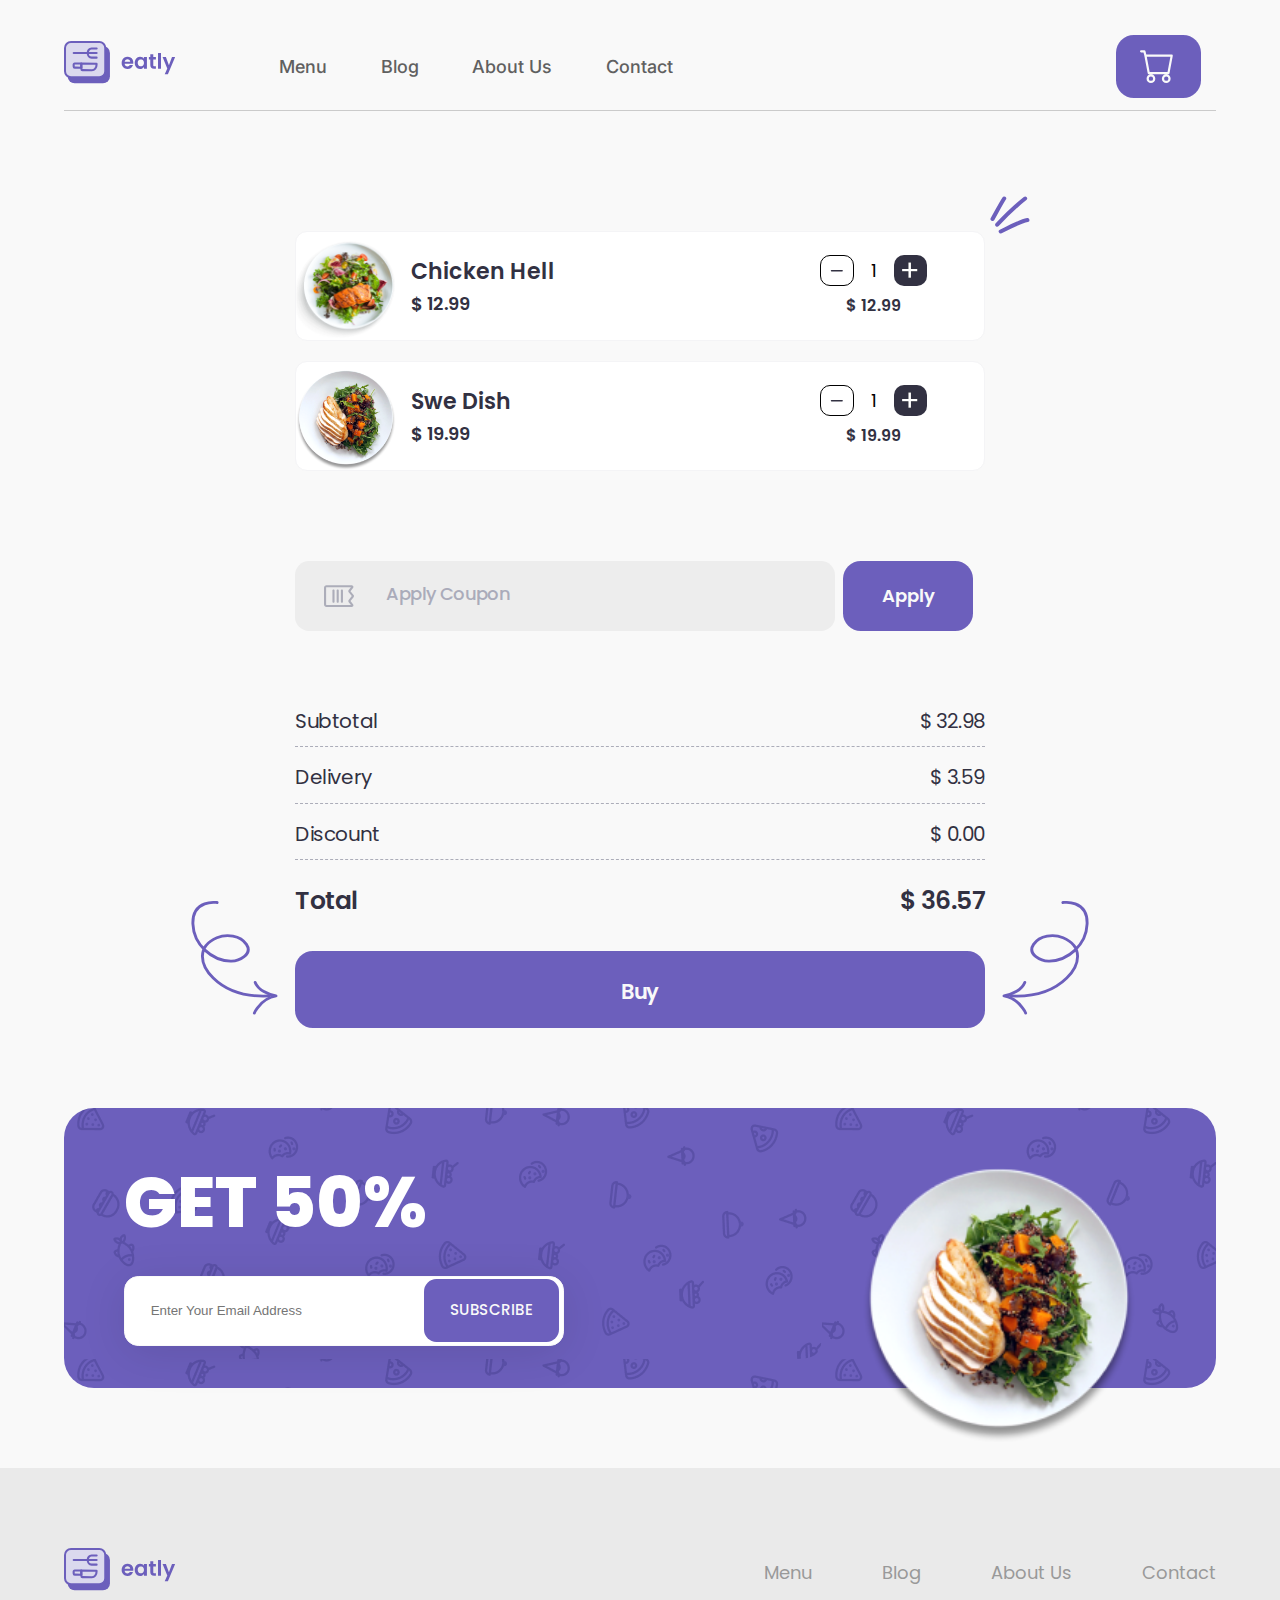
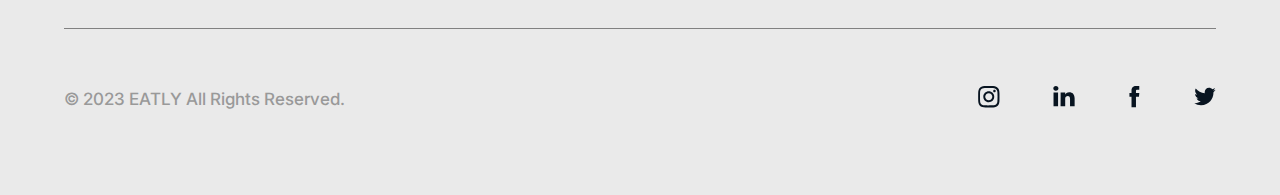
<file: pages/shoping.html>
<!DOCTYPE html>
<html lang="en">
<head>
    <meta charset="UTF-8">
    <meta name="viewport" content="width=device-width, initial-scale=1.0">
    <link rel="preconnect" href="https://fonts.googleapis.com">
<link rel="preconnect" href="https://fonts.gstatic.com" crossorigin>
<link href="https://fonts.googleapis.com/css2?family=Inter:wght@400;500&family=Manrope:wght@400;700&family=Poppins:wght@400;500;600;700&family=Public+Sans:wght@700&display=swap" rel="stylesheet">
    <link rel="stylesheet" href="/css/style.css">
    <link rel="stylesheet" href="/css/media.css">
    <link rel="icon" href="/favicon.svg">
    <title>Shoping</title>
</head>
<body>
    <div class="site">
        <div class="header">
            <div class="container">
                <div class="header__row">                    
                    <nav class="header__nav">
                        <a href="/index.html" class="header__logo">
                            <img src="/img/Logo.svg" alt="Logo">
                        </a>

                        <ul class="header__menu">
                            <li class="menu__item">
                                <a href="/pages/menu.html" class="menu__link">Menu</a>
                            </li>
                            <li class="menu__item">
                                <a href="/pages/blog.html" class="menu__link">Blog</a>
                            </li>
                            <li class="menu__item">
                                <a href="/pages/about.html" class="menu__link">About Us</a>
                            </li>
                            <li class="menu__item">
                                <a href="/pages/contact.html" class="menu__link">Contact</a>
                            </li>
                        </ul>                    
                    </nav>                    
                    
                    <div class="header__button">
                        <a href="/pages/shoping.html" class="btn btn--shop">
                            <svg xmlns="http://www.w3.org/2000/svg" width="34" height="30" fill="currentColor" viewBox="0 0 16 16">
                                <path d="M0 1.5A.5.5 0 0 1 .5 1H2a.5.5 0 0 1 .485.379L2.89 3H14.5a.5.5 0 0 1 .491.592l-1.5 8A.5.5 0 0 1 13 12H4a.5.5 0 0 1-.491-.408L2.01 3.607 1.61 2H.5a.5.5 0 0 1-.5-.5M3.102 4l1.313 7h8.17l1.313-7zM5 12a2 2 0 1 0 0 4 2 2 0 0 0 0-4m7 0a2 2 0 1 0 0 4 2 2 0 0 0 0-4m-7 1a1 1 0 1 1 0 2 1 1 0 0 1 0-2m7 0a1 1 0 1 1 0 2 1 1 0 0 1 0-2"/>
                            </svg>
                        </a>
                    </div>

                    <button class="header__burger">
                        <span></span>
                    </button>
                </div>
            </div>
        </div>

        <div class="shopping">
            <div class="container">
                <div class="shopping__row">
                    <img class="shopping__cards_decor-1" src="/img/decor8.svg" alt="decor">
                    <ul class="shopping__cards">
                        <li class="shopping__item shopping__item_info">
                            <div class="shopping__item_info-1">
                                <div class="shopping__item_subtitle"> Chicken Hell</div>
                                <div class="shopping__item_price">$ 12<span class="shopping__item_price">.99</span></div>
                            </div>
                            <div class="shopping__item_info-2">
                                <div class="shopping__item_counter">
                                    <button class="shopping__item_counter-lower" type="button"></button>
                                    <input class="shopping__item_counter-count" type="number" max="9999" min="1" value="1">
                                    <button class="shopping__item_counter-raise" type="button"></button>
                                </div>
                                <div class="shopping__item_price shopping__item_price-total">$ 12<span class="shopping__item_price shopping__item_price-total">.99</span></div>  
                            </div>
                        </li>
                        <li class="shopping__item  shopping__item_info">
                            <div class="shopping__item_info-1">
                                <div class="shopping__item_subtitle"> Swe Dish</div>
                                <div class="shopping__item_price">$ 19<span class="shopping__item_price">.99</span></div>
                            </div>   
                            <div class="shopping__item_info-2">
                                <div class="shopping__item_counter">
                                    <button class="shopping__item_counter-lower" type="button"></button>
                                    <input class="shopping__item_counter-count" type="number" max="9999" min="1" value="1">
                                    <button class="shopping__item_counter-raise" type="button"></button>
                                </div> 
                                <div class="shopping__item_price shopping__item_price-total">$ 19<span class="shopping__item_price shopping__item_price-total">.99</span></div>   
                            </div>     
                        </li>                        
                    </ul>
                    <div class="shopping__form">
                        <form method="get">
                            <input type="text" placeholder="Apply Coupon">
                            <button class="btn btn--apply-coupon">Apply</button>
                        </form>
                    </div>    
                    
                    <div class="shopping__list">
                        <ul class="shopping__pay">
                            <li class="shopping__pay_item">
                                <div class="shopping__price_sub">Subtotal</div> 
                                <div class="shopping__price_sub">$ 32<span class="shopping__price_sub">.98</span></div>  
                            </li>
                            <li class="shopping__pay_item">
                                <div class="shopping__price_sub">Delivery</div>   
                                <div class="shopping__price_sub">$ 3<span class="shopping__price_sub">.59</span></div>
                            </li>
                            <li class="shopping__pay_item">
                                <div class="shopping__price_sub">Discount</div>   
                                <div class="shopping__price_sub">$ 0<span class="shopping__price_sub">.00</span></div>
                            </li>
                            <li class="shopping__pay_item">
                                <div class="shopping__price_total">Total</div> 
                                <div class="shopping__price_total">$ 36<span class="shopping__price_total">.57</span></div>  
                            </li>
                        </ul>
                        <a href="/pages/popup.html"  class="btn btn--payment">Buy</a>
                        <img class="shopping__cards_decor-2" src="/img/decor12.svg" alt="decor">
                        <img class="shopping__cards_decor-3" src="/img/decor12.svg" alt="decor">
                    </div>
                </div>
            </div>
        </div>

        <div class="getsupersale">
            <div class="container"> 
                <div class="getsupersale__row">
                    <div class="getsupersale__title">GET 50%</div>
                    <form method="get">
                        <div class="getsupersale__form">
                            <input type="text" placeholder=" Enter Your Email Address">
                            <div class='getsupersale__form_button'><button class="btn btn--subscribe" type="submit">subscribe</button></div>
                        </div>
                    </form>
                    <img class="getsupersale__row_img" src="/img/Food-2.png" alt="supersale">
                </div>
            </div>
        </div>

        <div class="footer">
            <div class="container">
                <div class="footer__row">                    
                    <nav class="footer__nav">
                        <a href="/index.html" class="logo">
                            <img src="/img/Logo.svg" alt="Logo">
                        </a>
                        <ul class="menu">
                            <li class="menu__item">
                                <a href="/pages/menu.html" class="menu__link">Menu</a>
                            </li>
                            <li class="menu__item">
                                <a href="/pages/blog.html" class="menu__link">Blog</a>
                            </li>
                            <li class="menu__item">
                                <a href="/pages/about.html" class="menu__link">About Us</a>
                            </li>
                            <li class="menu__item">
                                <a href="/pages/contact.html" class="menu__link">Contact</a>
                            </li>
                        </ul>
                    </nav>
                </div>
                <div class="footer__bottom">
                    <p class="footer__text">© 2023 EATLY All Rights Reserved.</p>
                    <div class="footer__socials">
                        <a href="#" class="footer__icon">
                            <svg width="22" height="22" viewBox="0 0 22 22" xmlns="http://www.w3.org/2000/svg">
                                <path fill-rule="evenodd" clip-rule="evenodd" d="M10.7721 0C12.1916 0.0506994 13.6618 0.0506994 15.0812 0.101392C16.3486 0.152085 17.5146 0.354867 18.6299 1.0139C20.0494 1.87572 20.9112 3.14309 21.2154 4.76533C21.3674 5.72853 21.4181 6.74243 21.4688 7.70564C21.5195 9.83483 21.4688 11.964 21.4688 14.0932C21.4688 15.2085 21.4181 16.3238 21.0633 17.3884C20.3535 19.4669 18.8834 20.7342 16.7542 21.1398C15.791 21.3426 14.7771 21.3426 13.8139 21.3933C11.6846 21.444 9.60615 21.3933 7.47694 21.3933C6.36165 21.3933 5.24635 21.3426 4.18176 20.9877C2.10325 20.278 0.835867 18.8078 0.430303 16.6786C0.227525 15.7154 0.227525 14.7015 0.176829 13.7383C0.126131 11.6091 0.176829 9.47996 0.176829 7.35077C0.176829 6.23549 0.227525 5.1202 0.582391 4.05559C1.29213 1.9771 2.76229 0.709734 4.89148 0.304173C5.8547 0.101399 6.8686 0.101399 7.83181 0.0506994C8.79502 0 9.75823 0 10.7721 0ZM19.5426 10.4939C19.4919 10.4939 19.5426 10.4939 19.5426 10.4939C19.4919 9.6321 19.4919 8.82097 19.4919 7.95916C19.4919 7.14805 19.4412 6.33692 19.3398 5.52581C19.137 3.70078 18.0724 2.4841 16.2981 2.12924C15.3855 1.92646 14.3716 1.92646 13.4591 1.92646C11.6341 1.87577 9.85976 1.87577 8.03473 1.92646C7.12222 1.92646 6.2097 1.97715 5.34788 2.12924C3.82702 2.38271 2.76243 3.24453 2.30617 4.76538C2.15408 5.27233 2.10339 5.77928 2.05269 6.28623C2.002 8.21264 2.002 10.139 2.002 12.0655C2.002 13.2821 2.05269 14.5495 2.15408 15.7662C2.30617 17.5912 3.42146 18.8586 5.2465 19.1627C6.159 19.3148 7.12222 19.3655 8.08543 19.3655C9.85976 19.4162 11.6341 19.3655 13.4591 19.3655C14.2703 19.3655 15.0814 19.3148 15.8925 19.2134C16.6529 19.1627 17.3627 18.9093 17.971 18.4023C18.9849 17.5912 19.3398 16.5266 19.3905 15.3099C19.4919 13.7891 19.4919 12.1668 19.5426 10.4939Z"/>
                                <path fill-rule="evenodd" clip-rule="evenodd" d="M16.2471 10.6962C16.2471 13.7379 13.8137 16.1712 10.772 16.1712C7.73025 16.1712 5.29688 13.7379 5.29688 10.6455C5.29688 7.65453 7.78094 5.22119 10.8227 5.22119C13.8137 5.22119 16.2471 7.65453 16.2471 10.6962ZM10.7719 14.2448C12.6983 14.2448 14.3205 12.6226 14.3205 10.6962C14.3205 8.76976 12.6983 7.14752 10.7719 7.14752C8.79474 7.14752 7.22318 8.76976 7.22318 10.6962C7.17248 12.6226 8.79474 14.2448 10.7719 14.2448Z"/>
                                <path d="M17.7184 4.96758C17.7184 5.67731 17.1607 6.28566 16.451 6.28566C15.7413 6.28566 15.1329 5.67731 15.1836 4.96758C15.1836 4.25785 15.7413 3.7002 16.451 3.7002C17.1607 3.7002 17.7184 4.25784 17.7184 4.96758Z" />
                            </svg>
                        </a>
                        <a href="#" class="footer__icon"><svg width="22" height="21" viewBox="0 0 22 21" xmlns="http://www.w3.org/2000/svg">
                            <path fill-rule="evenodd" clip-rule="evenodd" d="M21.6325 12.4811V20.3602H17.0315V12.9987C17.0315 11.1583 16.3989 9.89304 14.731 9.89304C13.4658 9.89304 12.7181 10.7557 12.373 11.5609C12.258 11.8484 12.2005 12.251 12.2005 12.6536V20.3602H7.59952C7.59952 20.3602 7.65703 7.88013 7.59952 6.61487H12.2005V8.57027C12.2005 8.57027 12.2005 8.62777 12.143 8.62777H12.2005V8.57027C12.8331 7.65008 13.8684 6.26979 16.3414 6.26979C19.332 6.26979 21.6325 8.28271 21.6325 12.4811ZM2.88298 0.000976562C1.33014 0.000976562 0.294922 1.03619 0.294922 2.35897C0.294922 3.68174 1.27263 4.71697 2.82546 4.71697H2.88298C4.49333 4.71697 5.47103 3.68175 5.47103 2.35897C5.41352 1.03619 4.43581 0.000976562 2.88298 0.000976562ZM0.525568 20.3602H5.06905V6.61489H0.525568V20.3602Z"/>
                            </svg>
                        </a>
                        <a href="#" class="footer__icon"><svg width="11" height="22" viewBox="0 0 11 22" xmlns="http://www.w3.org/2000/svg">
                            <path fill-rule="evenodd" clip-rule="evenodd" d="M9.95256 10.6695H6.97166V21.338H2.52644V12.415V10.6695H0.43457V6.90414H2.52644V4.4462C2.52644 2.72041 3.36319 0.000976562 6.97166 0.000976562H10.2663V3.66174H7.913C7.54692 3.66174 6.97166 3.87094 6.97166 4.70768V6.90414H10.3186L9.95256 10.6695Z"/>
                            </svg>
                        </a>
                        <a href="#" class="footer__icon"><svg width="22" height="19" viewBox="0 0 22 19" xmlns="http://www.w3.org/2000/svg">
                            <path fill-rule="evenodd" clip-rule="evenodd" d="M21.6154 2.82596C20.8121 3.1774 20.0088 3.42842 19.1052 3.52883C20.0088 2.97658 20.7117 2.1231 21.0129 1.11901C20.1595 1.62106 19.2056 1.97249 18.2517 2.1733C17.4484 1.31982 16.2937 0.767578 15.0386 0.767578C12.6287 0.767578 10.6707 2.72555 10.6707 5.13537C10.6707 5.48681 10.7209 5.83823 10.7711 6.13947C7.10619 5.93865 3.89307 4.23169 1.73426 1.57085C1.33262 2.22351 1.1318 2.97658 1.1318 3.77985C1.1318 5.28599 1.88488 6.64151 3.08979 7.44478C2.38692 7.44478 1.68406 7.24397 1.0816 6.89253V6.94273C1.0816 9.05133 2.58774 10.8587 4.59594 11.2603C4.2445 11.3607 3.84287 11.4109 3.44122 11.4109C3.14 11.4109 2.88897 11.3607 2.63795 11.3105C3.1902 13.0677 4.79676 14.3228 6.75475 14.373C5.2486 15.5277 3.39102 16.2306 1.33262 16.2306C0.981189 16.2306 0.629757 16.2306 0.27832 16.1804C2.23631 17.4355 4.49553 18.1383 7.00577 18.1383C15.0888 18.1383 19.4566 11.4611 19.4566 5.68762C19.4566 5.48681 19.4566 5.28599 19.4566 5.13537C20.3101 4.48272 21.0631 3.67944 21.6154 2.82596V2.82596Z"/>
                            </svg>
                        </a>
                    </div>
                </div>
            </div>
        </div>
    </div>

    <script src="/js/index.js"></script>
</body>
</html>
</file>
<file: css/style.css>
* {
  margin: 0;
  padding: 0;
  box-sizing: border-box;
}

html, body {
  height: 100%;
}

body {
  font-family: "Poppins", sans-serif;
  font-size: 18px;
  color: #676767;
  font-weight: 400;
  background: #F9F9F9;
}

ul {
  list-style: none;
}

a {
  text-decoration: none;
}

h2 {
  color: #18181B;
  font-size: 45px;
  font-weight: 600;
  line-height: 25.6px;
  text-transform: capitalize;
}
h2 span {
  color: #6C5FBC;
}

.site {
  margin: 0 auto;
}

.container {
  max-width: 90%;
  margin: 0 auto;
}

.header__row {
  display: flex;
  flex-direction: row;
  height: 62.5px;
  align-items: center;
  margin-top: 48px;
  padding-bottom: 24.6px;
  border-bottom: 0.71px solid #CBCBCB;
}
.header__nav {
  display: flex;
}
.header__menu {
  display: flex;
  gap: 53.5px;
  font-family: "Inter", sans-serif;
  font-weight: 500;
  align-items: center;
}
.header__logo {
  margin-right: 103px;
  align-self: center;
}
.header__button {
  margin-left: auto;
  margin-right: 15px;
  display: flex;
}
.header__burger {
  display: none;
  transition: all 0.3s ease-in;
  align-items: center;
  width: 30px;
  height: 30px;
  cursor: pointer;
  z-index: 1;
  background: none;
  border: 0;
}
.header__burger span, .header__burger span::before, .header__burger span::after {
  display: block;
  position: absolute;
  width: 30px;
  height: 2px;
  background-color: black;
}
.header__burger span::before {
  content: "";
  top: -8px;
}
.header__burger span::after {
  content: "";
  top: 8px;
}
.header-popup {
  display: none;
}

.menu__link {
  color: #606060;
}
.menu__link:hover {
  color: #6C5FBC;
}

.btn {
  cursor: pointer;
  font-size: 18px;
  font-family: "Poppins", sans-serif;
  font-weight: 700;
  height: 62.5px;
  border: 0;
  border: 1px solid transparent;
  transition: all 0.3s linear;
}
.btn--shop {
  background: #6C5FBC;
  width: 85px;
  border-radius: 17.8px;
  position: relative;
}
.btn--shop svg {
  fill: #F9F9F9;
  width: 35px;
  height: 35px;
  position: absolute;
  top: 20%;
  left: 28%;
}
.btn--shop:hover {
  background: #F9F9F9;
  border: 1px solid #6C5FBC;
}
.btn--shop:hover svg {
  fill: #6C5FBC;
}
.btn--confirm {
  background: #6C5FBC;
  border-radius: 17.8px;
  color: #F9F9F9;
  line-height: 1.5;
  text-transform: capitalize;
  width: 385px;
  height: 77px;
  padding: 25px;
  text-align: center;
}
.btn--confirm:hover {
  background: #F9F9F9;
  color: #6C5FBC;
  border: 1px solid #6C5FBC;
}
.btn--get-started {
  background: #6C5FBC;
  font-weight: 500;
  border-radius: 12.4px;
  color: #F9F9F9;
  line-height: 1.5;
  text-transform: capitalize;
  margin-right: 18px;
  padding: 18px 30px;
}
.btn--get-started:hover {
  background: #F9F9F9;
  color: #6C5FBC;
  border: 1px solid #6C5FBC;
}
.btn--Go-pro {
  border: 1.5px solid #6C5FBC;
  color: #6C5FBC;
  font-weight: 500;
  border-radius: 12.4px;
  background: #F9F9F9;
  line-height: 1.5;
  text-transform: capitalize;
  padding: 18px 30px;
}
.btn--Go-pro:hover {
  background: #6C5FBC;
  color: #F9F9F9;
}
.btn--download {
  display: flex;
  background: #6C5FBC;
  font-weight: 500;
  width: 190px;
  height: 63px;
  border-radius: 12.4px;
  color: #F9F9F9;
  line-height: 1.5;
  text-transform: capitalize;
  align-items: center;
  justify-content: center;
}
.btn--download span {
  margin-left: 15px;
  margin-top: 10px;
}
.btn--download:hover {
  background: #F9F9F9;
  color: #6C5FBC;
  border: 1px solid #6C5FBC;
}
.btn--download:hover span svg path {
  stroke: #6C5FBC;
}
.btn--view-all {
  display: flex;
  background: none;
  color: #ACADB9;
  font-size: 20px;
  font-weight: 500;
  line-height: 45px;
  letter-spacing: -0.1px;
  float: right;
}
.btn--view-all span {
  margin-left: 20px;
}
.btn--view-all a {
  color: #8E97A6;
}
.btn--subscribe {
  background: #6C5FBC;
  font-size: 15px;
  font-weight: 500;
  width: 135px;
  border-radius: 12.4px;
  color: #F9F9F9;
  line-height: 1.5;
  letter-spacing: 0.443px;
  text-transform: uppercase;
}
.btn--subscribe:hover {
  background: #F9F9F9;
  color: #6C5FBC;
  border: 1px solid #6C5FBC;
}
.btn--apply {
  background: #6C5FBC;
  border-radius: 17.8px;
  color: #F9F9F9;
  line-height: 1.5;
  text-transform: capitalize;
  width: 100%;
  font-size: 13.7px;
  font-weight: 600;
  letter-spacing: -0.137px;
}
.btn--apply:hover {
  background: #F9F9F9;
  color: #6C5FBC;
  border: 1px solid #6C5FBC;
}
.btn--apply-coupon {
  width: 130px;
  height: 70px;
  background: #6C5FBC;
  border-radius: 17.8px;
  color: #F9F9F9;
  line-height: 1.5;
  font-size: 18px;
  font-weight: 600;
}
.btn--apply-coupon:hover {
  background: #F9F9F9;
  color: #6C5FBC;
  border: 1px solid #6C5FBC;
}
.btn--next-article {
  display: flex;
  background: #6C5FBC;
  font-weight: 500;
  width: 200px;
  border-radius: 12.4px;
  color: #F9F9F9;
  line-height: 1.5;
  text-transform: capitalize;
  align-items: center;
  justify-content: center;
  height: 80px;
}
.btn--next-article span {
  margin-left: 15px;
  margin-top: 10px;
}
.btn--next-article:hover {
  background: #F9F9F9;
  color: #6C5FBC;
  border: 1px solid #6C5FBC;
}
.btn--next-article:hover span svg path {
  stroke: #6C5FBC;
}
.btn--send {
  background: #6C5FBC;
  border-radius: 17.8px;
  color: #F9F9F9;
  line-height: 1.5;
  text-transform: capitalize;
  width: 100%;
  height: 77px;
  font-size: 21px;
  font-weight: 600;
  letter-spacing: -0.137px;
}
.btn--send:hover {
  background: #F9F9F9;
  color: #6C5FBC;
  border: 1px solid #6C5FBC;
}
.btn--payment {
  display: block;
  background: #6C5FBC;
  border-radius: 17.8px;
  color: #F9F9F9;
  line-height: 1.5;
  text-transform: capitalize;
  padding: 24px;
  text-align: center;
  height: 77px;
  font-size: 21px;
  font-weight: 600;
  letter-spacing: -0.137px;
}
.btn--payment:hover {
  background: #F9F9F9;
  color: #6C5FBC;
  border: 1px solid #6C5FBC;
}

.promo__row {
  padding: 120px 0;
  background: url("/img/promo-bg.png") no-repeat;
  background-position: center right;
  margin-right: -35px;
  display: flex;
}
.promo__left {
  width: 570px;
  position: relative;
}
.promo__left_bottom {
  padding-top: 33px;
  display: flex;
  align-items: center;
}
.promo__left_bottom svg {
  margin: 10px 10px 0 20px;
}
.promo__left_bottom span {
  margin-top: 14px;
  margin-left: 0px;
  color: #334155;
  font-size: 16px;
  font-weight: 500;
  line-height: 1.5;
}
.promo__line {
  background-color: #201F1F;
  opacity: 0.2;
  width: 54px;
  height: 1px;
  position: absolute;
  top: 7.5px;
}
.promo__subtitle {
  margin-left: 75px;
  color: rgba(32, 31, 31, 0.2);
  font-size: 15px;
  font-weight: 600;
  line-height: 1.2;
  letter-spacing: 2px;
}
.promo__title {
  color: #201F1F;
  font-size: 75px;
  font-weight: 600;
  line-height: 1.2;
  letter-spacing: -3px;
  padding-top: 18px;
  padding-bottom: 16px;
}
.promo__title span {
  color: #6C5FBC;
}
.promo__text {
  padding-bottom: 53px;
  color: #676767;
  font-family: "Inter", sans-serif;
  font-size: 18px;
  font-weight: 400;
  line-height: 1.56;
}

.premimum {
  background: url(/img/premimum-bg.svg);
  background-size: 100% auto;
}
.premimum__row {
  display: flex;
  flex-direction: row;
  justify-content: space-evenly;
  padding: 50px 0;
}
.premimum__col {
  display: flex;
  flex-direction: column;
}
.premimum__title {
  color: #fff;
  text-align: center;
  font-family: "Public Sans", sans-serif;
  font-size: 43.2px;
  font-weight: 700;
  line-height: 1.25;
  padding-bottom: 10px;
}
.premimum__text {
  color: #C5BFED;
  text-align: center;
  font-family: "Inter", sans-serif;
  font-size: 14.4px;
  font-weight: 500;
  line-height: 1.5;
}

.quality {
  padding: 100px 0;
}
.quality__row {
  background: url(/img/quality-bg.png) no-repeat;
  background-position: 10% top;
  height: 745px;
  border-bottom: 0.71px solid #CBCBCB;
}
.quality__col {
  margin-left: 53%;
  position: relative;
}
.quality__title {
  padding: 85px 0;
  color: #18181B;
  font-size: 50.923px;
  font-weight: 700;
  line-height: 58.2px;
  text-transform: capitalize;
  padding-bottom: 63px;
}
.quality__title span {
  color: #6C5FBC;
}
.quality__button {
  position: relative;
}
.quality__decor-2 {
  color: #6C5FBC;
  left: 160px;
  top: 50px;
  position: absolute;
}
.quality ul {
  list-style: disc;
}
.quality li {
  font-size: 20.5px;
  padding-bottom: 27px;
  margin-left: 30px;
}

.dishes__row {
  padding-top: 100px;
  padding-bottom: 120px;
  border-bottom: 0.71px solid #CBCBCB;
}
.dishes__title {
  font-size: 45px;
  text-align: center;
  padding-bottom: 85px;
}
.dishes__title span {
  color: #6C5FBC;
}
.dishes__cards {
  display: flex;
  flex-direction: row;
  justify-content: space-between;
  gap: 30px;
  flex-wrap: nowrap;
  margin-bottom: 65.36px;
}
.dishes__item {
  width: 225px;
  height: 390px;
  border-radius: 34.5px;
  border: 1.4px solid #F4F4F6;
  box-shadow: 6.84842px 82.18102px 41.09051px 0px rgba(229, 229, 229, 0.7);
  position: relative;
  transition: transform 0.3s ease;
}
.dishes__item_like {
  cursor: pointer;
  position: absolute;
  top: 24px;
  right: 22px;
}
.dishes__item_like:active {
  background: url(/img/Heart-fill.svg) no-repeat;
}
.dishes__item:hover {
  transform: scale(1.1);
}
.dishes__item:nth-child(1) {
  background: #fff url(/img/Food-1.png) no-repeat;
  background-position: 50% 20%;
}
.dishes__item:nth-child(2) {
  background: #fff url(/img/Food-2.png) no-repeat;
  background-position: 50% 20%;
}
.dishes__item:nth-child(3) {
  background: #fff url(/img/Food-3.png) no-repeat;
  background-position: 50% 20%;
}
.dishes__item:nth-child(4) {
  background: #fff url(/img/Food-1.png) no-repeat;
  background-position: 50% 20%;
}
.dishes__item:nth-child(5) {
  background: #fff url(/img/Food-2.png) no-repeat;
  background-position: 50% 20%;
}
.dishes__category {
  display: inline-flex;
  font-size: 11.5px;
  font-weight: 400;
  line-height: 17px;
  padding: 5px 7.5px;
  border-radius: 5.4px;
}
.dishes__category_1 {
  color: #DAA31A;
  background: #F7EDD0;
}
.dishes__category_2 {
  color: #FB471D;
  background: #F7C5BA;
}
.dishes__category_3 {
  color: #309D5B;
  background: #dfe8d7;
}
.dishes__category_card {
  margin-top: 225px;
  padding: 0 17px;
}
.dishes__subtitle a {
  color: #323142;
  font-size: 23px;
  font-weight: 600;
  line-height: 37.5px;
  padding-bottom: 10px;
}
.dishes__comment {
  font-family: "Manrope", sans-serif;
  font-size: 20px;
  line-height: 26px;
  display: flex;
  margin-bottom: 7px;
}
.dishes__comment_star {
  padding-left: 6.5px;
  padding-right: 6.5px;
}
.dishes__price {
  display: flex;
  color: #323142;
  font-family: "Manrope", sans-serif;
  font-size: 25.936px;
  font-weight: 700;
  line-height: 40.345px;
  align-items: center;
}
.dishes__price_sub {
  color: #8E97A6;
  font-size: 19px;
  margin-top: 3px;
}
.dishes__add {
  width: 44px;
  height: 40px;
  background: #323142 url(/img/+.svg) no-repeat;
  background-position: 50%;
  border-radius: 9px;
  margin-left: auto;
  position: relative;
  cursor: pointer;
}
.dishes__add svg {
  position: absolute;
  top: 33%;
  right: 33%;
}
.dishes__pagemenu {
  display: flex;
  flex-direction: row;
  justify-content: space-between;
  height: 46px;
  margin-bottom: 65px;
  align-items: baseline;
}

.customer {
  overflow: hidden;
}
.customer__row {
  padding: 120px 0 180px;
}
.customer__title {
  text-align: center;
  padding-bottom: 80px;
}
.customer__card {
  display: flex;
  gap: 30px;
  position: relative;
}
.customer__list {
  display: flex;
  padding-bottom: 43px;
  flex-direction: column;
}
.customer__slider {
  display: flex;
  gap: 45px;
}
.customer__slider_control {
  display: flex;
  flex-direction: row;
  justify-content: center;
  position: absolute;
  right: 95px;
  bottom: 45px;
}
.customer__button {
  border: none;
  background: #e7e5f4;
  border-radius: 78.5px;
  width: 191px;
  height: 11px;
  margin-right: -5px;
  border: none;
  cursor: pointer;
}
.customer__button-active {
  background: #6C5FBC;
  position: relative;
  margin-left: 20px;
}
.customer__item {
  background: #fff;
  border-radius: 21px;
  width: 528px;
  height: 239px;
  padding: 43px;
}
.customer__item_col {
  margin-left: 21px;
}
.customer__item_name {
  color: #030314;
  font-family: "Poppins", sans-serif;
  font-size: 21px;
  font-weight: 500;
  line-height: 31.5px;
}
.customer__item_date {
  color: #5E5D5D;
  font-family: Quicksand;
  font-size: 17px;
  font-weight: 500;
  line-height: 26px;
}
.customer__item_decor {
  margin-left: auto;
}
.customer__item_img {
  background: url(/img/customer_foto.jpg) no-repeat center center;
  border-radius: 50px;
  width: 71px;
  height: 71px;
}
.customer__item_text {
  color: #969696;
  text-align: justify;
  font-family: "Poppins", sans-serif;
  font-size: 18px;
  font-style: italic;
  font-weight: 400;
  line-height: 26px;
  padding-bottom: 32px;
}
.customer__item_text-top {
  color: #636363;
  padding-bottom: 39px;
}
.customer__item_rating {
  background: url(/img/Stars.png) no-repeat;
  width: 138px;
  height: 23px;
}
.customer__item_top {
  display: flex;
  flex-direction: row;
  margin-bottom: 32px;
}
.customer__item-active {
  height: 346px;
}

.questions__row {
  padding: 171.5px 0 164.5px;
}
.questions__header {
  position: relative;
}
.questions__header_decor {
  position: absolute;
  top: -35px;
  right: 385px;
}
.questions__header_title {
  font-size: 45px;
  text-align: center;
  padding-bottom: 60px;
  line-height: 54px;
}
.questions__header_title span {
  color: #6C5FBC;
}
.questions__list {
  display: flex;
  flex-direction: column;
}
.questions__item {
  display: flex;
  flex-direction: row;
  border-bottom: 1px solid #8E97A6;
  min-height: 100px;
  min-width: 100%;
  padding-left: 8px;
}
.questions__item_title {
  position: relative;
  color: #323142;
  font-size: 23.5px;
  font-weight: 600;
  line-height: 60px;
  align-self: auto;
}
.questions__item_questions {
  display: flex;
  flex-direction: column;
}
.questions__item_question {
  display: none;
}
.questions__item_question-active {
  display: block;
  color: #686868;
  font-size: 20px;
  font-weight: 400;
  line-height: 32px;
  letter-spacing: 0.2px;
  width: 90%;
  padding: 20px 0 43px;
}
.questions__item_button {
  background: url(/img/Plus.svg) no-repeat;
  background-position-x: right;
  position: absolute;
  width: 30px;
  height: 30px;
  right: 100px;
  margin-top: 20px;
}
.questions__item_button-active {
  background: url(/img/minus.svg) no-repeat;
  background-position-x: right;
}
.questions__item_button:active {
  background: url(/img/minus.svg) no-repeat;
  background-position-x: right;
}

.footer {
  padding: 80px 0;
  background: #EAEAEA;
}
.footer__row {
  padding-bottom: 30px;
  border-bottom: 1px solid #818181;
}
.footer__nav {
  display: flex;
  justify-content: space-between;
  align-items: center;
}
.footer__bottom {
  display: flex;
  justify-content: space-between;
  align-items: center;
  padding-top: 57px;
}
.footer__text {
  color: #999;
  font-family: "Inter", sans-serif;
  font-size: 17px;
  font-weight: 500;
  line-height: 1.5;
}
.footer__socials {
  display: flex;
  gap: 53.8px;
}
.footer__icon {
  fill: #081420;
}
.footer__icon:hover {
  fill: #6C5FBC;
}
.footer-popup {
  display: none;
}
.footer .menu {
  display: flex;
  flex-direction: row;
  gap: 70px;
  line-height: 1.5;
  text-transform: capitalize;
}
.footer .menu__link {
  color: #999;
}
.footer .menu__link:hover {
  color: #6C5FBC;
}
.footer .logo {
  align-self: end;
}

.blog__row {
  padding: 100px 0 120px;
}
.blog__row-top {
  padding-top: 0px;
  margin-left: 30px;
  width: 326px;
}
.blog__promo {
  border-left: 0.7px solid #B7B4B4;
}
.blog__title {
  font-size: 45px;
  text-align: center;
  padding-bottom: 75px;
}
.blog__title span {
  color: #6C5FBC;
}
.blog__title_promo {
  color: #252525;
  font-size: 30px;
  font-weight: 600;
  line-height: 44.5px;
  padding-bottom: 34px;
}
.blog__cards {
  display: grid;
  grid-template-columns: auto auto auto;
  justify-content: center;
  row-gap: 80px;
  column-gap: 60px;
}
.blog__cards_promo {
  display: grid;
  grid-template-columns: auto;
  grid-gap: 60px;
}
.blog__item {
  width: 350px;
  height: 440px;
  border-radius: 15.9px;
  background: #FFF;
  display: flex;
  flex-direction: column;
}
.blog__item:hover {
  box-shadow: 0px 3.9px 46.9px 0px rgba(197, 197, 197, 0.25);
}
.blog__item_img {
  margin: 25px 20px auto 20px;
  width: 310px;
  height: 275px;
}
.blog__item_img-1 {
  background: url(/img/blog_img1.jpg) no-repeat;
}
.blog__item_img-2 {
  background: url(/img/blog_img2.jpg) no-repeat;
}
.blog__item_img-3 {
  background: url(/img/blog_img3.jpg) no-repeat;
}
.blog__item_img-4 {
  background: url(/img/blog_img4.jpg) no-repeat;
}
.blog__item_img-5 {
  background: url(/img/blog_img5.jpg) no-repeat;
}
.blog__item_img-6 {
  background: url(/img/blog_img6.jpg) no-repeat;
}
.blog__item_card {
  margin-left: 20px;
  display: flex;
  padding-bottom: 30px;
  gap: 11.5px;
}
.blog__item_logo {
  background: url(/img/blog_item_img.png) no-repeat center center;
  width: 45px;
  height: 45px;
  border-radius: 25px;
}
.blog__item_title {
  padding: 20px;
  color: #252525;
  font-size: 22px;
  font-weight: 600;
  line-height: 25px;
}
.blog__item_text-1 {
  color: #8D8D8D;
  font-size: 12px;
  font-weight: 400;
}
.blog__item_text-2 {
  color: #000;
  font-size: 17px;
  font-weight: 500;
  line-height: 26px;
}
.blog__item_date {
  color: #B7B4B4;
  font-size: 16px;
  font-weight: 500;
  line-height: 31.5px;
  margin-left: auto;
  padding-right: 20px;
  align-self: self-end;
}

.content {
  padding-bottom: 160px;
}
.content__row {
  padding-top: 120px;
}
.content__title {
  color: #252525;
  font-size: 37.5px;
  font-weight: 600;
  line-height: 44.5px;
  padding-bottom: 32px;
}
.content__subtitle {
  display: flex;
  gap: 15px;
  padding-bottom: 62px;
}
.content_logo {
  background: url(/img/blog_item_img.png) no-repeat;
  width: 55px;
  height: 55px;
}
.content_text-1 {
  color: #8D8D8D;
  font-size: 15px;
  font-weight: 400;
}
.content_text-2 {
  color: #000;
  font-size: 21.5px;
  font-weight: 500;
  line-height: 26px;
}
.content__bg {
  width: 100%;
}
.content__promo {
  padding-top: 80px;
  display: flex;
}
.content__article {
  margin-right: 75px;
}
.content__article_title {
  color: #252525;
  font-size: 33px;
  font-weight: 600;
  line-height: 44.5px;
  text-transform: capitalize;
  padding-bottom: 35px;
}
.content__article_text {
  color: #252525;
  text-align: justify;
  font-size: 22px;
  font-weight: 400;
  line-height: 44.5px;
  padding-bottom: 100px;
}
.content__article ul {
  padding-top: 55px;
  margin-left: 20px;
  list-style: disc;
}

.getsupersale {
  padding: 80px 0 80px;
  position: relative;
}
.getsupersale__row {
  background: #6C5FBC url(/img/bg_supersale.png);
  border-radius: 30px;
  position: relative;
  display: flex;
  flex-direction: column;
  justify-content: center;
  gap: 10px;
  padding-left: 60px;
  height: 280px;
  width: 100%;
}
.getsupersale__row_img {
  width: 274px;
  position: absolute;
  right: 80px;
  top: 60px;
}
.getsupersale__title {
  color: #FFF;
  font-size: 70px;
  font-weight: 800;
  padding-bottom: 10px;
}
.getsupersale__form {
  position: relative;
  display: inline-flex;
  align-items: center;
}
.getsupersale__form_button {
  position: absolute;
  left: 300px;
}
.getsupersale input {
  width: 440px;
  height: 70px;
  border: 1px solid #F9F9F9;
  border-radius: 14.2px;
  padding-left: 22px;
  box-shadow: 0px 7.25333px 45.33334px 0px rgba(0, 0, 0, 0.1);
  outline: 0;
}
.getsupersale placeholder {
  color: #878787;
  font-size: 16px;
  font-weight: 400;
  line-height: 20px;
  letter-spacing: 0.488px;
  text-transform: capitalize;
}

.map {
  padding-top: 120px;
}

.shopping {
  padding-top: 120px;
}
.shopping__row {
  position: relative;
  width: 690px;
  margin: 0 auto;
}
.shopping__cards {
  display: flex;
  flex-direction: column;
  gap: 20px;
  align-items: center;
  position: relative;
  margin: 0 auto;
}
.shopping__cards_decor-1 {
  position: absolute;
  top: -35px;
  right: -45px;
  width: 40px;
}
.shopping__cards_decor-2 {
  position: absolute;
  right: -125px;
  bottom: 5px;
  transform: scale(-1, 1);
}
.shopping__cards_decor-3 {
  position: absolute;
  left: -125px;
  bottom: 5px;
}
.shopping__form form {
  margin: 90px auto 60px;
  display: flex;
  flex-direction: row;
  gap: 8px;
}
.shopping__form form input {
  width: 540px;
  height: 70px;
  border: none;
  border-radius: 14.2px;
  padding-left: 91px;
  background: #EDEDED url(/img/coupon.svg) no-repeat;
  background-position: 28.5px center;
  outline: 0;
}
.shopping__form form input::placeholder {
  color: #AAABBA;
  font-family: "Poppins", sans-serif;
  font-size: 18px;
  font-weight: 500;
  line-height: 24px;
  letter-spacing: -0.02em;
}
.shopping__item {
  width: 100%;
  height: 110px;
  border-radius: 12px;
  border: 1.4px solid #F4F4F6;
  display: flex;
  justify-content: space-between;
}
.shopping__item:nth-child(1) {
  background: #fff url(/img/Food-1.png) no-repeat;
  background-size: 100px 100px;
  background-position-y: bottom;
}
.shopping__item:nth-child(2) {
  background: #fff url(/img/Food-2.png) no-repeat;
  background-size: 100px 100px;
  background-position-y: bottom;
}
.shopping__item_info-1 {
  justify-content: center;
  display: flex;
  flex-direction: column;
  padding-left: 115px;
  gap: 4px;
}
.shopping__item_info-2 {
  display: flex;
  flex-direction: column;
  justify-content: center;
  align-items: center;
  padding-right: 57px;
  gap: 8.5px;
}
.shopping__item_counter {
  height: 31.5px;
  display: flex;
  align-items: center;
}
.shopping__item_counter-lower {
  width: 33.5px;
  height: 31.5px;
  border: 1px solid black;
  border-radius: 10px;
  background: url(/img/Mins.svg) no-repeat;
  background-position: 50%;
  cursor: pointer;
}
.shopping__item_counter input {
  width: 40px;
  height: 25px;
  border: 1px;
  outline: 0;
  text-align: center;
  font-family: "Poppins", sans-serif;
  font-size: 18px;
  font-weight: 400;
  vertical-align: middle;
}
.shopping__item_counter input[type=number]::-webkit-outer-spin-button,
.shopping__item_counter input[type=number]::-webkit-inner-spin-button {
  -webkit-appearance: none;
  margin: 0;
}
.shopping__item_counter input[type=number] {
  -moz-appearance: textfield;
  appearance: textfield;
}
.shopping__item_counter-raise {
  cursor: pointer;
  width: 33.5px;
  height: 31.5px;
  border: 0px;
  border-radius: 10px;
  background: #323142 url(/img/+.svg) no-repeat;
  background-position: 50%;
}
.shopping__item_counter-raise svg {
  fill: #F9F9F9;
}
.shopping__item_subtitle {
  font-weight: 600;
  font-size: 22px;
  line-height: 31px;
  color: #323142;
}
.shopping__item_price {
  font-weight: 600;
  font-size: 18px;
  line-height: 25px;
  color: #323142;
}
.shopping__item_price-total {
  font-weight: 600;
  font-size: 16px;
  line-height: 22px;
}
.shopping__list {
  position: relative;
}
.shopping__pay {
  margin-bottom: 39px;
}
.shopping__pay_item {
  display: flex;
  justify-content: space-between;
  font-size: 20px;
  line-height: 23px;
  letter-spacing: -0.02em;
  color: #323142;
}
.shopping__pay_item:not(:last-child) {
  border-bottom: 1px dashed #ACADB9;
  padding-top: 16px;
  padding-bottom: 13.5px;
}
.shopping__pay_item:last-child {
  padding-top: 28.6px;
  font-size: 25px;
  font-weight: 600;
}
.shopping__price {
  display: flex;
  color: #323142;
  font-family: "Manrope", sans-serif;
  font-weight: 600;
  font-size: 16px;
  line-height: 22px;
  line-height: 40.345px;
}
.shopping__price_sub {
  font-weight: 400;
  font-size: 20px;
  margin-top: 3px;
}
.shopping__price_total {
  font-weight: 600;
  font-size: 25px;
}

.support {
  padding: 120px 0;
}
.support__row {
  display: flex;
  height: 820px;
  position: relative;
}
.support__row_left {
  width: 530px;
  height: 100%;
  position: absolute;
  background: #6C5FBC url(/img/decor10.svg) no-repeat;
  background-position: 16.5% 5.75%;
  left: -100px;
  display: flex;
  flex-direction: column;
  align-items: center;
}
.support__row_right {
  width: 495px;
  display: flex;
  flex-direction: column;
  margin-left: auto;
  position: relative;
}
.support__row input, .support__row textarea {
  width: 100%;
  height: 79px;
  border: 1px solid lightgray;
  outline: 0;
  border-radius: 17px;
  font-family: "Inter", sans-serif;
  font-size: 17px;
  line-height: 25px;
  padding-left: 25px;
  margin-bottom: 25px;
}
.support__row textarea {
  height: 345px;
  padding-top: 25px;
  overflow: hidden;
  resize: none;
  margin: 25px 0 43px;
}
.support__row input::placeholder, .support__row textarea::placeholder {
  text-transform: uppercase;
  font-weight: 600;
}
.support__row input:hover, .support__row textarea:hover {
  border: 1px solid #6C5FBC;
}
.support__title {
  padding-top: 84.4px;
  font-weight: 600;
  font-size: 48px;
  line-height: 50px;
  color: #fff;
  position: relative;
}
.support__title_img-1 {
  width: 336px;
  height: 127.5px;
  position: absolute;
  top: 110px;
}
.support__title_img-2 {
  position: absolute;
  left: 380px;
  top: 265px;
}
.support__title_img-3 {
  position: absolute;
  bottom: -80px;
  left: -125px;
  width: 122px;
}
.support__title_right {
  color: #000;
  font-size: 40px;
  padding-top: 0px;
  padding-bottom: 62px;
  text-align: left;
  position: relative;
}
.support__title_right span {
  color: #6C5FBC;
}

.about {
  padding: 80px 0;
}
.about__row {
  margin: 0 auto;
  display: flex;
  flex-direction: column;
}
.about__title {
  text-align: center;
  text-transform: capitalize;
  font-weight: 700;
  font-size: 45px;
  line-height: 50px;
}
.about__text, .about__delivery {
  color: #252525;
  font-size: 23.6px;
  font-weight: 400;
  line-height: 28px;
  margin-top: 30px;
  text-align: center;
  width: 85%;
  margin: 25px auto;
}
.about__delivery {
  font-weight: 700;
}
.about__list, .about__info_title, .about__time {
  color: #6C5FBC;
  font-size: 23.6px;
  font-weight: 600;
  line-height: 28px;
  text-transform: capitalize;
  margin-top: 50px;
  margin-bottom: 25px;
}
.about__list_item {
  color: #252525;
  font-size: 23.6px;
  font-weight: 400;
  line-height: 25px;
  margin-left: 100px;
  padding-left: 20px;
  list-style: url("/img/like.svg");
  margin-top: 10px;
}
.about__info_tel, .about__time_hour {
  color: #252525;
  font-size: 24px;
  font-weight: 400;
  line-height: 30px;
  margin-left: 50px;
}

.popup__row {
  display: flex;
  flex-direction: row;
}
.popup__left {
  display: flex;
  flex-direction: column;
  width: 50%;
  height: 750px;
}
.popup__left_form {
  display: flex;
  flex-direction: column;
  align-items: center;
  gap: 25px;
  width: 388px;
  height: 691.71px;
  margin: 90px auto;
  justify-content: space-between;
}
.popup__left_logo {
  margin-top: 20px;
}
.popup__left_title {
  font-weight: 600;
  font-size: 35px;
  line-height: 44px;
  letter-spacing: -0.04em;
  color: #323142;
}
.popup__left input {
  width: 385px;
  height: 75px;
  border: none;
  border-radius: 14.2px;
  padding-left: 91px;
  outline: 0;
}
.popup__left input[type=number]::-webkit-outer-spin-button,
.popup__left input[type=number]::-webkit-inner-spin-button {
  -webkit-appearance: none;
  margin: 0;
}
.popup__left input[type=number] {
  -moz-appearance: textfield;
  appearance: textfield;
}
.popup .input-name {
  background: #EDEDED url(/img/UserIcon.svg) no-repeat;
  background-position: 28.5px 50%;
}
.popup .input-email {
  background: #EDEDED url(/img/Email.svg) no-repeat;
  background-position: 28.5px 50%;
}
.popup .input-phone {
  background: #EDEDED url(/img/mobile.svg) no-repeat;
  background-size: 19px;
  background-position: 28.5px 50%;
}
.popup__right {
  display: flex;
  flex-direction: column;
  background: #6C5FBC url(/img/promo-bg.png) no-repeat;
  background-position: 50% 20%;
  background-size: 550px;
  width: 50%;
  justify-content: end;
  align-items: center;
  padding-bottom: 25px;
}
.popup__right_title {
  font-weight: 800;
  font-size: 40px;
  line-height: 44px;
  text-align: center;
  color: #fff;
  width: 90%;
}
.popup__right_text {
  width: 500px;
  font-weight: 500;
  font-size: 14px;
  line-height: 21px;
  text-align: center;
  letter-spacing: 0.2px;
  color: #fff;
  padding-top: 15px;
  width: 90%;
}

.supersale {
  padding-top: 120px;
  padding-bottom: 75px;
}
.supersale__row {
  position: relative;
  display: flex;
  flex-direction: row;
  justify-content: space-between;
  gap: 112px;
}
.supersale__promo {
  display: flex;
  overflow: hidden;
  width: 60%;
  flex-direction: column;
}
.supersale__promo_decor {
  position: absolute;
  top: -35px;
  right: 460px;
}
.supersale__slider {
  display: flex;
  width: 320%;
  position: relative;
}
.supersale__slider_item {
  height: 250px;
  width: 770px;
  border-radius: 20px;
  position: relative;
  background: url(/img/bg_supersale.png), #6C5FBC;
  padding: 30px 58.5px;
  margin-right: 10px;
  display: flex;
}
.supersale__slider_title {
  color: #FFF;
  font-size: 70px;
  font-weight: 800;
}
.supersale__slider_weekend {
  color: #7C6FCD;
  font-size: 87.5px;
  font-weight: 800;
  position: absolute;
  top: 90px;
}
.supersale__slider_img {
  width: 254px;
  height: 256px;
  position: absolute;
  right: 35.7px;
  top: 50px;
}
.supersale__line {
  display: flex;
  padding-top: 50px;
  gap: 7.5px;
  justify-content: center;
}
.supersale__line_item {
  cursor: pointer;
  width: 30px;
  height: 6px;
  border-radius: 55.5px;
  background: #DBD9EE;
}
.supersale__line_item-active {
  width: 61px;
  height: 6px;
  border-radius: 55.5px;
  background: #6C5FBC;
}
.supersale input {
  height: 75px;
  border: none;
  border-radius: 14.2px;
  padding-left: 91px;
  margin-top: 88px;
  background: #EDEDED url(/img/Search.svg) no-repeat;
  background-position: 28.5px 19px;
  outline: 0;
}
.supersale input::placeholder {
  color: #AAABBA;
  font-family: "Poppins", sans-serif;
  font-size: 20.5px;
  font-weight: 500;
  line-height: 24px;
  letter-spacing: -0.02em;
}

.category {
  padding: 32px 33px 39px 33px;
  display: flex;
  flex-direction: column;
  width: 377px;
  background: #F9F9F9;
  border-radius: 23.8px;
  box-shadow: 5.71212px 9.5202px 28.5606px 0.95202px rgba(108, 95, 188, 0.12);
  box-shadow: 0px 4px 4px rgba(0, 0, 0, 0.25);
}
.category__card_col {
  padding: 13px 0 29px;
  display: flex;
  flex-direction: column;
  gap: 9px;
}
.category__card_row {
  display: flex;
  flex-direction: row;
  justify-content: space-between;
}
.category__card_history {
  color: #ACADB9;
  font-size: 15.5px;
  font-weight: 500;
  line-height: 29px;
}
.category__card_history-active {
  color: #6C5FBC;
}
.category__title {
  color: #323142;
  font-size: 21.5px;
  font-weight: 600;
  line-height: 29px;
}
.category__title_line {
  margin-top: 27px;
  margin-bottom: 13.21px;
  background: #6C5FBC;
  width: 100%;
  height: 5.3px;
  border-radius: 8.8px;
  position: relative;
}
.category__title_circle {
  position: absolute;
  background: url(/img/price.svg);
  width: 24.64px;
  height: 25.45px;
  bottom: -10px;
  left: 35px;
  cursor: pointer;
}
.category__list {
  display: flex;
  flex-direction: row;
  justify-content: space-between;
  padding-top: 18px;
  padding-bottom: 26.5px;
}
.category__item {
  width: 66px;
  height: 96.5px;
  border-radius: 14.7px;
}
.category__item:nth-child(1) {
  background: rgba(255, 222, 138, 0.35) url(/img/Pizza.png) no-repeat;
  background-position: center 14.5px;
}
.category__item:nth-child(1):hover {
  border: 4px solid rgba(255, 222, 138, 0.5);
}
.category__item:nth-child(2) {
  background: rgba(251, 71, 29, 0.35) url(/img/Hotdog.png) no-repeat;
  background-position: center 8.5px;
}
.category__item:nth-child(2):hover {
  border: 4px solid rgba(251, 71, 29, 0.5);
}
.category__item:nth-child(3) {
  background: rgba(237, 182, 107, 0.35) url(/img/Doughnut.png) no-repeat;
  background-position: center 14.5px;
}
.category__item:nth-child(3):hover {
  border: 4px solid rgba(237, 182, 107, 0.5);
}
.category__item:nth-child(4) {
  background: rgba(90, 133, 255, 0.35) url(/img/Icecream.png) no-repeat;
  background-position: center 14.5px;
}
.category__item:nth-child(4):hover {
  border: 4px solid rgba(90, 133, 255, 0.5);
}
.category__item-active:nth-child(1) {
  border: 4px solid rgba(255, 222, 138, 0.5);
}
.category__item-active:nth-child(2) {
  border: 4px solid rgba(251, 71, 29, 0.5);
}
.category__item-active:nth-child(3) {
  border: 4px solid rgba(237, 182, 107, 0.5);
}
.category__item-active:nth-child(4) {
  border: 4px solid rgba(90, 133, 255, 0.5);
}
.category__item_title {
  font-size: 13px;
  font-weight: 500;
  text-align: center;
  padding: 68px 0 11px;
}
.category__item_title-1 {
  color: #D69900;
}
.category__item_title-2 {
  color: #FB471D;
}
.category__item_title-3 {
  color: #E28B14;
}
.category__item_title-4 {
  color: #002073;
}
.category__price {
  display: flex;
  justify-content: space-between;
  font-weight: 500;
  font-size: 10.5px;
  line-height: 30px;
  color: #C2C3CB;
  margin-bottom: 39px;
}/*# sourceMappingURL=style.css.map */
</file>
<file: css/media.css>
@media (max-width: 1280px) {
  .supersale__slider_item {
    width: 657.5px;
    height: 214.75px;
  }
  .supersale__promo_decor {
    right: 430px;
  }
  .supersale input {
    height: 114.75;
  }
  .questions__header_decor {
    right: 320px;
  }
  .support__title_img-2 {
    left: 320px;
  }
  .support__title_img-3 {
    left: -90px;
  }
  .premimum {
    background-size: 100% 100%;
  }
}
@media (max-width: 1024px) {
  .btn {
    height: 42px;
    font-size: 13px;
  }
  .btn--shop {
    width: 60px;
    padding: 5px 5px;
    border-radius: 12.6px;
  }
  .btn--shop svg {
    width: 25px;
    height: 25px;
  }
  .btn--confirm {
    border-radius: 12.6px;
    font-weight: 600;
    font-size: 12.6px;
    line-height: 19px;
    width: 272px;
    height: 53px;
    padding: 16px;
  }
  .btn--send {
    border-radius: 12.6px;
    width: 100%;
    height: 54px;
    font-weight: 500;
    font-size: 14.8px;
    line-height: 22px;
  }
  .btn--apply {
    border-radius: 12.6px;
    font-size: 9.8px;
    line-height: 15px;
  }
  .btn--apply-coupon {
    height: 50px;
    width: 94px;
    border-radius: 12.6px;
    font-weight: 500;
    font-size: 12.8px;
    line-height: 15px;
  }
  .btn--payment {
    border-radius: 12.6px;
    height: 55px;
    margin-top: 39px;
    font-size: 14.2px;
    line-height: 21px;
    font-weight: 600;
    padding: 16px;
  }
  .btn--get-started {
    font-weight: 500;
    width: 110px;
    border-radius: 8.9px;
    font-size: 11.6px;
    line-height: 17px;
  }
  .btn--Go-pro {
    font-weight: 500;
    border-radius: 8.9px;
    width: 78px;
    font-size: 11.6px;
    line-height: 17px;
  }
  .btn--download {
    display: flex;
    font-weight: 500;
    width: 133px;
    border-radius: 8.9px;
    font-size: 12.85px;
    line-height: 16px;
    height: 44.8px;
    margin-top: 23.5px;
  }
  .btn--download span {
    margin-left: 5px;
    margin-top: 5px;
  }
  .btn--download span svg {
    width: 19.27px;
  }
  .btn--subscribe {
    font-weight: 500;
    width: 94px;
    border-radius: 8.9px;
    font-size: 10.5px;
    line-height: 16px;
  }
  .btn--next-article {
    width: 174.5px;
    border-radius: 8.9px;
    font-weight: 600;
    font-size: 14.4px;
    line-height: 18px;
    height: 56.89px;
  }
  .btn--next-article span {
    margin-left: 15px;
    margin-top: 10px;
  }
  .header__row {
    height: 44.5px;
  }
  .header__row img {
    width: 79.5px;
    height: 30px;
  }
  .header__menu {
    font-size: 13px;
  }
  .footer {
    height: 245px;
    padding: 68.3px 0 57.4px;
  }
  .footer__row {
    padding-bottom: 20.62px;
  }
  .footer__bottom {
    padding-top: 40.53px;
  }
  .footer__text {
    font-size: 12.09px;
    line-height: 17.8px;
  }
  .promo__title {
    font-size: 53.5px;
  }
  .promo__text {
    font-size: 13px;
    max-width: 400px;
  }
  .promo__row {
    background-size: 429px 384px;
  }
  .quality {
    padding-top: 73px;
  }
  .quality__row {
    background-position: 78px 73.6px;
    background-size: 216px auto;
    height: 530px;
  }
  .quality__col {
    width: 400px;
  }
  .quality__title {
    font-size: 36px;
    padding: 55px 0 45px;
  }
  .quality li {
    font-size: 14.5px;
    padding-bottom: 19.25px;
  }
  .quality__decor-2 {
    left: 110px;
    top: 30px;
    width: 100px;
    height: 62px;
  }
  .premimum {
    background-size: 100% auto;
  }
  .premimum__row {
    padding: 34.5px 0;
  }
  .premimum__title {
    font-size: 30.72px;
    line-height: 38px;
    padding-bottom: 7px;
  }
  .premimum__text {
    font-size: 10.24px;
    line-height: 15px;
  }
  .dishes__row {
    padding: 74px 0;
  }
  .dishes__title {
    padding-bottom: 53.5px;
  }
  .dishes__item {
    width: 160px;
    height: 278px;
    border-radius: 24.59px;
  }
  .dishes__item:nth-child(1), .dishes__item:nth-child(2), .dishes__item:nth-child(3), .dishes__item:nth-child(4), .dishes__item:nth-child(5) {
    background-size: 130px 130px;
  }
  .dishes__item_like {
    top: 17px;
    right: 15.5px;
  }
  .dishes__category {
    font-size: 8px;
    padding: 2px 5.5px;
  }
  .dishes__category_card {
    margin-top: 140px;
  }
  .dishes__comment {
    font-size: 12.3px;
  }
  .dishes__comment_star {
    padding-right: 10px;
  }
  .dishes__comment_star svg {
    width: 11px;
    height: 11px;
  }
  .dishes__subtitle a {
    font-size: 16.4px;
  }
  .dishes__price {
    font-size: 18.5px;
    height: 28.7px;
  }
  .dishes__price span {
    font-size: 18.5px;
    margin-top: 0px;
  }
  .dishes__add {
    width: 31px;
    height: 28px;
  }
  .dishes__pagemenu {
    height: 33px;
    margin-bottom: 46px;
  }
  .dishes__cards {
    margin-bottom: 46.5px;
    justify-content: center;
    gap: 21.89px;
  }
  .supersale__row {
    gap: 79.64px;
  }
  .supersale__promo {
    width: 65%;
  }
  .supersale__promo_decor {
    right: 290px;
  }
  .supersale__slider_item {
    width: 565px;
    height: 178.5px;
    padding-left: 43.4px;
  }
  .supersale__slider_title {
    font-size: 53.33px;
  }
  .supersale__slider_weekend {
    font-size: 62.16px;
    top: 75px;
  }
  .supersale__slider_img {
    width: 180px;
    height: 180px;
    top: 35px;
    right: 25.4px;
  }
  .supersale input {
    height: 53.35px;
    padding-left: 65px;
    background-position: 20.24px center;
  }
  .category {
    width: 268px;
    height: 420px;
    padding: 22.75px;
    padding-bottom: 27.75px;
  }
  .category__title {
    font-size: 15.25px;
    line-height: 21px;
  }
  .category__title_line {
    margin-top: 11.8px;
  }
  .category__item {
    width: 47px;
    height: 68.5px;
  }
  .category__card_history {
    font-size: 10.99px;
    line-height: 21px;
  }
  .category__card_col {
    padding: 26px 0 30px;
  }
  .category__price {
    font-size: 10.99px;
    line-height: 21px;
    margin-bottom: 10px;
  }
  .customer__row {
    padding: 71.5px 0 134px;
  }
  .customer__item {
    width: 375.5px;
    height: 170px;
    padding: 27px 30.5px;
  }
  .customer__item-active {
    height: 246px;
  }
  .customer__item_img {
    width: 50.52px;
    height: 50.52px;
  }
  .customer__item_name {
    font-size: 14.8px;
  }
  .customer__item_text {
    font-size: 12.8px;
    line-height: 19px;
    padding-bottom: 22.42px;
  }
  .customer__item_text-top {
    padding-bottom: 27.4px;
  }
  .customer__item_top {
    margin-bottom: 22.73px;
    height: 52px;
  }
  .customer__item_decor img {
    width: 41.5px;
    height: 31.5px;
  }
  .customer__button {
    width: 135px;
    height: 7.82px;
  }
  .shopping__row {
    width: 492px;
  }
  .shopping__item {
    width: 485px;
  }
  .shopping__item_subtitle {
    font-size: 15.6px;
    line-height: 22px;
  }
  .shopping__item_price {
    font-size: 12.8px;
    line-height: 18px;
  }
  .shopping__item_price-total {
    font-size: 11.3px;
    line-height: 16px;
  }
  .shopping__item_counter-raise, .shopping__item_counter-lower {
    width: 24px;
    height: 22.5px;
    background-size: 8.5px;
  }
  .shopping__item_info-1, .shopping__item_info-2 {
    gap: 6px;
  }
  .shopping__item_counter input {
    width: 30px;
  }
  .shopping__form form input {
    width: 385px;
    height: 50px;
    background-size: 15.5px 21.3px;
  }
  .shopping__form form input::placeholder {
    font-size: 12.8px;
  }
  .shopping__price_sub {
    font-size: 14.2px;
    line-height: 17px;
    letter-spacing: -0.02em;
  }
  .shopping__price_total {
    font-size: 17.8px;
    line-height: 17px;
    letter-spacing: -0.02em;
  }
  .shopping__pay_item:not(:last-child) {
    padding-top: 11px;
    padding-bottom: 4.8px;
  }
  .blog__row {
    padding: 75px 0 86px;
  }
  .blog__row-top {
    padding-top: 0px;
  }
  .blog__title {
    padding-bottom: 53.73px;
  }
  .blog__cards {
    row-gap: 21.33px;
    column-gap: 50.38px;
  }
  .blog__item {
    width: 270.6px;
    height: 345px;
  }
  .blog__item_img {
    width: 220px;
    height: 193.68px;
    border-radius: 8.7px;
    margin: 17px auto 14px;
  }
  .blog__item_title {
    font-size: 15.03px;
    line-height: 18px;
  }
  .blog__item_text-1 {
    font-size: 11.77px;
  }
  .blog__item_text-2 {
    font-size: 12.1px;
    line-height: 19px;
  }
  .blog__item_date {
    font-size: 11.27px;
    line-height: 22px;
  }
  .blog__item_logo {
    width: 31px;
    height: 31px;
  }
  .content__row {
    padding: 89.6px 0 120px;
  }
  .content__article_title {
    font-size: 23.467px;
    line-height: 32px;
  }
  .content__article_text {
    font-size: 15.64px;
    line-height: 32px;
  }
  .questions__row {
    padding: 72px 0 103px;
  }
  .questions__header_decor {
    right: 200px;
  }
  .questions__list__item {
    height: 75px;
  }
  .questions__list_title {
    font-size: 16.65px;
  }
  .questions__list_button {
    background-size: 21.5px;
  }
  .questions__item_button {
    right: 70px;
    margin-top: 10px;
  }
  .getsupersale__row {
    height: 200px;
  }
  .getsupersale__row_img {
    width: 195px;
    height: 196px;
    top: 55.5px;
    right: 41px;
  }
  .getsupersale__title {
    font-size: 50px;
  }
  .getsupersale input {
    width: 313px;
    height: 50px;
  }
  .getsupersale__form_button {
    left: 215px;
  }
  .support__row {
    height: 582px;
  }
  .support__row input {
    height: 56.2;
    margin-bottom: 18.5px;
  }
  .support__row textarea {
    height: 245px;
    margin-top: 18.5px;
    margin-bottom: 25px;
  }
  .support__row_left {
    width: 377px;
    left: -60px;
    background-position: 5.5% 5.75%;
  }
  .support__row_right {
    width: 351px;
  }
  .support__title {
    font-size: 34.13px;
    line-height: 36px;
  }
  .support__title_img-1 {
    width: 239px;
    height: 90.7px;
    top: 100px;
  }
  .support__title_img-2 {
    width: 216px;
    top: 260px;
    left: 290px;
  }
  .support__title_img-3 {
    width: 100px;
    bottom: -60px;
    left: -70px;
  }
  .support__title_right {
    font-size: 28.44px;
    line-height: 39px;
    padding-bottom: 44px;
  }
  .popup input {
    width: 272px;
    height: 53px;
  }
  .popup__left_form {
    width: 275px;
    height: 390px;
    gap: 17.4px;
  }
  .popup__right {
    background-size: 388.27px;
    padding-bottom: 100px;
    background-position: 50% 30%;
  }
}
@media (max-width: 768px) {
  .btn--shop {
    width: 75px;
    border-radius: 11.45px;
  }
  .btn--shop svg {
    width: 30px;
    height: 30px;
    top: 12%;
    left: 28%;
  }
  .btn--confirm {
    border-radius: 11.45px;
    font-weight: 600;
    font-size: 14.4px;
    line-height: 22px;
    letter-spacing: 0.03em;
    width: 272px;
  }
  .btn--send {
    border-radius: 11.45px;
    width: 100%;
    font-weight: 500;
    font-size: 13px;
    line-height: 20px;
    letter-spacing: 0.03em;
    height: 61px;
  }
  .btn--apply {
    border-radius: 11.45px;
    line-height: 1.5;
    width: 100%;
    font-weight: 600;
    font-size: 11.5px;
    line-height: 17px;
    letter-spacing: -0.01em;
  }
  .btn--apply-coupon {
    border-radius: 11.45px;
    font-weight: 500;
    font-size: 10.8px;
    line-height: 13px;
    letter-spacing: -0.02em;
  }
  .btn--payment {
    border-radius: 11.45px;
    font-size: 12px;
    line-height: 18px;
    letter-spacing: -0.01em;
    width: 100%;
    margin-top: 39px;
  }
  .btn--get-started {
    font-weight: 500;
    width: 125px;
    border-radius: 9.9px;
    font-size: 13px;
    line-height: 20px;
    letter-spacing: 0.01em;
  }
  .btn--Go-pro {
    font-weight: 500;
    border-radius: 9.9px;
    width: 78px;
    font-size: 13px;
    line-height: 20px;
    letter-spacing: 0.01em;
  }
  .btn--download {
    display: flex;
    font-weight: 500;
    width: 133px;
    border-radius: 9.9px;
    font-size: 12px;
    line-height: 15px;
  }
  .btn--download span {
    margin-left: 15px;
    margin-top: 5px;
  }
  .btn--subscribe {
    font-size: 15px;
    font-weight: 500;
    width: 94px;
    border-radius: 9.9px;
    font-size: 9.6px;
    line-height: 14px;
    letter-spacing: 0.03em;
  }
  .btn--next-article {
    display: flex;
    font-weight: 600;
    font-size: 11.5px;
    line-height: 14px;
    width: 174.5px;
    border-radius: 9.9px;
  }
  .btn--next-article span {
    margin-left: 15px;
    margin-top: 10px;
  }
  .header__burger {
    display: flex;
    position: relative;
  }
  .header__burger.active {
    position: absolute;
    right: 40px;
    top: 40px;
    z-index: 1000;
  }
  .header__burger.active span {
    width: 0;
  }
  .header__burger.active span::before {
    position: absolute;
    transform: rotate(45deg);
    top: 0;
    left: 0;
    width: 30px;
    transition: transform 0.5s linear;
    animation-delay: 2s;
    background-color: white;
  }
  .header__burger.active span::after {
    position: absolute;
    transform: rotate(-45deg);
    top: 0;
    left: 0;
    width: 30px;
    transition: transform 0.5s linear;
    background-color: white;
  }
  .header__menu {
    display: none;
  }
  .header__menu.active {
    display: flex;
    position: absolute;
    flex-direction: column;
    justify-content: space-evenly;
    gap: 20px;
    right: 10px;
    top: 30px;
    background: #6C5FBC no-repeat;
    height: 40%;
    width: 40%;
    border-radius: 50% 4% 40% 40%;
    z-index: 999;
    font-size: 17px;
    line-height: 24px;
    box-shadow: 2px 2px 6px darkblue;
    animation: show 0.5s forwards;
    animation-delay: -2s;
  }
  @keyframes show {
    0% {
      transform: scale(0);
    }
    25% {
      transform: scale(0.25);
    }
    50% {
      transform: scale(0.5);
    }
    75% {
      transform: scale(0.75);
    }
    100% {
      transform: scale(1);
    }
  }
  .header__menu.active a {
    color: white;
  }
  .header__menu.active a:hover {
    text-shadow: rgb(32, 31, 30) 1px 0 10px;
  }
  .promo__left {
    width: 470px;
  }
  .promo__text {
    max-width: 300px;
  }
  .premimum__row {
    padding: 14.5px 0;
  }
  .quality__row {
    background-position: 50px 73.6px;
  }
  .quality__col {
    width: 350px;
    margin-left: 45%;
  }
  .customer__item {
    width: 362.59px;
    height: 180px;
  }
  .customer__item-active {
    height: 260px;
  }
  .customer__slider_control {
    right: -25px;
  }
  .customer__button {
    width: 115px;
  }
  .popup__right {
    background-size: 320px;
  }
  .support__row_right {
    width: 320px;
  }
  .support__title_img-2 {
    top: 215px;
    left: 196px;
  }
  .support__title_img-3 {
    bottom: -70px;
    left: -45px;
  }
  .content__row {
    padding-bottom: 56.89px;
  }
  .content__promo {
    padding-top: 0;
  }
  .content__article {
    margin-right: 35px;
  }
  .blog__row-top {
    width: 270px;
  }
  .blog__cards {
    display: flex;
    flex-wrap: wrap;
    justify-content: center;
  }
  .blog__cards_promo {
    gap: 30.88px;
  }
  .supersale__row {
    gap: 26px;
  }
  .supersale__promo {
    width: 85%;
  }
  .supersale__promo_decor {
    right: 200px;
  }
  .supersale__slider_item {
    width: 423px;
    height: 140px;
    padding-left: 40px;
  }
  .supersale__slider_img {
    width: 150px;
    height: 150px;
    top: 30px;
    right: 15px;
  }
  .supersale__slider_title {
    font-size: 30.31px;
  }
  .supersale__slider_weekend {
    font-size: 35.33px;
  }
  .category {
    width: 300px;
    padding: 10.75px;
  }
  .category__price {
    margin-bottom: 25px;
  }
  .questions__header_decor {
    right: 90px;
  }
  .questions__item_button {
    right: 45px;
    margin-top: 10px;
  }
  .dishes__item {
    border-radius: 22.62px;
    width: 146.93px;
    height: 255.33px;
  }
  .dishes__item:nth-child(1), .dishes__item:nth-child(2), .dishes__item:nth-child(3), .dishes__item:nth-child(4), .dishes__item:nth-child(5) {
    background-size: 120px 120px;
  }
  .dishes__cards {
    gap: 30px;
    flex-wrap: wrap;
  }
  .dishes__item_like {
    top: 15px;
    right: 15px;
  }
  .dishes__subtitle a {
    font-size: 15.08px;
    line-height: 25px;
    padding-bottom: 0px;
  }
  .dishes__comment {
    margin-bottom: 6px;
    font-size: 11.31px;
    height: 15px;
  }
  .dishes__price {
    font-size: 16.96px;
    line-height: 26px;
    align-items: baseline;
    height: 26px;
  }
  .dishes__price span {
    font-size: 12.3px;
    line-height: 26px;
  }
  .dishes__add {
    width: 28.7px;
    height: 26px;
  }
  .about__title, .about__info_title, .about__time {
    font-size: 23.6px;
    line-height: 28px;
  }
  .about__text, .about__list_item, .about__time_hour, .about__info_tel {
    font-size: 15px;
    line-height: 23px;
    margin-left: 20px;
  }
}
@media (max-width: 426px) {
  .btn--download {
    margin: 35px auto;
    width: 121.77px;
    height: 41.24px;
  }
  .btn--view-all {
    font-size: 20px;
    line-height: 45px;
  }
  .btn--send {
    height: 81px;
  }
  .promo__row {
    background-size: 323px 288px;
    background-position: center 515px;
    display: flex;
    text-align: center;
    width: 100%;
    padding-top: 57px;
    height: 800px;
  }
  .promo__left {
    width: 100%;
  }
  .promo__left_bottom {
    justify-content: center;
  }
  .promo__line {
    width: 33.29px;
    left: 55px;
  }
  .promo__subtitle {
    margin-left: 0px;
  }
  .promo__title {
    font-size: 46.24px;
    line-height: 55px;
  }
  .promo_text {
    font-size: 11.1px;
    line-height: 17px;
    margin: 0 auto;
    max-width: 95%;
  }
  .premimum {
    background-size: auto 748px;
  }
  .premimum__col {
    flex-direction: column;
    align-self: center;
  }
  .premimum__col:not(:first-child) {
    width: 246px;
    border-top: 1px solid #C5C5C5;
    padding: 18% 0;
  }
  .premimum__row {
    flex-direction: column;
    height: 748px;
    padding: 0;
  }
  .premimum__title {
    font-size: 43.2px;
    line-height: 54px;
    padding-bottom: 10.8px;
  }
  .premimum__text {
    font-size: 14.4px;
    line-height: 22px;
  }
  .quality {
    padding: 67px 0px 0px;
  }
  .quality__row {
    height: 840px;
    width: 100%;
    background-position: 100px 410px;
  }
  .quality__col {
    margin-left: 0px;
    width: 100%;
  }
  .quality__title {
    padding-bottom: 37px;
    font-size: 30px;
    line-height: 34px;
    text-align: center;
  }
  .quality li {
    font-size: 11.96px;
    line-height: 18px;
  }
  .quality__decor-2 {
    left: 25px;
    top: 35px;
    transform: rotate(110.82deg);
  }
  .quality__decor-2 svg {
    width: 56.96px;
    height: 101.14px;
  }
  .dishes__row {
    padding: 92px 0;
  }
  .dishes__pagemenu {
    flex-direction: column;
    position: relative;
  }
  .dishes__button-menu {
    position: absolute;
    top: 920px;
    left: 220px;
  }
  .dishes__title {
    font-size: 30px;
    line-height: 36px;
  }
  .customer__button {
    width: 117px;
  }
  .customer__slider_control {
    right: 20px;
    bottom: 0;
  }
  .supersale__row {
    flex-direction: column;
    align-items: center;
  }
  .supersale__promo {
    width: 100%;
  }
  .supersale__promo_decor {
    top: -15px;
    right: -20px;
    width: 32px;
  }
  .supersale__slider_item {
    height: 120px;
    width: 365px;
  }
  .supersale__slider_weekend {
    top: 55px;
  }
  .supersale_img {
    width: 102px;
    height: 103px;
    top: 40px;
  }
  .supersale input {
    align-self: center;
    width: 100%;
  }
  .questions__header_title {
    font-size: 23.6px;
    line-height: 28px;
  }
  .questions__header_decor {
    right: 55px;
    width: 21.54px;
    top: -15px;
  }
  .questions__item {
    min-height: 57px;
  }
  .questions__item_title {
    font-size: 12.3px;
    line-height: 31px;
  }
  .questions__item_questions {
    width: 316px;
  }
  .questions__item_button {
    right: 25px;
  }
  .questions__item_question-active {
    font-size: 11px;
    line-height: 18px;
  }
  .category__item {
    width: 55.48px;
    height: 80.76px;
  }
  .category__item:nth-child(1), .category__item:nth-child(2), .category__item:nth-child(3), .category__item:nth-child(4) {
    background-size: 28.96px 28.96px;
  }
  .category__item_title {
    font-size: 11px;
    padding-top: 55px;
  }
  .category__price {
    margin-bottom: 10px;
  }
  .blog__promo {
    display: none;
  }
  .blog__title {
    font-size: 25.71px;
    line-height: 31px;
  }
  .content__article {
    margin-right: 0;
  }
  .content__title {
    font-size: 22.39px;
    line-height: 27px;
  }
  .content_text-2 {
    font-size: 15.48px;
    line-height: 24px;
  }
  .content__article_title {
    font-size: 17.36px;
    line-height: 23px;
  }
  .content__article_text {
    font-size: 11.57px;
    line-height: 23px;
  }
  .support__row_left {
    display: none;
  }
  .support__row_right {
    width: 100%;
    margin-left: 0;
  }
  .support__title_right {
    display: block;
    height: 150px;
    margin-bottom: 46px;
    text-align: center;
    padding-top: 23.77px;
    background: #6C5FBC;
    color: white;
    font-size: 30px;
    line-height: 36px;
  }
  .support__title_right span {
    color: white;
  }
  .support__title_img-3 {
    display: none;
    bottom: 385px;
    left: -45px;
    transform: rotate(51deg);
  }
  .shopping__row {
    width: 100%;
  }
  .shopping__item_info {
    width: 100%;
  }
  .shopping__cards {
    width: 95%;
  }
  .shopping__cards_decor-1 {
    top: -18px;
    right: -10px;
    width: 20px;
  }
  .shopping__cards_decor-2, .shopping__cards_decor-3 {
    display: none;
  }
  .shopping__form form input {
    width: 70%;
  }
  .getsupersale__row {
    display: none;
  }
  .popup__row {
    flex-direction: column;
    width: 100%;
  }
  .popup__right {
    display: none;
  }
  .popup__left {
    width: 100%;
  }
  .popup__left_logo {
    display: none;
  }
  .header__logo img {
    width: 112.94px;
    height: 42.31px;
  }
  .header-popup {
    display: block;
  }
  .header__menu.active {
    height: 55%;
    width: 98%;
  }
  .header__burger.active {
    right: 20px;
  }
  .footer {
    padding: 55px 0 32px;
    height: 440px;
  }
  .footer__row {
    position: relative;
  }
  .footer__nav {
    display: flex;
    flex-direction: column;
    align-items: flex-start;
  }
  .footer__bottom {
    position: relative;
    right: -90px;
    width: 290px;
    padding-top: 26px;
  }
  .footer__socials {
    position: absolute;
    gap: 20px;
    right: 20px;
    top: -310px;
  }
  .footer .logo {
    align-self: self-start;
  }
  .footer .menu {
    display: flex;
    flex-direction: column;
    gap: 30px;
    line-height: 1.5;
    text-transform: capitalize;
    margin-top: 53.09px;
  }
  .footer .menu__item {
    align-self: stretch;
  }
  .footer .menu__link {
    color: #606060;
    text-transform: uppercase;
    font-size: 14px;
    line-height: 19px;
  }
  .footer-popup {
    display: flow;
  }
  .footer-popup__row {
    display: grid;
    position: relative;
  }
  .footer-popup__bottom {
    position: relative;
    right: -90px;
    width: 290px;
    padding: 40.53px 0 36px;
  }
  .footer-popup__socials {
    position: absolute;
    gap: 20px;
    right: 20px;
    top: -235px;
  }
  .footer-popup .logo {
    align-self: self-start;
  }
  .footer-popup .menu {
    display: grid;
    gap: 30px;
    line-height: 1.5;
    text-transform: capitalize;
    margin-top: 53.09px;
  }
  .footer-popup .menu__link {
    color: #606060;
    text-transform: uppercase;
    font-size: 14px;
    line-height: 19px;
  }
}
@media (max-width: 376px) {
  .btn--download {
    width: 121.77px;
    height: 41.55px;
  }
  .btn--view-all {
    margin-left: -36px;
  }
  .header__button {
    position: absolute;
    right: 55px;
  }
  .header__burger {
    margin-left: 80px;
  }
  .footer__bottom {
    width: 265px;
    right: -70px;
  }
  .dishes__cards {
    gap: 20px;
  }
  .shopping__form form input {
    width: 75%;
    padding-left: 60px;
  }
  .shopping__item {
    height: 64.87px;
  }
  .shopping__item_info:nth-child(1), .shopping__item_info:nth-child(2) {
    background-size: 55px 55px;
    background-position-y: center;
    background-position-x: 5px;
  }
  .shopping__item_info-1 {
    padding-left: 60px;
  }
  .shopping__item_info-2 {
    padding-right: 15px;
  }
  .shopping__item_counter-raise, .shopping__item_counter-lower {
    border-radius: 5.95px;
    width: 20.02px;
    height: 18.94px;
  }
  .support__row input, .support__row textarea {
    font-size: small;
  }
  .support__title_right {
    display: block;
    height: 150px;
    margin-bottom: 46px;
    text-align: center;
    padding-top: 23.77px;
    background: #6C5FBC;
    color: white;
    font-size: 30px;
    line-height: 36px;
  }
  .support__title_right span {
    color: white;
  }
  .support__title_img-3 {
    display: none;
    bottom: 385px;
    left: -45px;
    transform: rotate(51deg);
  }
  .quality__row {
    background-position: center 430px;
  }
  .questions__header_decor {
    right: 35px;
  }
  .customer__item {
    width: 321.59px;
    height: 265.15px;
    padding: 10px;
  }
  .customer__title {
    font-size: 30px;
    line-height: 36px;
  }
  .customer__button {
    width: 110px;
  }
  .customer__slider_control {
    right: 5px;
    bottom: 0;
  }
  .content__title {
    font-size: 20px;
  }
  .supersale__slider_item {
    width: 322px;
  }
  .supersale__slider__promo_decor {
    top: -13px;
    right: -18px;
    width: 30px;
  }
}
@media (max-width: 320px) {
  .footer__socials {
    gap: 10px;
  }
  .footer__bottom {
    right: -20px;
  }
  .header__burger {
    margin-left: 30px;
  }
  .header__menu.active {
    height: 64%;
    width: 96%;
  }
  .customer__item {
    width: 275px;
  }
  .customer__button {
    width: 90px;
  }
  .customer__slider_control {
    right: 5px;
    bottom: 0;
  }
  .dishes__button-menu {
    position: absolute;
    top: 1440px;
    left: 180px;
  }
  .category {
    width: 275px;
  }
  .questions__item_question-active {
    width: 80%;
  }
  .questions__item_title {
    width: 200px;
  }
  .questions__header_decor {
    right: 10px;
  }
  .quality__row {
    background-position: 68px 465px;
  }
  .quality__decor-2 {
    left: 0px;
    top: 50px;
    transform: rotate(105.82deg);
  }
  .supersale__slider_item {
    width: 272px;
  }
  .supersale__slider_img {
    width: 102.77px;
    height: 102.77px;
  }
}/*# sourceMappingURL=media.css.map */
</file>
